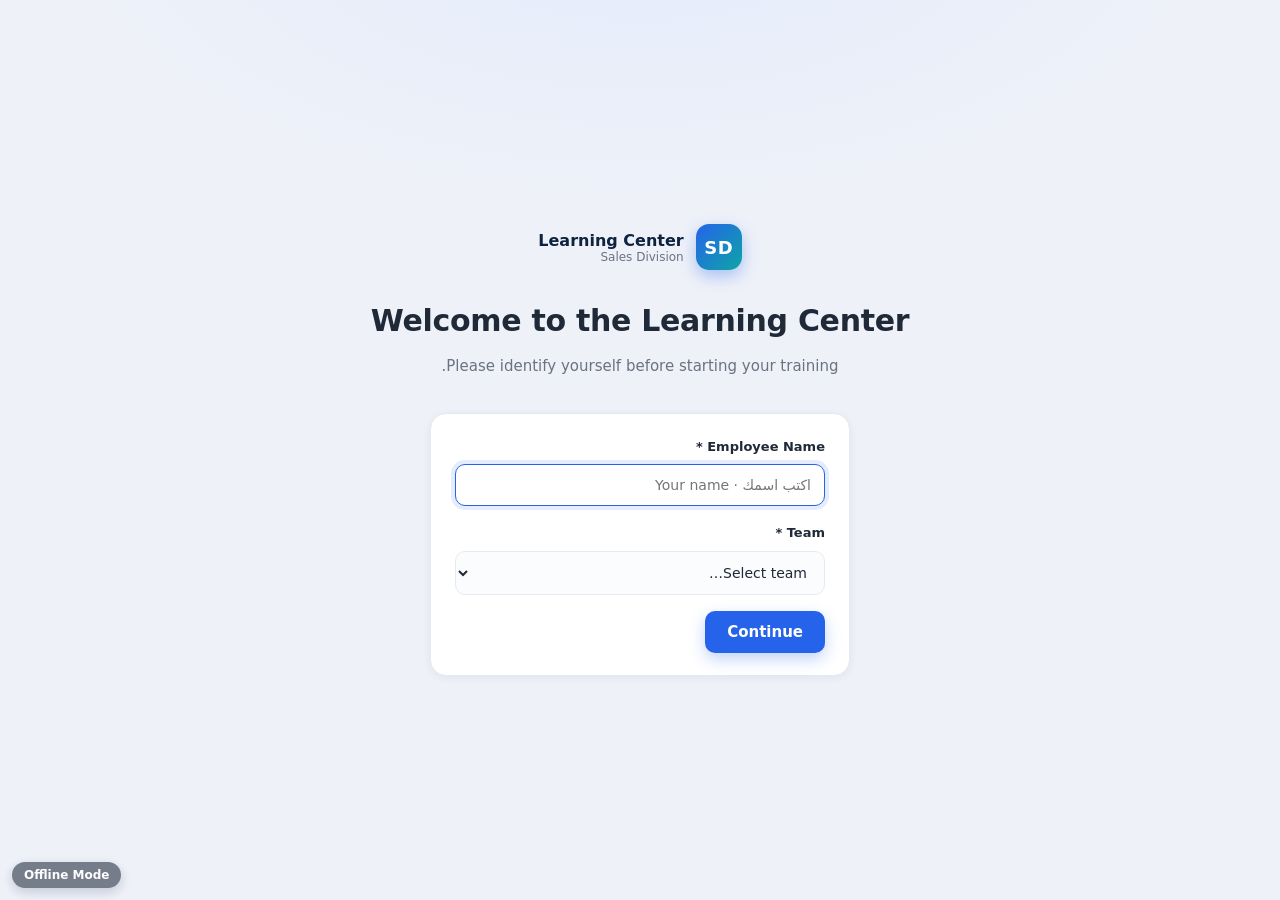
<file: index.html>
<!DOCTYPE html>
<html lang="ar" dir="rtl">
<head>
  <meta charset="UTF-8" />
  <meta name="viewport" content="width=device-width, initial-scale=1.0" />
  <title>Learning Center — Sales Division</title>
  <link rel="icon" href="favicon.svg" type="image/svg+xml" />
  <link rel="stylesheet" href="styles.css" />
  <script src="identity.js?v=persist-1"></script>
</head>
<body>

  <!-- ============ TEAM SELECTION (Learning Center) ============ -->
  <!-- Future: connect team selection to permissions / role-based access -->
  <div class="entry">
    <div class="entry-wrap">
      <div class="entry-brand">
        <div class="brand-logo">SD</div>
        <div class="entry-brand-text">
          <strong>Learning Center</strong>
          <span>Sales Division</span>
        </div>
      </div>

      <!-- ===== Identification (first visit) ===== -->
      <div id="identifyView" hidden>
        <h1 class="entry-title">Welcome to the Learning Center</h1>
        <p class="entry-sub">Please identify yourself before starting your training.</p>

        <form id="identifyForm" class="identify-form" autocomplete="off">
          <div class="field">
            <label for="idName">Employee Name *</label>
            <input type="text" id="idName" list="empList" placeholder="اكتب اسمك · Your name" autocomplete="off" />
            <datalist id="empList"></datalist>
          </div>
          <div class="field">
            <label for="idTeam">Team *</label>
            <select id="idTeam">
              <option value="">Select team…</option>
              <option value="Sales">Sales</option>
              <option value="Sales Data">Sales Data</option>
              <option value="Sales Accounting">Sales Accounting</option>
            </select>
          </div>
          <div class="identify-actions">
            <button type="submit" class="btn btn-primary">Continue</button>
            <span class="form-msg" id="idMsg" role="status" aria-live="polite"></span>
          </div>
        </form>
      </div>

      <!-- ===== Team selection (after identification) ===== -->
      <div id="teamsView" hidden>
        <div class="entry-user" id="entryUser"></div>
        <h1 class="entry-title">Learning Center</h1>
        <p class="entry-sub">Select your team to open the correct training path.</p>

        <!-- Team cards are rendered data-driven from academies.js (one system, many academies) -->
        <div class="team-grid" id="teamGrid"></div>
      </div>
    </div>
  </div>

  <script src="supabase.js"></script>
  <script src="tracking.js?v=track-1"></script>
  <script src="academies.js"></script>
  <script src="script.js"></script>
</body>
</html>
</file>
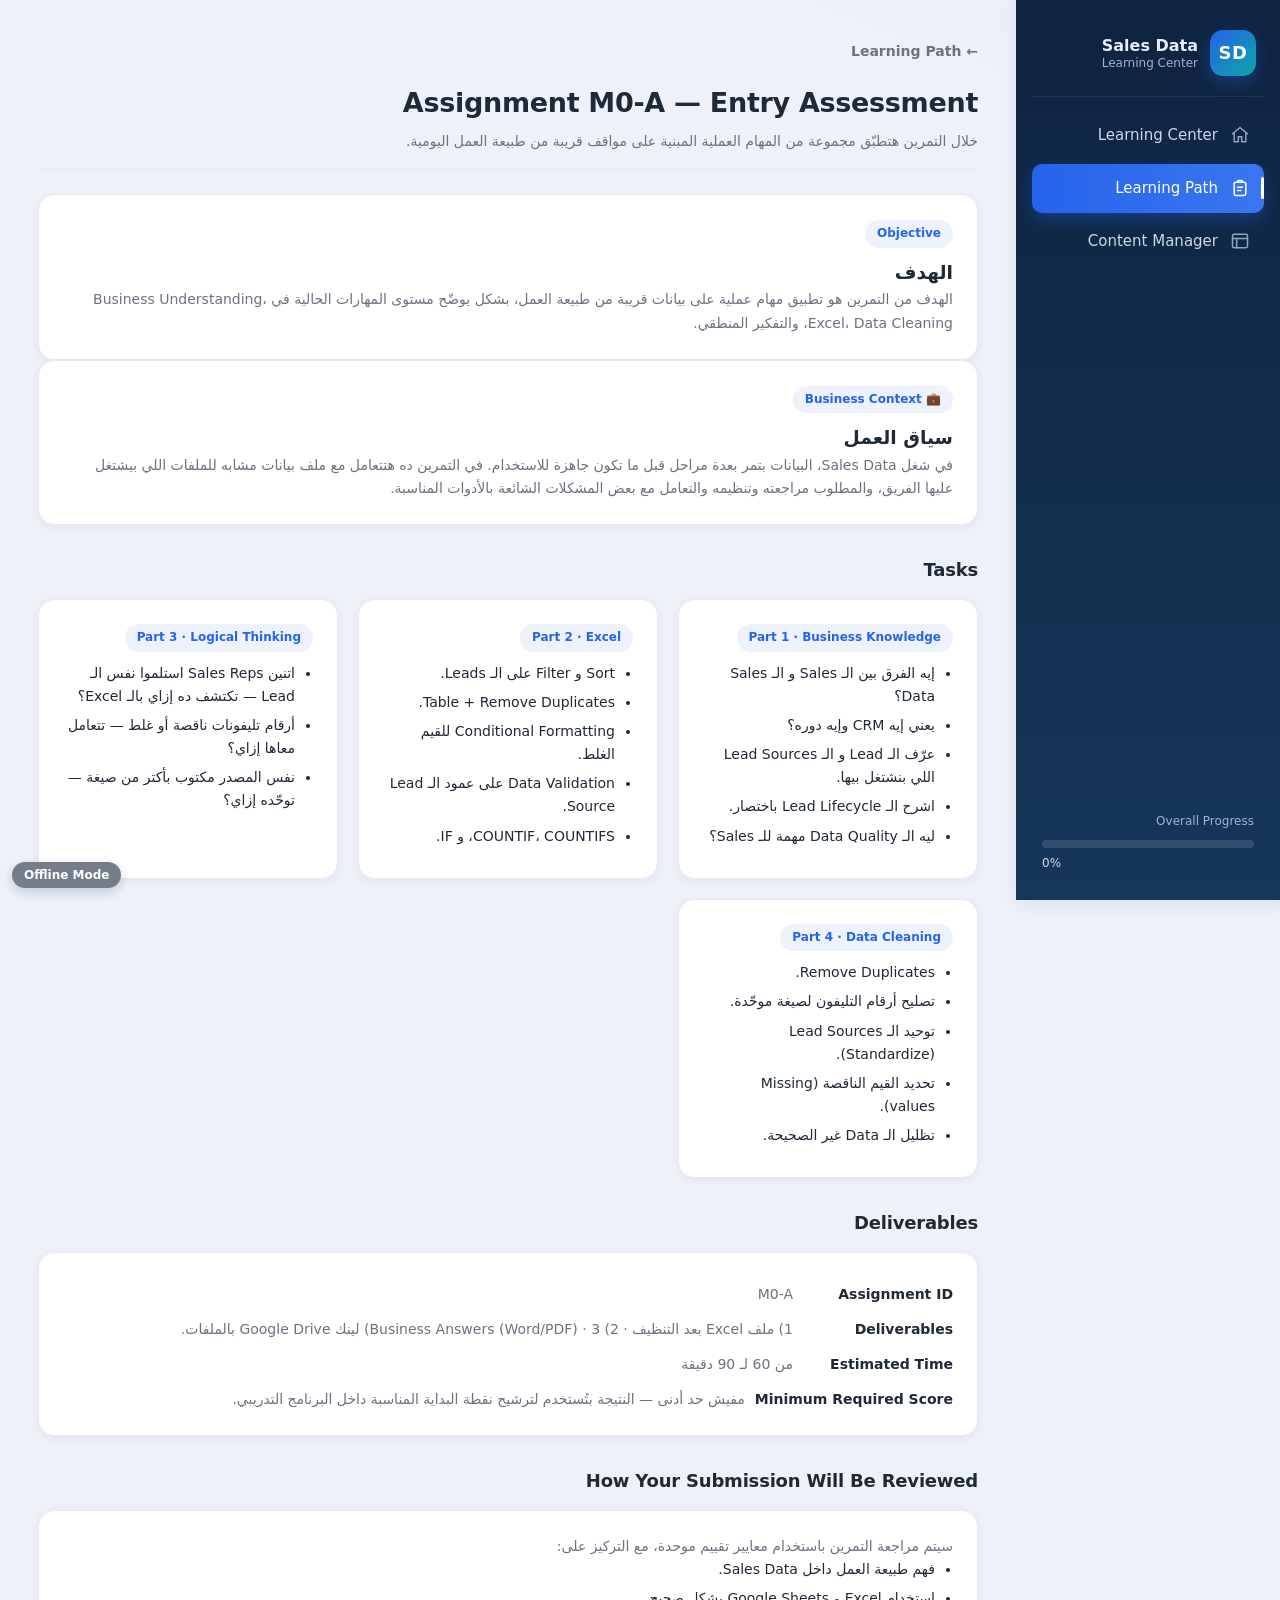
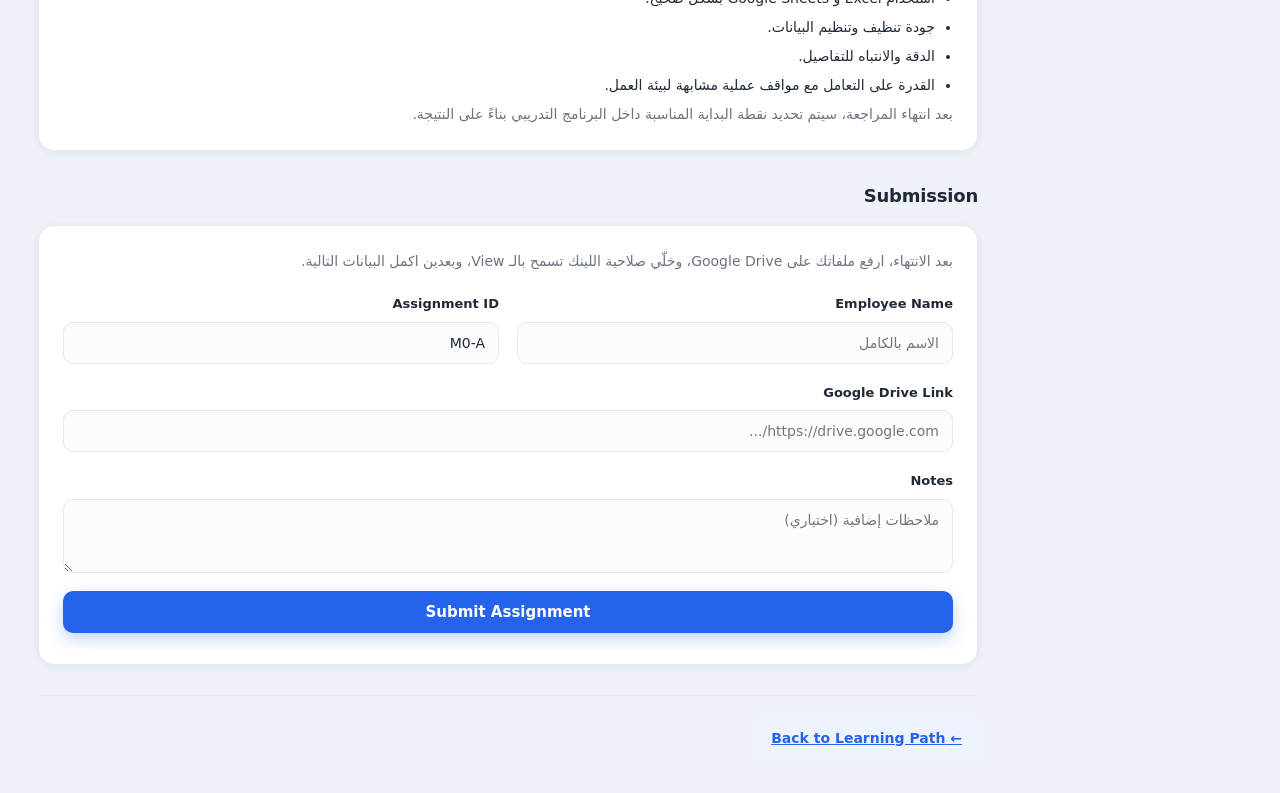
<file: assignment_M0.html>
<!DOCTYPE html>
<html lang="ar" dir="rtl">
<head>
  <meta charset="UTF-8" />
  <meta name="viewport" content="width=device-width, initial-scale=1.0" />
  <title>Assignment M0-A — Submission · Sales Data</title>
  <link rel="icon" href="favicon.svg" type="image/svg+xml" />
  <link rel="stylesheet" href="styles.css" />
  <script src="identity.js"></script>
</head>
<body>

  <!-- ============ MOBILE TOP BAR ============ -->
  <header class="topbar">
    <button class="menu-btn" id="menuBtn" aria-label="Open menu" aria-expanded="false" aria-controls="sidebar">☰</button>
    <span class="topbar-logo">SD</span>
    <span class="topbar-title">Sales Data — Learning Center</span>
  </header>

  <div class="layout">

    <!-- ============ SIDEBAR ============ -->
    <aside class="sidebar" id="sidebar">
      <div class="brand">
        <div class="brand-logo">SD</div>
        <div class="brand-text">
          <strong>Sales Data</strong>
          <span>Learning Center</span>
        </div>
      </div>

      <nav class="nav" aria-label="Main">
        <a class="nav-item" href="index.html">
          <span class="nav-ico" aria-hidden="true">
            <svg viewBox="0 0 24 24" fill="none" stroke="currentColor" stroke-width="1.8" stroke-linecap="round" stroke-linejoin="round"><path d="M3 10.5 12 3l9 7.5"/><path d="M5 9.5V20h5v-6h4v6h5V9.5"/></svg>
          </span>
          <span class="nav-label">Learning Center</span>
        </a>
        <a class="nav-item active" href="learning_path.html?team=sales-data">
          <span class="nav-ico" aria-hidden="true">
            <svg viewBox="0 0 24 24" fill="none" stroke="currentColor" stroke-width="1.8" stroke-linecap="round" stroke-linejoin="round"><rect x="5" y="5" width="14" height="16" rx="2"/><path d="M9 5V4.2A1.2 1.2 0 0 1 10.2 3h3.6A1.2 1.2 0 0 1 15 4.2V5"/><path d="M9 11h6"/><path d="M9 15h4"/></svg>
          </span>
          <span class="nav-label">Learning Path</span>
        </a>
        <a class="nav-item" href="content_manager.html">
          <span class="nav-ico" aria-hidden="true">
            <svg viewBox="0 0 24 24" fill="none" stroke="currentColor" stroke-width="1.8" stroke-linecap="round" stroke-linejoin="round"><rect x="3" y="4" width="18" height="16" rx="2"/><path d="M3 9h18"/><path d="M8 20V9"/></svg>
          </span>
          <span class="nav-label">Content Manager</span>
        </a>
      </nav>

      <div class="sidebar-foot">
        <div class="foot-progress">
          <div class="foot-label">Overall Progress</div>
          <div class="progress-bar"><span style="width:0%"></span></div>
          <div class="foot-percent">0%</div>
        </div>
      </div>
    </aside>

    <div class="backdrop" id="backdrop"></div>

    <!-- ============ MAIN CONTENT ============ -->
    <main class="content">

      <a class="back-link" href="learning_path.html?team=sales-data" aria-label="Back to Learning Path">← Learning Path</a>

      <div class="page-head reveal">
        <h1>Assignment M0-A — Entry Assessment</h1>
        <p class="muted">خلال التمرين هتطبّق مجموعة من المهام العملية المبنية على مواقف قريبة من طبيعة العمل اليومية.</p>
      </div>

      <!-- Objective -->
      <div class="card reveal">
        <span class="part-tag">Objective</span>
        <h3>الهدف</h3>
        <p class="muted" style="font-size:14px">
          الهدف من التمرين هو تطبيق مهام عملية على بيانات قريبة من طبيعة العمل،
          بشكل يوضّح مستوى المهارات الحالية في Business Understanding، Excel،
          Data Cleaning، والتفكير المنطقي.
        </p>
      </div>

      <!-- Business Scenario -->
      <div class="card reveal">
        <span class="part-tag">💼 Business Context</span>
        <h3>سياق العمل</h3>
        <p class="muted" style="font-size:14px">
          في شغل Sales Data، البيانات بتمر بعدة مراحل قبل ما تكون جاهزة للاستخدام.
          في التمرين ده هتتعامل مع ملف بيانات مشابه للملفات اللي بيشتغل عليها الفريق،
          والمطلوب مراجعته وتنظيمه والتعامل مع بعض المشكلات الشائعة بالأدوات المناسبة.
        </p>
      </div>

      <!-- Tasks -->
      <h2 class="block-title">Tasks</h2>
      <div class="cards-grid">
        <div class="card assess-card reveal">
          <span class="part-tag">Part 1 · Business Knowledge</span>
          <ul class="assess-list">
            <li>إيه الفرق بين الـ Sales و الـ Sales Data؟</li>
            <li>يعني إيه CRM وإيه دوره؟</li>
            <li>عرّف الـ Lead و الـ Lead Sources اللي بنشتغل بيها.</li>
            <li>اشرح الـ Lead Lifecycle باختصار.</li>
            <li>ليه الـ Data Quality مهمة للـ Sales؟</li>
          </ul>
        </div>
        <div class="card assess-card reveal">
          <span class="part-tag">Part 2 · Excel</span>
          <ul class="assess-list">
            <li>Sort و Filter على الـ Leads.</li>
            <li>Table + Remove Duplicates.</li>
            <li>Conditional Formatting للقيم الغلط.</li>
            <li>Data Validation على عمود الـ Lead Source.</li>
            <li>COUNTIF، COUNTIFS، و IF.</li>
          </ul>
        </div>
        <div class="card assess-card reveal">
          <span class="part-tag">Part 3 · Logical Thinking</span>
          <ul class="assess-list">
            <li>اتنين Sales Reps استلموا نفس الـ Lead — تكتشف ده إزاي بالـ Excel؟</li>
            <li>أرقام تليفونات ناقصة أو غلط — تتعامل معاها إزاي؟</li>
            <li>نفس المصدر مكتوب بأكتر من صيغة — توحّده إزاي؟</li>
          </ul>
        </div>
        <div class="card assess-card reveal">
          <span class="part-tag">Part 4 · Data Cleaning</span>
          <ul class="assess-list">
            <li>Remove Duplicates.</li>
            <li>تصليح أرقام التليفون لصيغة موحّدة.</li>
            <li>توحيد الـ Lead Sources (Standardize).</li>
            <li>تحديد القيم الناقصة (Missing values).</li>
            <li>تظليل الـ Data غير الصحيحة.</li>
          </ul>
        </div>
      </div>

      <!-- Deliverables + meta -->
      <h2 class="block-title">Deliverables</h2>
      <div class="card reveal">
        <div class="detail-list">
          <div class="detail-row"><span class="detail-label">Assignment ID</span><span class="detail-value">M0-A</span></div>
          <div class="detail-row"><span class="detail-label">Deliverables</span><span class="detail-value">1) ملف Excel بعد التنظيف · 2) Business Answers (Word/PDF) · 3) لينك Google Drive بالملفات.</span></div>
          <div class="detail-row"><span class="detail-label">Estimated Time</span><span class="detail-value">من 60 لـ 90 دقيقة</span></div>
          <div class="detail-row"><span class="detail-label">Minimum Required Score</span><span class="detail-value">مفيش حد أدنى — النتيجة بتُستخدم لترشيح نقطة البداية المناسبة داخل البرنامج التدريبي.</span></div>
        </div>
      </div>

      <!-- ============================================================
           Employees see the review CRITERIA only — not the point split.
           INTERNAL rubric (managers only — for the future Manager Review page):
             Business Knowledge 20 · Excel Skills 35 · Data Cleaning 25 · Logical Thinking 20 · Total 100
           Do NOT display the point distribution to employees.
           ============================================================ -->
      <h2 class="block-title">How Your Submission Will Be Reviewed</h2>
      <div class="card reveal">
        <p class="muted" style="font-size:14px">سيتم مراجعة التمرين باستخدام معايير تقييم موحدة، مع التركيز على:</p>
        <ul class="assess-list">
          <li>فهم طبيعة العمل داخل Sales Data.</li>
          <li>استخدام Excel و Google Sheets بشكل صحيح.</li>
          <li>جودة تنظيف وتنظيم البيانات.</li>
          <li>الدقة والانتباه للتفاصيل.</li>
          <li>القدرة على التعامل مع مواقف عملية مشابهة لبيئة العمل.</li>
        </ul>
        <p class="muted" style="font-size:14px">بعد انتهاء المراجعة، سيتم تحديد نقطة البداية المناسبة داخل البرنامج التدريبي بناءً على النتيجة.</p>
      </div>

      <!-- Submission -->
      <h2 class="block-title">Submission</h2>
      <div class="card form-card reveal" id="submitForm">
        <p class="muted" style="margin-bottom:4px">
          بعد الانتهاء، ارفع ملفاتك على Google Drive، وخلّي صلاحية اللينك تسمح بالـ View،
          وبعدين اكمل البيانات التالية.
        </p>

        <!--
          ============================================================
          This form saves the submission to Supabase (submissions table)
          via the API layer in supabase.js (SB.insertSubmission).
          Config lives in supabase.js. On success it redirects to
          submission_success.html.
          ============================================================
        -->
        <form id="assignmentForm" class="form-grid">
          <div class="field">
            <label for="empName">Employee Name</label>
            <input type="text" id="empName" placeholder="الاسم بالكامل" />
          </div>
          <div class="field">
            <label for="assignId">Assignment ID</label>
            <!-- Fixed to M0-A on this page. -->
            <input type="text" id="assignId" value="M0-A" readonly />
          </div>
          <div class="field field-full">
            <label for="subLink">Google Drive Link</label>
            <input type="url" id="subLink" placeholder="https://drive.google.com/..." />
          </div>
          <div class="field field-full">
            <label for="notes">Notes</label>
            <textarea id="notes" rows="3" placeholder="ملاحظات إضافية (اختياري)"></textarea>
          </div>
          <div class="field field-full">
            <button type="submit" class="btn btn-primary">Submit Assignment</button>
            <span class="form-msg" id="formMsg" role="status" aria-live="polite"></span>
          </div>
        </form>
      </div>

      <div class="page-actions reveal">
        <a class="btn btn-ghost" href="learning_path.html">← Back to Learning Path</a>
      </div>

    </main>
  </div>

  <script src="supabase.js"></script>
  <script src="script.js"></script>
</body>
</html>
</file>
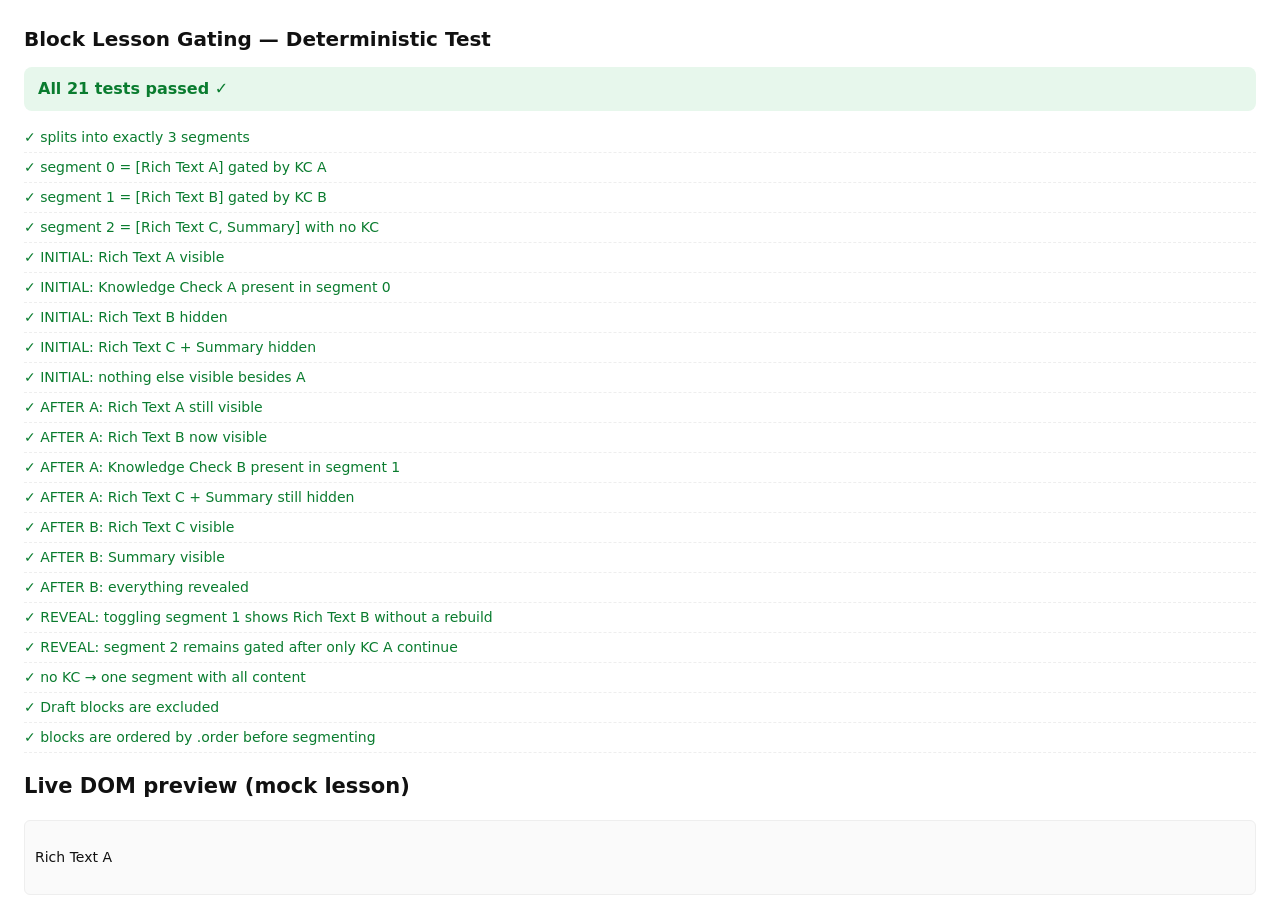
<file: blocks_gating_test.html>
<!DOCTYPE html>
<html lang="en">
<head>
  <meta charset="UTF-8" />
  <meta name="viewport" content="width=device-width, initial-scale=1.0" />
  <title>Block Lesson Gating — Deterministic Test</title>
  <!-- TEMPORARY test harness for the render-time Knowledge Check gating.
       Loads the REAL lessonSegments / buildSegmentedLesson from academies.js and
       asserts the exact required behaviour against a mock blocks array. Open this
       file in a browser; all rows must be green. Safe to delete once verified. -->
  <script src="academies.js"></script>
  <style>
    body { font: 14px/1.5 system-ui, sans-serif; margin: 24px; color: #111; }
    h1 { font-size: 20px; }
    .case { margin: 18px 0; padding: 12px 14px; border: 1px solid #ddd; border-radius: 8px; }
    .row { padding: 4px 0; border-bottom: 1px dashed #eee; }
    .pass { color: #0a7c2f; } .fail { color: #c0271e; font-weight: 700; }
    #summary { font-size: 16px; font-weight: 700; margin: 12px 0; padding: 10px 14px; border-radius: 8px; }
    #summary.ok { background: #e7f7ec; color: #0a7c2f; }
    #summary.bad { background: #fdeceb; color: #c0271e; }
    .preview { margin-top: 10px; padding: 10px; background: #fafafa; border: 1px solid #eee; border-radius: 6px; }
    .kc-segment[hidden] { display: none !important; }
    .lesson-block { padding: 2px 0; }
    code { background: #f2f2f2; padding: 1px 4px; border-radius: 3px; }
  </style>
</head>
<body>
  <h1>Block Lesson Gating — Deterministic Test</h1>
  <div id="summary">Running…</div>
  <div id="out"></div>

  <h2>Live DOM preview (mock lesson)</h2>
  <div class="preview" id="preview"></div>

  <script>
    /* ---- The exact required test case ---- */
    const KC_A = { id: "kcA", type: "mcq", question: "Question A?", choices: ["x", "y"], correct: 0 };
    const KC_B = { id: "kcB", type: "truefalse", question: "Question B?", correct: "true" };
    const BLOCKS = [
      { id: "b1", type: "richtext", order: 1, status: "Published", data: { html: "<p>Rich Text A</p>" } },
      { id: "b2", type: "knowledge", order: 2, status: "Published", data: KC_A },
      { id: "b3", type: "richtext", order: 3, status: "Published", data: { html: "<p>Rich Text B</p>" } },
      { id: "b4", type: "knowledge", order: 4, status: "Published", data: KC_B },
      { id: "b5", type: "richtext", order: 5, status: "Published", data: { html: "<p>Rich Text C</p>" } },
      { id: "b6", type: "summary", order: 6, status: "Published", data: { html: "<p>Summary</p>" } }
    ];

    const out = document.getElementById("out");
    let passed = 0, failed = 0;
    function assert(desc, cond) {
      const row = document.createElement("div");
      row.className = "row " + (cond ? "pass" : "fail");
      row.textContent = (cond ? "✓ " : "✗ FAIL — ") + desc;
      out.appendChild(row);
      cond ? passed++ : failed++;
    }
    // Does a segment wrapper (and thus its blocks) render visibly?
    function visible(host, segIndex) {
      const w = host.querySelector(`.kc-segment[data-seg-index="${segIndex}"]`);
      return !!w && !w.hidden && w.style.display !== "none";
    }
    function textOf(host, segIndex) {
      const w = host.querySelector(`.kc-segment[data-seg-index="${segIndex}"]`);
      return w ? w.textContent.replace(/\s+/g, " ").trim() : "";
    }
    // Visible text across only the currently-shown segments (what an employee sees).
    function visibleText(host) {
      return Array.from(host.querySelectorAll(".kc-segment"))
        .filter(w => !w.hidden && w.style.display !== "none")
        .map(w => w.textContent).join(" ").replace(/\s+/g, " ").trim();
    }

    /* ===== 1. Pure segmentation ===== */
    const segs = lessonSegments(BLOCKS);
    assert("splits into exactly 3 segments", segs.length === 3);
    assert("segment 0 = [Rich Text A] gated by KC A", segs[0].content.length === 1 && segs[0].kc && kcBlockId(segs[0].kc) === "kcA");
    assert("segment 1 = [Rich Text B] gated by KC B", segs[1].content.length === 1 && segs[1].kc && kcBlockId(segs[1].kc) === "kcB");
    assert("segment 2 = [Rich Text C, Summary] with no KC", segs[2].content.length === 2 && !segs[2].kc);

    /* ===== 2. Initial render (nothing passed) ===== */
    const host = document.getElementById("preview");
    buildSegmentedLesson(host, BLOCKS, new Set());
    assert("INITIAL: Rich Text A visible", visible(host, 0) && textOf(host, 0).includes("Rich Text A"));
    assert("INITIAL: Knowledge Check A present in segment 0", host.querySelectorAll('.kc-segment[data-seg-index="0"] .kc-block').length === 1);
    assert("INITIAL: Rich Text B hidden", !visible(host, 1));
    assert("INITIAL: Rich Text C + Summary hidden", !visible(host, 2));
    assert("INITIAL: nothing else visible besides A", !/Rich Text B|Rich Text C|Summary/.test(visibleText(host)));

    /* ===== 3. After passing KC A (revealed set has kcA) ===== */
    buildSegmentedLesson(host, BLOCKS, new Set(["kcA"]));
    assert("AFTER A: Rich Text A still visible", visible(host, 0));
    assert("AFTER A: Rich Text B now visible", visible(host, 1) && textOf(host, 1).includes("Rich Text B"));
    assert("AFTER A: Knowledge Check B present in segment 1", host.querySelectorAll('.kc-segment[data-seg-index="1"] .kc-block').length === 1);
    assert("AFTER A: Rich Text C + Summary still hidden", !visible(host, 2));

    /* ===== 4. After passing KC B too ===== */
    buildSegmentedLesson(host, BLOCKS, new Set(["kcA", "kcB"]));
    assert("AFTER B: Rich Text C visible", visible(host, 2) && textOf(host, 2).includes("Rich Text C"));
    assert("AFTER B: Summary visible", textOf(host, 2).includes("Summary"));
    assert("AFTER B: everything revealed", /Rich Text A/.test(visibleText(host)) && /Rich Text B/.test(visibleText(host)) && /Rich Text C/.test(visibleText(host)) && /Summary/.test(visibleText(host)));

    /* ===== 5. Live reveal mechanic (single hidden→shown toggle, no node moving) ===== */
    buildSegmentedLesson(host, BLOCKS, new Set());
    const seg1 = host.querySelector('.kc-segment[data-seg-index="1"]');
    seg1.hidden = false; seg1.style.display = "";               // what revealNextGate() does
    assert("REVEAL: toggling segment 1 shows Rich Text B without a rebuild", visible(host, 1));
    assert("REVEAL: segment 2 remains gated after only KC A continue", !visible(host, 2));

    /* ===== 6. Edge cases ===== */
    assert("no KC → one segment with all content", lessonSegments([
      { id: "x1", type: "richtext", order: 1, status: "Published", data: { html: "only" } }
    ]).length === 1);
    assert("Draft blocks are excluded", lessonSegments([
      { id: "d1", type: "richtext", order: 1, status: "Draft", data: { html: "draft" } },
      { id: "d2", type: "richtext", order: 2, status: "Published", data: { html: "live" } }
    ])[0].content.length === 1);
    assert("blocks are ordered by .order before segmenting", (() => {
      const s = lessonSegments([
        { id: "o2", type: "richtext", order: 2, status: "Published", data: { html: "second" } },
        { id: "o1", type: "richtext", order: 1, status: "Published", data: { html: "first" } }
      ]);
      return s[0].content[0].data.html === "first";
    })());

    // Restore the "initial" view for visual inspection.
    buildSegmentedLesson(host, BLOCKS, new Set());

    const sum = document.getElementById("summary");
    sum.className = failed ? "bad" : "ok";
    sum.textContent = failed
      ? `${failed} test(s) FAILED, ${passed} passed`
      : `All ${passed} tests passed ✓`;
  </script>
</body>
</html>
</file>
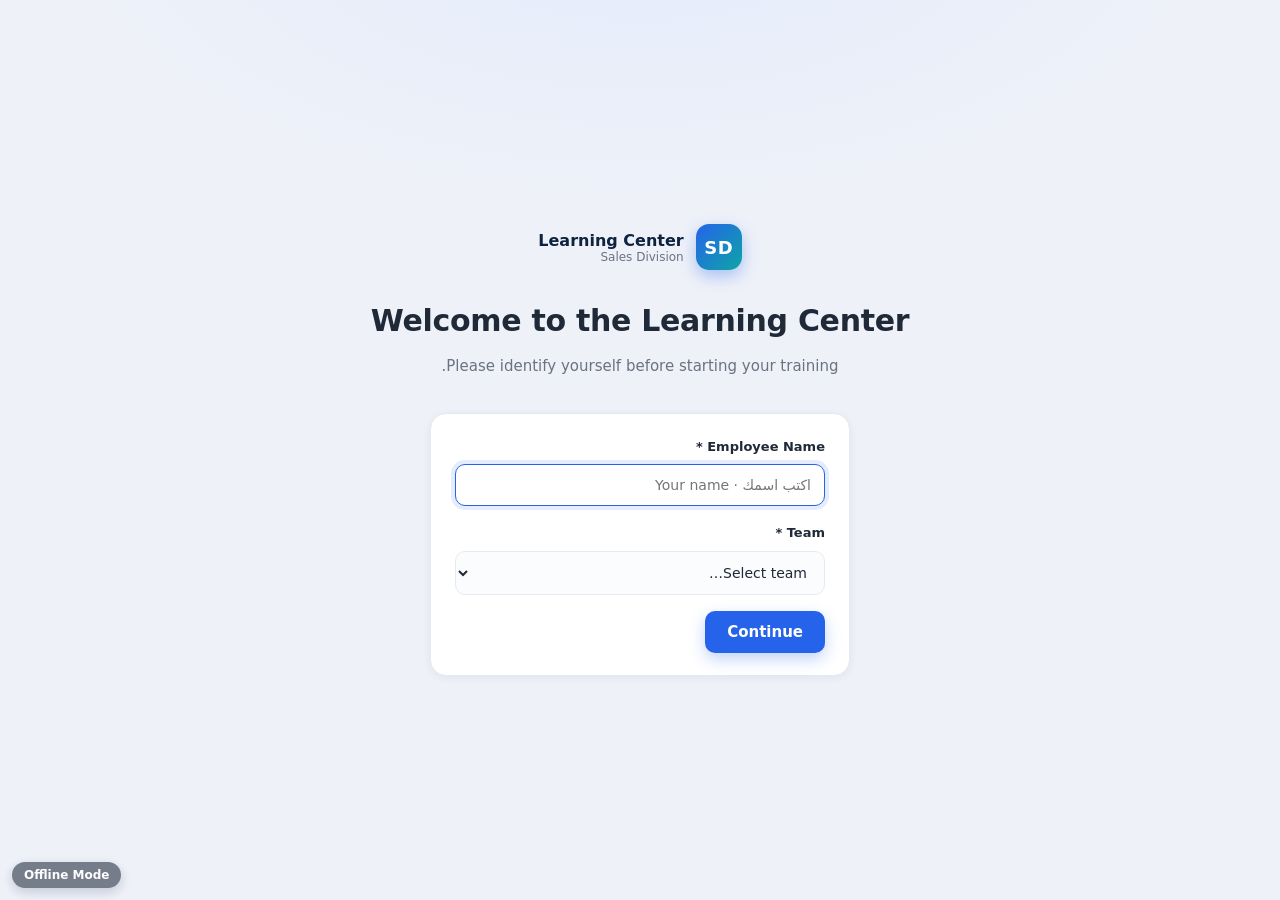
<file: content_health.html>
<!DOCTYPE html>
<html lang="ar" dir="rtl">
<!--
  Content Health — content-creator QA for the selected academy (relocated here
  from the old "Dashboard" page). Read-only, built from existing localStorage
  data (academies.js) via dashboard.js — validation logic unchanged.
  This is a Content Manager section (for content creators), NOT the main dashboard.
-->
<head>
  <meta charset="UTF-8" />
  <meta name="viewport" content="width=device-width, initial-scale=1.0" />
  <title>Content Health · Content Manager</title>
  <link rel="icon" href="favicon.svg" type="image/svg+xml" />
  <link rel="stylesheet" href="styles.css?v=ia-1" />
  <script src="identity.js"></script>
  <!-- Content Health is a content-creator (admin) page — redirect non-admins early. -->
  <script>(function(){ try{ if (window.Identity && window.Identity.isAdmin && !window.Identity.isAdmin()) location.replace("learning_path.html"); }catch(e){} })();</script>
</head>
<body>

  <header class="topbar">
    <button class="menu-btn" id="menuBtn" aria-label="Open menu" aria-expanded="false" aria-controls="sidebar">☰</button>
    <span class="topbar-logo">SD</span>
    <span class="topbar-title">Sales Data — Learning Center</span>
  </header>

  <div class="layout">
    <aside class="sidebar" id="sidebar">
      <div class="brand">
        <div class="brand-logo">SD</div>
        <div class="brand-text"><strong>Sales Data</strong><span>Learning Center</span></div>
      </div>
      <nav class="nav" aria-label="Main">
        <a class="nav-item" href="index.html"><span class="nav-ico" aria-hidden="true"><svg viewBox="0 0 24 24" fill="none" stroke="currentColor" stroke-width="1.8" stroke-linecap="round" stroke-linejoin="round"><path d="M3 10.5 12 3l9 7.5"/><path d="M5 9.5V20h5v-6h4v6h5V9.5"/></svg></span><span class="nav-label">Learning Center</span></a>
        <a class="nav-item" href="learning_path.html"><span class="nav-ico" aria-hidden="true"><svg viewBox="0 0 24 24" fill="none" stroke="currentColor" stroke-width="1.8" stroke-linecap="round" stroke-linejoin="round"><rect x="5" y="5" width="14" height="16" rx="2"/><path d="M9 5V4.2A1.2 1.2 0 0 1 10.2 3h3.6A1.2 1.2 0 0 1 15 4.2V5"/><path d="M9 11h6"/><path d="M9 15h4"/></svg></span><span class="nav-label">Learning Path</span></a>
        <a class="nav-item active" href="content_manager.html"><span class="nav-ico" aria-hidden="true"><svg viewBox="0 0 24 24" fill="none" stroke="currentColor" stroke-width="1.8" stroke-linecap="round" stroke-linejoin="round"><rect x="3" y="4" width="18" height="16" rx="2"/><path d="M3 9h18"/><path d="M8 20V9"/></svg></span><span class="nav-label">Content Manager</span></a>
        <a class="nav-item" href="employee_progress.html"><span class="nav-ico" aria-hidden="true"><svg viewBox="0 0 24 24" fill="none" stroke="currentColor" stroke-width="1.8" stroke-linecap="round" stroke-linejoin="round"><path d="M16 21v-2a4 4 0 0 0-4-4H6a4 4 0 0 0-4 4v2"/><circle cx="9" cy="7" r="4"/><path d="M22 21v-2a4 4 0 0 0-3-3.87"/><path d="M16 3.13a4 4 0 0 1 0 7.75"/></svg></span><span class="nav-label">Employee Progress</span></a>
        <a class="nav-item" href="submission_review.html"><span class="nav-ico" aria-hidden="true"><svg viewBox="0 0 24 24" fill="none" stroke="currentColor" stroke-width="1.8" stroke-linecap="round" stroke-linejoin="round"><path d="M9 11l3 3L22 4"/><path d="M21 12v7a2 2 0 0 1-2 2H5a2 2 0 0 1-2-2V5a2 2 0 0 1 2-2h11"/></svg></span><span class="nav-label">Submission Review</span></a>
        <a class="nav-item" href="dashboard.html"><span class="nav-ico" aria-hidden="true"><svg viewBox="0 0 24 24" fill="none" stroke="currentColor" stroke-width="1.8" stroke-linecap="round" stroke-linejoin="round"><path d="M4 20V10"/><path d="M10 20V4"/><path d="M16 20v-7"/><path d="M2 20h20"/></svg></span><span class="nav-label">Learning Dashboard</span></a>
      </nav>
      <div class="sidebar-foot">
        <div class="foot-progress"><div class="foot-label">Overall Progress</div><div class="progress-bar"><span style="width:0%"></span></div><div class="foot-percent">0%</div></div>
      </div>
    </aside>

    <div class="backdrop" id="backdrop"></div>

    <main class="content">
      <a class="back-link" href="content_manager.html" aria-label="Back to Content Manager">← Content Manager</a>

      <div class="page-head reveal">
        <h1>Content Health</h1>
        <p class="muted" id="dashSubtitle">فحص جودة واكتمال المحتوى للأكاديمية المختارة — للمنشئين فقط.</p>
      </div>

      <!-- Content Manager section tabs -->
      <div class="cm-tabs reveal" role="tablist" aria-label="Content Manager sections">
        <a class="cm-tab" href="content_manager.html" role="tab">Modules</a>
        <a class="cm-tab" href="content_manager.html#lessons" role="tab">Lessons</a>
        <span class="cm-tab active" role="tab" aria-current="page" aria-selected="true">Content Health</span>
      </div>

      <!-- Academy selector -->
      <div class="dash-toolbar reveal">
        <label for="dashAcademy" class="dash-toolbar-label">Academy</label>
        <select id="dashAcademy"></select>
        <span class="dash-academy-name" id="dashAcademyName"></span>
      </div>

      <!-- Overview -->
      <section class="reveal">
        <h3 class="cm-list-heading">Overview</h3>
        <div class="dash-stats" id="dashStats"></div>
      </section>

      <!-- Content completeness -->
      <section class="reveal">
        <h3 class="cm-list-heading">Content Completeness</h3>
        <div class="dash-panel" id="dashCompleteness"></div>
      </section>

      <!-- Content health warnings (missing KCs / assignments / empty lessons / draft / unpublished) -->
      <section class="reveal">
        <h3 class="cm-list-heading">Warnings</h3>
        <div class="dash-panel" id="dashHealth"></div>
      </section>

      <!-- Quick actions -->
      <section class="reveal">
        <h3 class="cm-list-heading">Quick Actions</h3>
        <div class="dash-actions" id="dashActions"></div>
      </section>
    </main>
  </div>

  <script src="supabase.js"></script>
  <script src="academies.js"></script>
  <script src="script.js"></script>
  <script src="dashboard.js"></script>
</body>
</html>
</file>
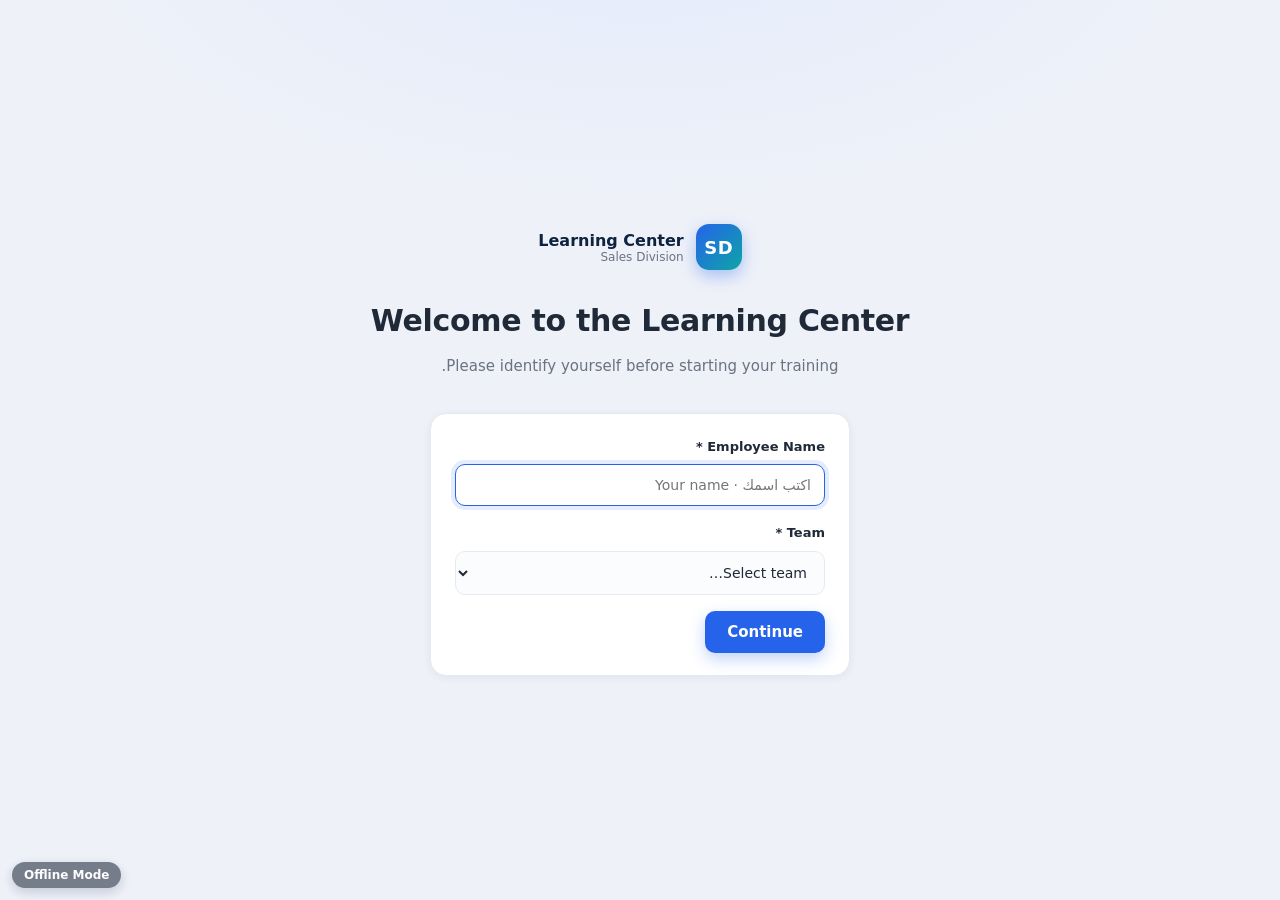
<file: content_manager.html>
<!DOCTYPE html>
<html lang="ar" dir="rtl">
<!--
  Content Manager — front-end only (no backend / no auth yet).
  Tabbed structure. For now only the "Modules" tab is implemented;
  the rest are Coming Soon. Data is stored in localStorage (academies.js).
-->
<head>
  <meta charset="UTF-8" />
  <meta name="viewport" content="width=device-width, initial-scale=1.0" />
  <title>Content Manager · Sales Data</title>
  <link rel="icon" href="favicon.svg" type="image/svg+xml" />
  <link rel="stylesheet" href="styles.css?v=asg-2" />
  <script src="identity.js"></script>
</head>
<body>

  <!-- ============ MOBILE TOP BAR ============ -->
  <header class="topbar">
    <button class="menu-btn" id="menuBtn" aria-label="Open menu" aria-expanded="false" aria-controls="sidebar">☰</button>
    <span class="topbar-logo">SD</span>
    <span class="topbar-title">Sales Data — Learning Center</span>
  </header>

  <div class="layout">

    <!-- ============ SIDEBAR ============ -->
    <aside class="sidebar" id="sidebar">
      <div class="brand">
        <div class="brand-logo">SD</div>
        <div class="brand-text">
          <strong>Sales Data</strong>
          <span>Learning Center</span>
        </div>
      </div>

      <nav class="nav" aria-label="Main">
        <a class="nav-item" href="index.html"><span class="nav-ico" aria-hidden="true"><svg viewBox="0 0 24 24" fill="none" stroke="currentColor" stroke-width="1.8" stroke-linecap="round" stroke-linejoin="round"><path d="M3 10.5 12 3l9 7.5"/><path d="M5 9.5V20h5v-6h4v6h5V9.5"/></svg></span><span class="nav-label">Learning Center</span></a>
        <a class="nav-item" href="learning_path.html"><span class="nav-ico" aria-hidden="true"><svg viewBox="0 0 24 24" fill="none" stroke="currentColor" stroke-width="1.8" stroke-linecap="round" stroke-linejoin="round"><rect x="5" y="5" width="14" height="16" rx="2"/><path d="M9 5V4.2A1.2 1.2 0 0 1 10.2 3h3.6A1.2 1.2 0 0 1 15 4.2V5"/><path d="M9 11h6"/><path d="M9 15h4"/></svg></span><span class="nav-label">Learning Path</span></a>
        <a class="nav-item active" href="content_manager.html"><span class="nav-ico" aria-hidden="true"><svg viewBox="0 0 24 24" fill="none" stroke="currentColor" stroke-width="1.8" stroke-linecap="round" stroke-linejoin="round"><rect x="3" y="4" width="18" height="16" rx="2"/><path d="M3 9h18"/><path d="M8 20V9"/></svg></span><span class="nav-label">Content Manager</span></a>
        <a class="nav-item" href="employee_progress.html"><span class="nav-ico" aria-hidden="true"><svg viewBox="0 0 24 24" fill="none" stroke="currentColor" stroke-width="1.8" stroke-linecap="round" stroke-linejoin="round"><path d="M16 21v-2a4 4 0 0 0-4-4H6a4 4 0 0 0-4 4v2"/><circle cx="9" cy="7" r="4"/><path d="M22 21v-2a4 4 0 0 0-3-3.87"/><path d="M16 3.13a4 4 0 0 1 0 7.75"/></svg></span><span class="nav-label">Employee Progress</span></a>
        <a class="nav-item" href="submission_review.html"><span class="nav-ico" aria-hidden="true"><svg viewBox="0 0 24 24" fill="none" stroke="currentColor" stroke-width="1.8" stroke-linecap="round" stroke-linejoin="round"><path d="M9 11l3 3L22 4"/><path d="M21 12v7a2 2 0 0 1-2 2H5a2 2 0 0 1-2-2V5a2 2 0 0 1 2-2h11"/></svg></span><span class="nav-label">Submission Review</span></a>
        <a class="nav-item" href="dashboard.html"><span class="nav-ico" aria-hidden="true"><svg viewBox="0 0 24 24" fill="none" stroke="currentColor" stroke-width="1.8" stroke-linecap="round" stroke-linejoin="round"><path d="M4 20V10"/><path d="M10 20V4"/><path d="M16 20v-7"/><path d="M2 20h20"/></svg></span><span class="nav-label">Learning Dashboard</span></a>
      </nav>


      <div class="sidebar-foot">
        <div class="foot-progress">
          <div class="foot-label">Overall Progress</div>
          <div class="progress-bar"><span style="width:0%"></span></div>
          <div class="foot-percent">0%</div>
        </div>
      </div>
    </aside>

    <div class="backdrop" id="backdrop"></div>

    <!-- ============ MAIN CONTENT ============ -->
    <main class="content">

      <a class="back-link" href="learning_path.html" aria-label="Back to Learning Path">← Learning Path</a>

      <div class="page-head reveal">
        <h1>Content Manager</h1>
        <p class="muted">أنشئ وعدّل محتوى الأكاديميات من هنا.</p>
      </div>

      <!-- Content search (admin only) — searches the selected Academy's content -->
      <div class="cm-search reveal" id="cmSearch" hidden>
        <div class="cm-search-box">
          <span class="cm-search-ico" aria-hidden="true">🔎</span>
          <input type="search" id="cmSearchInput" class="cm-search-input"
                 placeholder="Search modules, lessons, content, assignments..."
                 autocomplete="off" aria-label="Search content" role="searchbox" />
          <button type="button" class="cm-search-clear" id="cmSearchClear" aria-label="Clear search" hidden>✕</button>
        </div>
        <div class="cm-search-results" id="cmSearchResults" role="listbox" aria-label="Search results" hidden></div>
      </div>

      <!-- Export / Import content backup (localStorage ↔ JSON file) -->
      <div class="cm-io reveal">
        <button class="btn btn-ghost" id="cmExportBtn">⬇ Export Content</button>
        <button class="btn btn-ghost" id="cmImportBtn">⬆ Import Content</button>
        <input type="file" id="cmImportFile" accept="application/json,.json" hidden />
        <span class="form-msg" id="cmIoMsg" role="status" aria-live="polite"></span>
      </div>

      <!-- Content Manager sections: Modules, Lessons, Content Health. -->
      <div class="cm-tabs reveal" role="tablist" aria-label="Content Manager sections">
        <button class="cm-tab active" data-tab="modules" role="tab" aria-selected="true">Modules</button>
        <button class="cm-tab" data-tab="lessons" role="tab" aria-selected="false">Lessons</button>
        <a class="cm-tab" href="content_health.html" role="tab">Content Health</a>
      </div>

      <!-- ===== MODULES TAB ===== -->
      <section id="tab-modules" class="cm-tabpanel reveal">

        <form id="moduleForm" class="card">
          <h3 class="cm-group-title">Create / Edit Module</h3>
          <input type="hidden" id="mId" />
          <div class="form-grid">
            <div class="field">
              <label for="mAcademy">Academy / Team</label>
              <select id="mAcademy"></select>
            </div>
            <div class="field">
              <label for="mNumber">Module Number</label>
              <input type="text" id="mNumber" placeholder="0, 1, 2, 3" />
            </div>
            <div class="field">
              <label for="mTitle">Module Title</label>
              <input type="text" id="mTitle" placeholder="Entry Assessment" />
            </div>
            <div class="field field-full">
              <label for="mDesc">Short Description</label>
              <input type="text" id="mDesc" placeholder="جملة قصيرة توضح الموديول" />
            </div>
            <div class="field field-full">
              <label>Learning Objectives</label>
              <div id="mObjectives" class="cm-obj-list"></div>
              <button type="button" class="btn btn-ghost" id="mAddObj">+ Add Objective</button>
              <p class="cm-hint">أضف الأهداف كنقاط. زرار ✕ بيشيل النقطة.</p>
            </div>
            <div class="field">
              <label for="mTime">Estimated Duration</label>
              <input type="text" id="mTime" placeholder="30 min, 1 hour" />
            </div>
            <div class="field">
              <label for="mDiff">Difficulty Level</label>
              <select id="mDiff">
                <option value="Foundation">Foundation</option>
                <option value="Beginner">Beginner</option>
                <option value="Intermediate">Intermediate</option>
                <option value="Advanced">Advanced</option>
              </select>
            </div>
            <div class="field field-full">
              <label for="mPrereq">Prerequisites</label>
              <input type="text" id="mPrereq" placeholder="مثال: إتمام Module 1، معرفة أساسية بـ Excel (اختياري)" />
            </div>
            <div class="field">
              <label for="mStatus">Status</label>
              <select id="mStatus">
                <option value="Draft">Draft</option>
                <option value="Published">Published</option>
                <option value="Locked">Locked</option>
              </select>
            </div>
          </div>
          <div class="cm-form-actions">
            <button type="submit" class="btn btn-primary" id="mSaveBtn">Save Module</button>
            <button type="button" class="btn btn-ghost" id="mResetBtn" hidden>Cancel Edit</button>
            <span class="form-msg" id="mMsg" role="status" aria-live="polite"></span>
          </div>
        </form>

        <h3 class="cm-list-heading" id="mListHeading">Modules</h3>
        <div class="cm-list" id="moduleList"></div>

      </section>

      <!-- ===== LESSONS / CONTENT TAB ===== -->
      <section id="tab-lessons" class="cm-tabpanel" hidden>

       <div class="cm-workspace">

        <!-- Content Structure panel: Academy → Modules → Lessons -->
        <aside class="cm-structure" id="cmStructure" aria-label="Content structure"></aside>

        <div class="cm-editor-col">

        <!-- Breadcrumb: reflects the module/lesson currently open in the editor -->
        <nav class="cm-breadcrumb" id="cmBreadcrumb" aria-label="Editing location">
          <span class="cm-bc-item cm-bc-muted">Select a lesson from the structure panel</span>
        </nav>

        <form id="lessonForm" class="card">
          <h3 class="cm-group-title">Add / Edit Lesson Content</h3>
          <input type="hidden" id="lId" />
          <div class="form-grid">
            <div class="field">
              <label for="lAcademy">Academy / Team</label>
              <select id="lAcademy"></select>
            </div>
            <div class="field">
              <label for="lModule">Module</label>
              <select id="lModule"></select>
            </div>
            <div class="field">
              <label for="lNumber">Lesson Number</label>
              <input type="text" id="lNumber" placeholder="1, 2, 3" />
            </div>
            <div class="field">
              <label for="lTitle">Lesson Title</label>
              <input type="text" id="lTitle" placeholder="Understanding Sales Role" />
            </div>
            <div class="field field-full">
              <label>Lesson Parts</label>
              <div id="lParts"></div>
              <div id="lBlocks" hidden></div>
              <textarea id="lBody" hidden></textarea>
              <p class="cm-hint">قسّم الدرس إلى <strong>Parts</strong> مرتّبة. كل Part له عنوان، محتوى (نص غني، صورة، فيديو، ملف، رابط، تنبيه، ملخّص)، و<strong>Knowledge Check</strong> اختياري في نهايته. اضغط <strong>+ Add Part</strong>، ورتّب بالأسهم ↑ ↓، كرّر ⧉، أو احذف ✕.</p>
            </div>

            <!-- Lesson Assignment (belongs to this lesson) -->
            <div class="field field-full cm-asg">
              <h3 class="cm-group-title">Lesson Assignment</h3>
              <p class="cm-hint">الـ Assignment مرتبط بالدرس الحالي. افتح درس بـ <strong>Edit</strong>، املأ الحقول، واضغط <strong>Save Assignment</strong>.</p>
              <div class="form-grid">
                <div class="field field-full">
                  <label for="aTitle">Assignment Title</label>
                  <input type="text" id="aTitle" placeholder="Assignment M1-A" />
                </div>
                <div class="field field-full">
                  <label for="aInstructions">Assignment Instructions</label>
                  <textarea id="aInstructions" class="cm-editor" rows="5"
                    placeholder="اكتب تعليمات الـ Assignment…&#10;# عنوان&#10;- نقطة&#10;1. خطوة"></textarea>
                </div>
                <div class="field field-full">
                  <label for="aDeliverables">Submission Requirements</label>
                  <textarea id="aDeliverables" rows="3" placeholder="اللي المتدرب هيسلمه (ملف، لينك، إجابات…)"></textarea>
                </div>
                <div class="field">
                  <label for="aTime">Estimated Time</label>
                  <input type="text" id="aTime" placeholder="30 min, 1 hour" />
                </div>
                <div class="field">
                  <label for="aMinScore">Minimum Required Score</label>
                  <input type="text" id="aMinScore" placeholder="60%" />
                </div>
                <div class="field">
                  <label for="aSubmission">Submission Type</label>
                  <select id="aSubmission">
                    <option value="Text Answer">Text Answer</option>
                    <option value="Document Link">Document Link</option>
                    <option value="File Upload">File Upload</option>
                    <option value="Text Answer OR Document Link">Text Answer OR Document Link</option>
                    <option value="Document Link OR File Upload">Document Link OR File Upload</option>
                    <option value="Any Submission Method">Any Submission Method</option>
                  </select>
                </div>
                <div class="field">
                  <label for="aResubmit">Allow Resubmission</label>
                  <select id="aResubmit">
                    <option value="No">No</option>
                    <option value="Yes">Yes</option>
                  </select>
                </div>
                <div class="field">
                  <label for="aStatus">Status</label>
                  <select id="aStatus">
                    <option value="Draft">Draft</option>
                    <option value="Published">Published</option>
                  </select>
                </div>
              </div>
              <div class="cm-form-actions">
                <button type="button" class="btn btn-primary" id="aSaveBtn">Save Assignment</button>
                <button type="button" class="btn btn-ghost cm-danger" id="aRemoveBtn">Remove Assignment</button>
                <span class="form-msg" id="aMsg" role="status" aria-live="polite"></span>
              </div>
            </div>

            <!-- Lesson Activities (quizzes) — belong to this lesson -->
            <div class="field field-full cm-activities">
              <h3 class="cm-group-title">Lesson Activities</h3>
              <p class="cm-hint">أنشئ أنشطة (أسئلة) للدرس الحالي. افتح درس بـ <strong>Edit</strong>، ضيف الأنشطة، وكل نشاط بيتحفظ لوحده.</p>

              <!-- Existing activities for this lesson -->
              <div class="cm-act-list" id="actList"></div>

              <!-- Add / edit a single activity -->
              <div class="cm-act-form" id="actForm">
                <input type="hidden" id="actId" />
                <div class="form-grid">
                  <div class="field field-full">
                    <label for="actQuestion">Question</label>
                    <textarea id="actQuestion" rows="2" placeholder="اكتب السؤال…"></textarea>
                  </div>
                  <div class="field">
                    <label for="actType">Type</label>
                    <select id="actType"></select>
                  </div>
                  <div class="field">
                    <label for="actPoints">Points</label>
                    <input type="text" id="actPoints" placeholder="1" />
                  </div>
                  <div class="field">
                    <label for="actStatus">Status</label>
                    <select id="actStatus">
                      <option value="Draft">Draft</option>
                      <option value="Published">Published</option>
                    </select>
                  </div>

                  <!-- Choices + correct answer (MCQ / Multiple Select) -->
                  <div class="field field-full" id="actChoicesWrap">
                    <label>Choices &amp; Correct Answer</label>
                    <div id="actChoices"></div>
                    <button type="button" class="btn btn-ghost" id="actAddChoice">+ Add Choice</button>
                  </div>

                  <!-- Correct answer (True / False) -->
                  <div class="field" id="actTfWrap" hidden>
                    <label for="actTfCorrect">Correct Answer</label>
                    <select id="actTfCorrect">
                      <option value="true">True</option>
                      <option value="false">False</option>
                    </select>
                  </div>

                  <!-- Correct answer (Short Answer) -->
                  <div class="field field-full" id="actShortWrap" hidden>
                    <label for="actShortCorrect">Model Answer (optional)</label>
                    <input type="text" id="actShortCorrect" placeholder="الإجابة النموذجية (اختياري)" />
                  </div>
                </div>
                <div class="cm-form-actions">
                  <button type="button" class="btn btn-primary" id="actSaveBtn">Add Activity</button>
                  <button type="button" class="btn btn-ghost" id="actCancelBtn" hidden>Cancel</button>
                  <span class="form-msg" id="actMsg" role="status" aria-live="polite"></span>
                </div>
              </div>
            </div>

            <div class="field">
              <label for="lStatus">Status</label>
              <select id="lStatus">
                <option value="Draft">Draft</option>
                <option value="Published">Published</option>
              </select>
            </div>
          </div>
          <div class="cm-form-actions">
            <button type="submit" class="btn btn-primary" id="lSaveBtn">Save Content</button>
            <button type="button" class="btn btn-ghost" id="lClearBtn">Clear Form</button>
            <span class="form-msg" id="lMsg" role="status" aria-live="polite"></span>
          </div>
        </form>

        <h3 class="cm-list-heading" id="lListHeading">Content</h3>
        <div class="cm-list" id="lessonList"></div>

        </div><!-- /.cm-editor-col -->
       </div><!-- /.cm-workspace -->

      </section>

    </main>
  </div>

  <script src="supabase.js"></script>
  <script src="academies.js?v=asg-2"></script>
  <script src="script.js"></script>
  <script src="editor.js"></script>
  <script src="block_builder.js?v=menu-fix"></script>
  <script src="parts_builder.js"></script>
  <script src="content_manager.js?v=asg-2"></script>
  <script src="content_search.js"></script>
</body>
</html>
</file>
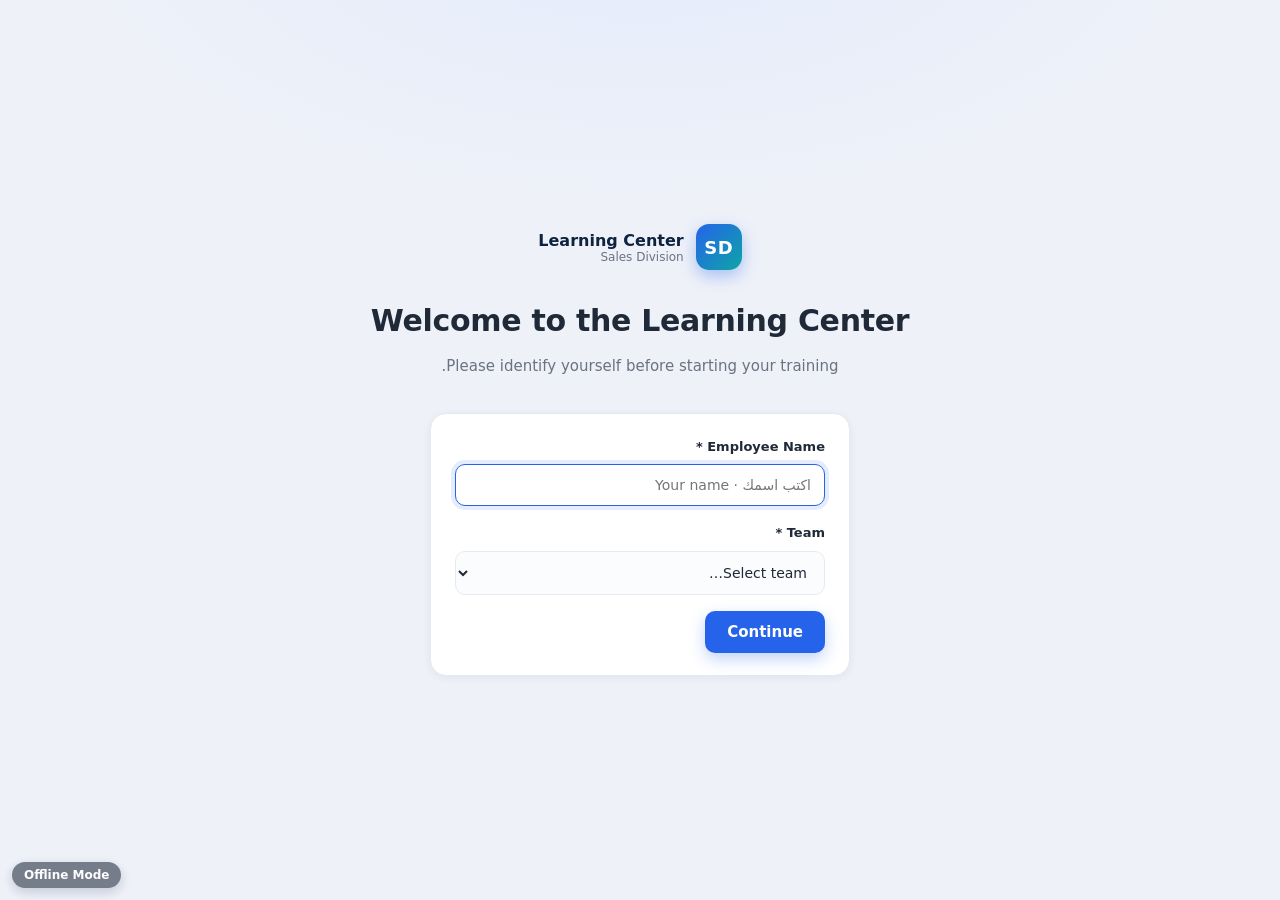
<file: dashboard.html>
<!DOCTYPE html>
<html lang="ar" dir="rtl">
<!--
  Learning Dashboard — the real management overview (admin only).
  Org-wide, LIVE from Supabase, read-only. Content QA moved to
  Content Manager → Content Health (content_health.html). No business logic here.
-->
<head>
  <meta charset="UTF-8" />
  <meta name="viewport" content="width=device-width, initial-scale=1.0" />
  <title>Learning Dashboard · Admin</title>
  <link rel="icon" href="favicon.svg" type="image/svg+xml" />
  <link rel="stylesheet" href="styles.css?v=ia-1" />
  <script src="identity.js"></script>

  <!-- Self-contained management-dashboard styles (scoped .ld-*). -->
  <style>
    .ld-wrap { --ld-line:#e6e8ee; --ld-soft:#f5f6fa; --ld-ink:#1f2430; --ld-dim:#6b7280;
      --ld-brand:#2563eb; --ld-brand-soft:#eaf1ff; --ld-ok:#0e9f6e; --ld-prog:#b45309; --ld-warn:#b91c1c;
      --ld-card:#fff; --ld-shadow:0 1px 2px rgba(20,25,40,.06),0 4px 14px rgba(20,25,40,.05); }
    @media (prefers-color-scheme: dark) { .ld-wrap { --ld-line:#2a2f3a; --ld-soft:#1b1f28; --ld-ink:#e9ecf2; --ld-dim:#9aa2b1;
      --ld-brand:#5b8cff; --ld-brand-soft:#1a2540; --ld-ok:#34d399; --ld-prog:#f5b458; --ld-warn:#f87171; --ld-card:#141821; --ld-shadow:0 1px 2px rgba(0,0,0,.3); } }
    .ld-wrap { color:var(--ld-ink); } .ld-wrap * { box-sizing:border-box; }
    .ld-sec { margin-bottom:22px; }
    .ld-sec-h { display:flex; align-items:baseline; gap:10px; margin:0 0 12px; }
    .ld-sec-h h2 { font-size:16px; font-weight:800; margin:0; letter-spacing:-.01em; }
    .ld-sec-h .ld-sub { font-size:12.5px; color:var(--ld-dim); }
    .ld-cards { display:grid; grid-template-columns:repeat(auto-fit,minmax(180px,1fr)); gap:12px; }
    .ld-card { background:var(--ld-card); border:1px solid var(--ld-line); border-radius:14px; padding:15px 16px; box-shadow:var(--ld-shadow); display:flex; flex-direction:column; gap:3px; }
    .ld-card-ico { font-size:18px; } .ld-card-v { font-size:26px; font-weight:800; line-height:1.05; letter-spacing:-.02em; } .ld-card-l { font-size:12px; color:var(--ld-dim); font-weight:600; }
    .ld-card.is-warn .ld-card-v { color:var(--ld-warn); }
    .ld-panel { background:var(--ld-card); border:1px solid var(--ld-line); border-radius:16px; box-shadow:var(--ld-shadow); padding:16px 18px; }
    .ld-bar { position:relative; height:8px; border-radius:999px; background:var(--ld-soft); overflow:hidden; flex:1; }
    .ld-bar > span { position:absolute; inset:0 auto 0 0; background:linear-gradient(90deg,var(--ld-brand),#7aa2ff); border-radius:999px; }
    .ld-bar.is-done > span { background:linear-gradient(90deg,var(--ld-ok),#5ad1a4); }
    .ld-team { padding:11px 0; border-bottom:1px solid var(--ld-line); } .ld-team:last-child { border-bottom:0; }
    .ld-team-top { display:flex; align-items:baseline; justify-content:space-between; gap:10px; margin-bottom:7px; }
    .ld-team-name { font-weight:700; font-size:14px; } .ld-team-meta { font-size:12px; color:var(--ld-dim); }
    .ld-team-bar { display:flex; align-items:center; gap:10px; } .ld-team-pct { font-size:12.5px; font-weight:800; min-width:38px; text-align:end; }
    .ld-att { display:flex; align-items:center; gap:12px; padding:10px 0; border-bottom:1px solid var(--ld-line); } .ld-att:last-child { border-bottom:0; }
    .ld-att-ico { font-size:17px; width:24px; text-align:center; flex:0 0 auto; }
    .ld-att-main { flex:1; min-width:0; display:flex; flex-direction:column; }
    .ld-att-who { font-weight:700; font-size:13.5px; } .ld-att-team { color:var(--ld-dim); font-weight:500; } .ld-att-what { font-size:12.5px; color:var(--ld-dim); }
    .ld-chip { font-size:11px; font-weight:700; border-radius:999px; padding:3px 10px; white-space:nowrap; }
    .ld-chip-warn { color:var(--ld-warn); background:rgba(185,28,28,.09); } .ld-chip-prog { color:var(--ld-prog); background:rgba(180,83,9,.1); }
    .ld-ok { color:var(--ld-ok); font-weight:700; font-size:13.5px; }
    .ld-feed { display:flex; flex-direction:column; }
    .ld-feed-item { display:flex; align-items:center; gap:11px; padding:9px 0; border-bottom:1px solid var(--ld-line); } .ld-feed-item:last-child { border-bottom:0; }
    .ld-avatar { width:30px; height:30px; border-radius:50%; background:var(--ld-brand-soft); color:var(--ld-brand); display:inline-flex; align-items:center; justify-content:center; font-weight:800; font-size:12px; flex:0 0 auto; }
    .ld-feed-main { flex:1; min-width:0; } .ld-feed-text { font-size:13.5px; } .ld-feed-ctx { color:var(--ld-dim); } .ld-feed-when { font-size:12px; color:var(--ld-dim); white-space:nowrap; }
    .ld-empty { text-align:center; color:var(--ld-dim); padding:26px 14px; font-size:13.5px; } .ld-empty-ico { display:block; font-size:24px; margin-bottom:6px; opacity:.7; }
    .ld-skel { height:56px; border-radius:12px; margin-bottom:10px; background:linear-gradient(90deg,#eef1f6 25%,#e2e7ef 37%,#eef1f6 63%); background-size:400% 100%; animation:ldShimmer 1.3s ease-in-out infinite; }
    @keyframes ldShimmer { 0% { background-position:100% 0; } 100% { background-position:0 0; } }
    @media (prefers-color-scheme: dark) { .ld-skel { background:linear-gradient(90deg,#1c222d 25%,#252c38 37%,#1c222d 63%); background-size:400% 100%; } }
    .ld-btn { display:inline-flex; align-items:center; gap:6px; border-radius:9px; border:1px solid var(--ld-line); background:var(--ld-card); color:var(--ld-ink); font-size:13px; font-weight:700; padding:8px 14px; cursor:pointer; }
    .ld-btn:hover { background:var(--ld-soft); }
    .ld-head-row { display:flex; align-items:center; justify-content:space-between; gap:12px; flex-wrap:wrap; }
  </style>
</head>
<body>

  <header class="topbar">
    <button class="menu-btn" id="menuBtn" aria-label="Open menu" aria-expanded="false" aria-controls="sidebar">☰</button>
    <span class="topbar-logo">SD</span>
    <span class="topbar-title">Sales Data — Learning Center</span>
  </header>

  <div class="layout">
    <aside class="sidebar" id="sidebar">
      <div class="brand">
        <div class="brand-logo">SD</div>
        <div class="brand-text"><strong>Sales Data</strong><span>Learning Center</span></div>
      </div>
      <nav class="nav" aria-label="Main">
        <a class="nav-item" href="index.html"><span class="nav-ico" aria-hidden="true"><svg viewBox="0 0 24 24" fill="none" stroke="currentColor" stroke-width="1.8" stroke-linecap="round" stroke-linejoin="round"><path d="M3 10.5 12 3l9 7.5"/><path d="M5 9.5V20h5v-6h4v6h5V9.5"/></svg></span><span class="nav-label">Learning Center</span></a>
        <a class="nav-item" href="learning_path.html"><span class="nav-ico" aria-hidden="true"><svg viewBox="0 0 24 24" fill="none" stroke="currentColor" stroke-width="1.8" stroke-linecap="round" stroke-linejoin="round"><rect x="5" y="5" width="14" height="16" rx="2"/><path d="M9 5V4.2A1.2 1.2 0 0 1 10.2 3h3.6A1.2 1.2 0 0 1 15 4.2V5"/><path d="M9 11h6"/><path d="M9 15h4"/></svg></span><span class="nav-label">Learning Path</span></a>
        <a class="nav-item" href="content_manager.html"><span class="nav-ico" aria-hidden="true"><svg viewBox="0 0 24 24" fill="none" stroke="currentColor" stroke-width="1.8" stroke-linecap="round" stroke-linejoin="round"><rect x="3" y="4" width="18" height="16" rx="2"/><path d="M3 9h18"/><path d="M8 20V9"/></svg></span><span class="nav-label">Content Manager</span></a>
        <a class="nav-item" href="employee_progress.html"><span class="nav-ico" aria-hidden="true"><svg viewBox="0 0 24 24" fill="none" stroke="currentColor" stroke-width="1.8" stroke-linecap="round" stroke-linejoin="round"><path d="M16 21v-2a4 4 0 0 0-4-4H6a4 4 0 0 0-4 4v2"/><circle cx="9" cy="7" r="4"/><path d="M22 21v-2a4 4 0 0 0-3-3.87"/><path d="M16 3.13a4 4 0 0 1 0 7.75"/></svg></span><span class="nav-label">Employee Progress</span></a>
        <a class="nav-item" href="submission_review.html"><span class="nav-ico" aria-hidden="true"><svg viewBox="0 0 24 24" fill="none" stroke="currentColor" stroke-width="1.8" stroke-linecap="round" stroke-linejoin="round"><path d="M9 11l3 3L22 4"/><path d="M21 12v7a2 2 0 0 1-2 2H5a2 2 0 0 1-2-2V5a2 2 0 0 1 2-2h11"/></svg></span><span class="nav-label">Submission Review</span></a>
        <a class="nav-item active" href="dashboard.html"><span class="nav-ico" aria-hidden="true"><svg viewBox="0 0 24 24" fill="none" stroke="currentColor" stroke-width="1.8" stroke-linecap="round" stroke-linejoin="round"><path d="M4 20V10"/><path d="M10 20V4"/><path d="M16 20v-7"/><path d="M2 20h20"/></svg></span><span class="nav-label">Learning Dashboard</span></a>
      </nav>
      <div class="sidebar-foot">
        <div class="foot-progress"><div class="foot-label">Admin View</div><div class="foot-percent" id="ldFoot">—</div></div>
      </div>
    </aside>

    <div class="backdrop" id="backdrop"></div>

    <main class="content">
      <div class="ld-wrap">
        <div class="page-head reveal ld-head-row">
          <div><h1>Learning Dashboard</h1><p class="muted">Live management overview across all teams — admin only.</p></div>
          <button type="button" class="ld-btn" id="ldRefresh">↻ Refresh</button>
        </div>

        <!-- 1. Academy Overview -->
        <section class="ld-sec reveal">
          <div class="ld-sec-h"><h2>Academy Overview</h2></div>
          <div class="ld-cards" id="ldOverview"></div>
        </section>

        <!-- 2. Team Progress -->
        <section class="ld-sec reveal">
          <div class="ld-sec-h"><h2>Team Progress</h2><span class="ld-sub">Average progress by team</span></div>
          <div class="ld-panel" id="ldTeams"></div>
        </section>

        <!-- 3. Attention Required -->
        <section class="ld-sec reveal">
          <div class="ld-sec-h"><h2>Attention Required</h2><span class="ld-sub">Inactive employees · pending reviews · failed Knowledge Checks</span></div>
          <div class="ld-panel" id="ldAttention"></div>
        </section>

        <!-- 4. Recent Activity -->
        <section class="ld-sec reveal">
          <div class="ld-sec-h"><h2>Recent Activity</h2><span class="ld-sub">Newest first</span></div>
          <div class="ld-panel" id="ldActivity"></div>
        </section>

        <!-- 5. Learning Analytics -->
        <section class="ld-sec reveal">
          <div class="ld-sec-h"><h2>Learning Analytics</h2></div>
          <div class="ld-cards" id="ldAnalytics"></div>
        </section>
      </div>
    </main>
  </div>

  <script src="supabase.js"></script>
  <script src="academies.js"></script>
  <script src="script.js"></script>
  <script src="learning_dashboard.js?v=ia-1"></script>
</body>
</html>
</file>
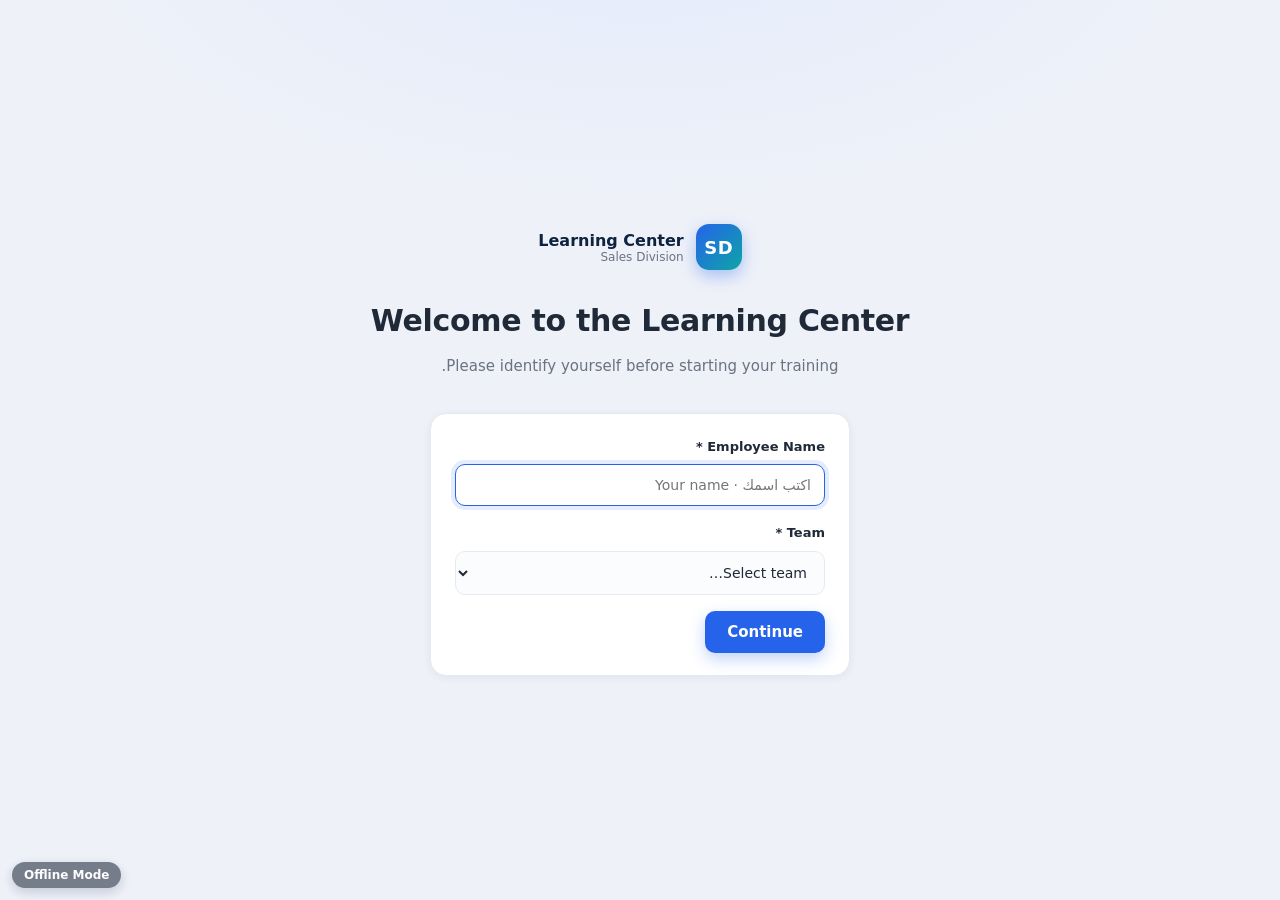
<file: employee_progress.html>
<!DOCTYPE html>
<html lang="ar" dir="rtl">
<!--
  Admin Learning Dashboard — management drill-down (admin only).
  Hierarchy: Team → Employee → Module → Lesson → Section → Knowledge Check / Assignment.
  Reads LIVE from Supabase only (employee_profiles, learning_progress,
  knowledge_check_responses, submissions, lesson_activity_log) once, then does all
  navigation / filtering / aggregation client-side (employee_progress.js).
  Admin guard: identity.js + an explicit isAdmin() redirect (this is an admin page).
  Does NOT touch the Learning Path, Content Manager, tracking logic, or identity.
-->
<head>
  <meta charset="UTF-8" />
  <meta name="viewport" content="width=device-width, initial-scale=1.0" />
  <title>Learning Dashboard · Admin</title>
  <link rel="icon" href="favicon.svg" type="image/svg+xml" />
  <link rel="stylesheet" href="styles.css?v=ep-3" />
  <script src="identity.js"></script>

  <!-- Self-contained dashboard styles (scoped .epd-*, so no other page is affected). -->
  <style>
    .epd-wrap { --epd-line:#e6e8ee; --epd-soft:#f5f6fa; --epd-ink:#1f2430; --epd-dim:#6b7280;
      --epd-brand:#2563eb; --epd-brand-soft:#eaf1ff; --epd-ok:#0e9f6e; --epd-ok-soft:#e3f7ef;
      --epd-prog:#b45309; --epd-prog-soft:#fef3e2; --epd-lock:#8a91a0; --epd-lock-soft:#eef0f4;
      --epd-warn:#b91c1c; --epd-warn-soft:#fdeaea; --epd-card:#fff; --epd-shadow:0 1px 2px rgba(20,25,40,.06),0 4px 14px rgba(20,25,40,.05); }
    @media (prefers-color-scheme: dark) {
      .epd-wrap { --epd-line:#2a2f3a; --epd-soft:#1b1f28; --epd-ink:#e9ecf2; --epd-dim:#9aa2b1;
        --epd-brand:#5b8cff; --epd-brand-soft:#1a2540; --epd-ok:#34d399; --epd-ok-soft:#12362a;
        --epd-prog:#f5b458; --epd-prog-soft:#3a2b10; --epd-lock:#8a91a0; --epd-lock-soft:#232833;
        --epd-warn:#f87171; --epd-warn-soft:#3a1a1a; --epd-card:#141821; --epd-shadow:0 1px 2px rgba(0,0,0,.3); }
    }
    .epd-wrap { color:var(--epd-ink); }
    .epd-wrap * { box-sizing:border-box; }

    /* Summary cards */
    .epd-cards { display:grid; grid-template-columns:repeat(auto-fit,minmax(150px,1fr)); gap:12px; margin:4px 0 18px; }
    .epd-card { background:var(--epd-card); border:1px solid var(--epd-line); border-radius:14px; padding:14px 16px;
      box-shadow:var(--epd-shadow); display:flex; flex-direction:column; gap:2px; }
    .epd-card-val { font-size:26px; font-weight:800; line-height:1.1; letter-spacing:-.02em; }
    .epd-card-lbl { font-size:12px; color:var(--epd-dim); font-weight:600; }
    .epd-card.is-warn .epd-card-val { color:var(--epd-warn); }

    /* Filters */
    .epd-filters { display:flex; flex-wrap:wrap; gap:10px; align-items:flex-end; margin-bottom:16px; }
    .epd-f { display:flex; flex-direction:column; gap:4px; }
    .epd-f > label { font-size:11px; font-weight:700; color:var(--epd-dim); text-transform:uppercase; letter-spacing:.03em; }
    .epd-f input[type=text], .epd-f select { height:38px; padding:0 10px; border:1px solid var(--epd-line); border-radius:9px;
      background:var(--epd-card); color:var(--epd-ink); font-size:13px; min-width:140px; }
    .epd-f-grow { flex:1 1 200px; }
    .epd-f-grow input { width:100%; }
    .epd-check { display:flex; align-items:center; gap:6px; height:38px; font-size:13px; font-weight:600; color:var(--epd-ink); cursor:pointer; }
    .epd-spacer { flex:1 1 auto; }

    /* Breadcrumbs */
    .epd-crumbs { display:flex; align-items:center; flex-wrap:wrap; gap:6px; margin:2px 0 16px; font-size:13.5px; }
    .epd-crumb { color:var(--epd-brand); background:none; border:0; padding:2px 2px; cursor:pointer; font-weight:600; font-size:13.5px; }
    .epd-crumb:hover { text-decoration:underline; }
    .epd-crumb.is-current { color:var(--epd-ink); cursor:default; font-weight:700; }
    .epd-crumb.is-current:hover { text-decoration:none; }
    .epd-crumb-sep { color:var(--epd-dim); }
    .epd-back { display:inline-flex; align-items:center; gap:6px; margin-bottom:14px; background:var(--epd-card);
      border:1px solid var(--epd-line); border-radius:9px; padding:7px 12px; font-size:13px; font-weight:600; color:var(--epd-ink); cursor:pointer; }
    .epd-back:hover { background:var(--epd-soft); }

    /* Section wrappers */
    .epd-view-title { display:flex; align-items:baseline; gap:10px; margin:0 0 12px; }
    .epd-view-title h2 { font-size:19px; margin:0; font-weight:800; letter-spacing:-.01em; }
    .epd-view-title .epd-sub { font-size:13px; color:var(--epd-dim); }

    /* Team grid */
    .epd-teams { display:grid; grid-template-columns:repeat(auto-fill,minmax(280px,1fr)); gap:16px; }
    .epd-team { background:var(--epd-card); border:1px solid var(--epd-line); border-radius:16px; padding:18px; box-shadow:var(--epd-shadow);
      display:flex; flex-direction:column; gap:14px; }
    .epd-team-head { display:flex; align-items:center; justify-content:space-between; gap:10px; }
    .epd-team-name { font-size:17px; font-weight:800; }
    .epd-team-badge { font-size:12px; font-weight:700; color:var(--epd-brand); background:var(--epd-brand-soft); border-radius:999px; padding:3px 10px; }
    .epd-team-stats { display:grid; grid-template-columns:1fr 1fr; gap:8px 14px; }
    .epd-stat { display:flex; align-items:baseline; justify-content:space-between; gap:8px; font-size:13px; }
    .epd-stat b { font-size:15px; font-weight:800; }
    .epd-stat .epd-warnnum { color:var(--epd-warn); }
    .epd-team-prog { display:flex; flex-direction:column; gap:5px; }
    .epd-team-prog-top { display:flex; justify-content:space-between; font-size:12px; color:var(--epd-dim); font-weight:700; }
    .epd-team-act { margin-top:2px; }

    /* Progress bar */
    .epd-bar { position:relative; height:8px; border-radius:999px; background:var(--epd-lock-soft); overflow:hidden; }
    .epd-bar > span { position:absolute; inset:0 auto 0 0; background:linear-gradient(90deg,var(--epd-brand),#7aa2ff); border-radius:999px; }
    .epd-bar.is-done > span { background:linear-gradient(90deg,var(--epd-ok),#5ad1a4); }

    /* Buttons */
    .epd-btn { display:inline-flex; align-items:center; justify-content:center; gap:6px; border-radius:9px; border:1px solid var(--epd-brand);
      background:var(--epd-brand); color:#fff; font-size:13px; font-weight:700; padding:8px 14px; cursor:pointer; }
    .epd-btn:hover { filter:brightness(1.06); }
    .epd-btn-ghost { background:var(--epd-card); color:var(--epd-ink); border-color:var(--epd-line); }
    .epd-btn-ghost:hover { background:var(--epd-soft); }
    .epd-btn-sm { padding:5px 10px; font-size:12px; }

    /* Tables */
    .epd-tablewrap { overflow-x:auto; border:1px solid var(--epd-line); border-radius:14px; background:var(--epd-card); box-shadow:var(--epd-shadow); }
    table.epd-table { width:100%; border-collapse:collapse; font-size:13px; min-width:760px; }
    .epd-table th { text-align:left; font-size:11px; text-transform:uppercase; letter-spacing:.03em; color:var(--epd-dim);
      font-weight:700; padding:11px 12px; border-bottom:1px solid var(--epd-line); background:var(--epd-soft); white-space:nowrap; }
    .epd-table td { padding:11px 12px; border-bottom:1px solid var(--epd-line); vertical-align:middle; }
    .epd-table tr:last-child td { border-bottom:0; }
    .epd-table tbody tr.epd-clickrow { cursor:pointer; }
    .epd-table tbody tr.epd-clickrow:hover { background:var(--epd-soft); }
    .epd-name { display:flex; align-items:center; gap:9px; font-weight:600; }
    .epd-avatar { width:28px; height:28px; border-radius:50%; background:var(--epd-brand-soft); color:var(--epd-brand);
      display:inline-flex; align-items:center; justify-content:center; font-weight:800; font-size:12px; flex:0 0 auto; }
    .epd-dim { color:var(--epd-dim); }
    .epd-progcell { min-width:140px; }
    .epd-progwrap { display:flex; align-items:center; gap:8px; }
    .epd-progwrap .epd-bar { flex:1; }
    .epd-progtxt { font-size:12px; font-weight:700; min-width:34px; text-align:right; }
    .epd-warnnum, .epd-badge-warn { color:var(--epd-warn); font-weight:800; }

    /* Chips / status */
    .epd-chip { display:inline-flex; align-items:center; gap:5px; border-radius:999px; padding:3px 10px; font-size:11.5px; font-weight:700; white-space:nowrap; }
    .epd-chip-done { color:var(--epd-ok); background:var(--epd-ok-soft); }
    .epd-chip-prog { color:var(--epd-prog); background:var(--epd-prog-soft); }
    .epd-chip-ns { color:var(--epd-lock); background:var(--epd-lock-soft); }
    .epd-chip-lock { color:var(--epd-lock); background:var(--epd-lock-soft); }
    .epd-chip-inactive { color:var(--epd-dim); background:var(--epd-lock-soft); }
    .epd-chip-warn { color:var(--epd-warn); background:var(--epd-warn-soft); }

    /* Employee detail header */
    .epd-emp-head { display:flex; gap:16px; align-items:flex-start; background:var(--epd-card); border:1px solid var(--epd-line);
      border-radius:16px; padding:18px; box-shadow:var(--epd-shadow); margin-bottom:16px; flex-wrap:wrap; }
    .epd-emp-id { display:flex; gap:12px; align-items:center; min-width:220px; }
    .epd-emp-name { font-size:19px; font-weight:800; margin:0; }
    .epd-emp-meta { font-size:13px; color:var(--epd-dim); margin-top:2px; }
    .epd-emp-grid { display:grid; grid-template-columns:repeat(auto-fit,minmax(130px,1fr)); gap:10px 18px; flex:1 1 340px; }
    .epd-kv { display:flex; flex-direction:column; gap:1px; }
    .epd-kv-l { font-size:11px; font-weight:700; text-transform:uppercase; letter-spacing:.03em; color:var(--epd-dim); }
    .epd-kv-v { font-size:13.5px; font-weight:600; }
    .epd-emp-overall { flex:1 1 100%; margin-top:4px; }
    .epd-emp-overall-top { display:flex; justify-content:space-between; font-size:13px; font-weight:700; margin-bottom:5px; }

    /* Drill-down tree (modules → lessons → sections) */
    .epd-tree { display:flex; flex-direction:column; gap:10px; }
    .epd-node { border:1px solid var(--epd-line); border-radius:13px; background:var(--epd-card); box-shadow:var(--epd-shadow); overflow:hidden; }
    .epd-node-head { display:flex; align-items:center; gap:12px; padding:13px 15px; cursor:pointer; user-select:none; }
    .epd-node-head:hover { background:var(--epd-soft); }
    .epd-caret { width:16px; flex:0 0 auto; color:var(--epd-dim); transition:transform .15s; font-size:12px; }
    .epd-node.is-open > .epd-node-head .epd-caret { transform:rotate(90deg); }
    .epd-node-main { flex:1; min-width:0; }
    .epd-node-title { font-weight:700; font-size:14.5px; display:flex; align-items:center; gap:9px; flex-wrap:wrap; }
    .epd-node-sub { font-size:12px; color:var(--epd-dim); margin-top:3px; display:flex; align-items:center; gap:10px; flex-wrap:wrap; }
    .epd-node-prog { width:120px; flex:0 0 auto; }
    .epd-node-body { display:none; padding:4px 15px 14px 42px; }
    .epd-node.is-open > .epd-node-body { display:block; }

    /* Lesson (nested) */
    .epd-lnode { border:1px solid var(--epd-line); border-radius:11px; margin-top:10px; overflow:hidden; background:var(--epd-card); }
    .epd-lnode-head { display:flex; align-items:center; gap:11px; padding:11px 13px; cursor:pointer; }
    .epd-lnode-head:hover { background:var(--epd-soft); }
    .epd-lnode-body { display:none; padding:2px 13px 12px 36px; }
    .epd-lnode.is-open > .epd-lnode-body { display:block; }
    .epd-lnode.is-open > .epd-lnode-head .epd-caret { transform:rotate(90deg); }

    /* Sections list */
    .epd-secs { display:flex; flex-direction:column; gap:0; margin-top:8px; border:1px solid var(--epd-line); border-radius:10px; overflow:hidden; }
    .epd-sec { border-bottom:1px solid var(--epd-line); }
    .epd-sec:last-child { border-bottom:0; }
    .epd-sec-head { display:flex; align-items:center; gap:11px; padding:10px 13px; }
    .epd-sec-ico { width:20px; text-align:center; flex:0 0 auto; font-size:14px; }
    .epd-sec-main { flex:1; min-width:0; }
    .epd-sec-title { font-weight:600; font-size:13.5px; }
    .epd-sec-meta { font-size:12px; color:var(--epd-dim); margin-top:2px; display:flex; gap:12px; flex-wrap:wrap; }
    .epd-sec-kc { margin:0 13px 12px 44px; background:var(--epd-soft); border:1px solid var(--epd-line); border-radius:9px; padding:11px 13px; font-size:12.5px; }
    .epd-kc-grid { display:grid; grid-template-columns:repeat(auto-fit,minmax(160px,1fr)); gap:8px 16px; }
    .epd-kc-q { font-weight:600; margin-bottom:8px; }
    .epd-kc-ans { white-space:pre-wrap; word-break:break-word; }

    /* Assignment box */
    .epd-asg { margin-top:12px; border:1px solid var(--epd-line); border-radius:11px; background:var(--epd-soft); padding:13px 15px; }
    .epd-asg-top { display:flex; align-items:center; justify-content:space-between; gap:10px; flex-wrap:wrap; margin-bottom:8px; }
    .epd-asg-title { font-weight:700; font-size:13.5px; display:flex; align-items:center; gap:9px; }
    .epd-asg-grid { display:grid; grid-template-columns:repeat(auto-fit,minmax(150px,1fr)); gap:8px 16px; margin-bottom:10px; }
    .epd-asg-actions { display:flex; flex-wrap:wrap; gap:8px; align-items:center; }
    .epd-asg-actions input { height:34px; padding:0 9px; border:1px solid var(--epd-line); border-radius:8px; background:var(--epd-card); color:var(--epd-ink); font-size:12.5px; }
    .epd-asg-msg { font-size:12px; font-weight:700; }

    /* Empty / loading */
    .epd-empty { text-align:center; color:var(--epd-dim); padding:34px 16px; font-size:13.5px; }
    .epd-empty-ico { font-size:26px; display:block; margin-bottom:8px; opacity:.7; }
    .epd-loading { text-align:center; color:var(--epd-dim); padding:34px; font-size:13.5px; }
    .epd-none { color:var(--epd-dim); font-size:12.5px; padding:8px 2px; }

    .epd-legend { display:flex; gap:14px; flex-wrap:wrap; font-size:12px; color:var(--epd-dim); margin:10px 2px 0; }
    .epd-legend span { display:inline-flex; align-items:center; gap:5px; }

    /* View-mode segmented control (All Employees / By Team) */
    .epd-view-title { flex-wrap:wrap; }
    .epd-seg { display:inline-flex; margin-inline-start:auto; border:1px solid var(--epd-line); border-radius:9px; overflow:hidden; background:var(--epd-card); }
    .epd-seg-btn { border:0; background:transparent; color:var(--epd-dim); font-size:12.5px; font-weight:700; padding:7px 14px; cursor:pointer; }
    .epd-seg-btn.is-on { background:var(--epd-brand); color:#fff; }

    /* Employee list: two-line name + id */
    .epd-name > span { display:flex; flex-direction:column; line-height:1.25; }
    .epd-name-t { font-weight:700; }
    .epd-name-id { font-size:11px; font-weight:600; color:var(--epd-dim); }

    /* Learning Profile section cards */
    .epd-pcard { background:var(--epd-card); border:1px solid var(--epd-line); border-radius:16px; box-shadow:var(--epd-shadow); padding:16px 18px; margin-top:16px; }
    .epd-pcard-h { font-size:13.5px; font-weight:800; margin:0 0 13px; letter-spacing:-.01em; }
    .epd-pcard .epd-tree { margin:0; }
    .epd-pcard .epd-tablewrap { box-shadow:none; }

    /* Timeline */
    .epd-timeline { display:flex; flex-direction:column; gap:0; }
    .epd-tl-item { display:flex; align-items:flex-start; gap:12px; padding:10px 4px; border-bottom:1px solid var(--epd-line); }
    .epd-tl-item:last-child { border-bottom:0; }
    .epd-tl-ico { width:26px; height:26px; border-radius:50%; background:var(--epd-soft); display:inline-flex; align-items:center; justify-content:center; font-size:14px; flex:0 0 auto; }
    .epd-tl-body { flex:1; min-width:0; display:flex; flex-direction:column; gap:2px; }
    .epd-tl-title { font-size:13.5px; font-weight:600; }
    .epd-tl-extra { font-size:12px; color:var(--epd-prog); font-weight:700; }
    .epd-tl-ctx { font-size:12px; color:var(--epd-dim); }
    .epd-tl-when { font-size:12px; color:var(--epd-dim); white-space:nowrap; flex:0 0 auto; }
  </style>
</head>
<body>

  <!-- ============ MOBILE TOP BAR ============ -->
  <header class="topbar">
    <button class="menu-btn" id="menuBtn" aria-label="Open menu" aria-expanded="false" aria-controls="sidebar">☰</button>
    <span class="topbar-logo">SD</span>
    <span class="topbar-title">Sales Data — Learning Center</span>
  </header>

  <div class="layout">

    <!-- ============ SIDEBAR ============ -->
    <aside class="sidebar" id="sidebar">
      <div class="brand">
        <div class="brand-logo">SD</div>
        <div class="brand-text">
          <strong>Sales Data</strong>
          <span>Learning Center</span>
        </div>
      </div>

      <nav class="nav" aria-label="Main">
        <a class="nav-item" href="index.html"><span class="nav-ico" aria-hidden="true"><svg viewBox="0 0 24 24" fill="none" stroke="currentColor" stroke-width="1.8" stroke-linecap="round" stroke-linejoin="round"><path d="M3 10.5 12 3l9 7.5"/><path d="M5 9.5V20h5v-6h4v6h5V9.5"/></svg></span><span class="nav-label">Learning Center</span></a>
        <a class="nav-item" href="learning_path.html"><span class="nav-ico" aria-hidden="true"><svg viewBox="0 0 24 24" fill="none" stroke="currentColor" stroke-width="1.8" stroke-linecap="round" stroke-linejoin="round"><rect x="5" y="5" width="14" height="16" rx="2"/><path d="M9 5V4.2A1.2 1.2 0 0 1 10.2 3h3.6A1.2 1.2 0 0 1 15 4.2V5"/><path d="M9 11h6"/><path d="M9 15h4"/></svg></span><span class="nav-label">Learning Path</span></a>
        <a class="nav-item" href="content_manager.html"><span class="nav-ico" aria-hidden="true"><svg viewBox="0 0 24 24" fill="none" stroke="currentColor" stroke-width="1.8" stroke-linecap="round" stroke-linejoin="round"><rect x="3" y="4" width="18" height="16" rx="2"/><path d="M3 9h18"/><path d="M8 20V9"/></svg></span><span class="nav-label">Content Manager</span></a>
        <a class="nav-item active" href="employee_progress.html"><span class="nav-ico" aria-hidden="true"><svg viewBox="0 0 24 24" fill="none" stroke="currentColor" stroke-width="1.8" stroke-linecap="round" stroke-linejoin="round"><path d="M16 21v-2a4 4 0 0 0-4-4H6a4 4 0 0 0-4 4v2"/><circle cx="9" cy="7" r="4"/><path d="M22 21v-2a4 4 0 0 0-3-3.87"/><path d="M16 3.13a4 4 0 0 1 0 7.75"/></svg></span><span class="nav-label">Employee Progress</span></a>
        <a class="nav-item" href="submission_review.html"><span class="nav-ico" aria-hidden="true"><svg viewBox="0 0 24 24" fill="none" stroke="currentColor" stroke-width="1.8" stroke-linecap="round" stroke-linejoin="round"><path d="M9 11l3 3L22 4"/><path d="M21 12v7a2 2 0 0 1-2 2H5a2 2 0 0 1-2-2V5a2 2 0 0 1 2-2h11"/></svg></span><span class="nav-label">Submission Review</span></a>
        <a class="nav-item" href="dashboard.html"><span class="nav-ico" aria-hidden="true"><svg viewBox="0 0 24 24" fill="none" stroke="currentColor" stroke-width="1.8" stroke-linecap="round" stroke-linejoin="round"><path d="M4 20V10"/><path d="M10 20V4"/><path d="M16 20v-7"/><path d="M2 20h20"/></svg></span><span class="nav-label">Learning Dashboard</span></a>
      </nav>


      <div class="sidebar-foot">
        <div class="foot-progress">
          <div class="foot-label">Admin View</div>
          <div class="foot-percent" id="epFootCount">—</div>
        </div>
      </div>
    </aside>

    <div class="backdrop" id="backdrop"></div>

    <!-- ============ MAIN CONTENT ============ -->
    <main class="content">
      <div class="epd-wrap">

        <div class="page-head reveal">
          <h1>Learning Dashboard</h1>
          <p class="muted">Monitor every employee's learning progress in real time. Click an employee to open their full Learning Profile. Live Supabase data — admin only.</p>
        </div>

        <!-- Global summary cards -->
        <div class="epd-cards" id="epCards"></div>

        <!-- Global filters -->
        <div class="epd-filters" id="epFilters">
          <div class="epd-f epd-f-grow">
            <label for="epSearch">Employee</label>
            <input type="text" id="epSearch" placeholder="Search employee name…" autocomplete="off" />
          </div>
          <div class="epd-f"><label for="epTeam">Team</label>
            <select id="epTeam"><option value="">All Teams</option></select></div>
          <div class="epd-f"><label for="epAcademy">Academy</label>
            <select id="epAcademy"><option value="">All Academies</option></select></div>
          <div class="epd-f"><label for="epModule">Module</label>
            <select id="epModule"><option value="">All Modules</option></select></div>
          <div class="epd-f"><label for="epStatus">Status</label>
            <select id="epStatus">
              <option value="">All Statuses</option>
              <option value="Not Started">Not Started</option>
              <option value="In Progress">In Progress</option>
              <option value="Completed">Completed</option>
              <option value="Inactive">Inactive</option>
            </select></div>
          <div class="epd-f"><label for="epProgress">Progress</label>
            <select id="epProgress">
              <option value="">Any</option>
              <option value="0">0%</option>
              <option value="1">1–24%</option>
              <option value="25">25–49%</option>
              <option value="50">50–74%</option>
              <option value="75">75–99%</option>
              <option value="100">100%</option>
            </select></div>
          <label class="epd-check"><input type="checkbox" id="epActiveToday" /> Active today</label>
          <label class="epd-check"><input type="checkbox" id="epPending" /> Pending review</label>
          <div class="epd-spacer"></div>
          <button type="button" class="epd-btn epd-btn-ghost" id="epRefresh">↻ Refresh</button>
        </div>

        <!-- Breadcrumbs -->
        <nav class="epd-crumbs" id="epCrumbs" aria-label="Breadcrumb"></nav>

        <!-- Drill-down view (swapped in place, no reload) -->
        <div id="epView">
          <div class="epd-loading">Loading live data from Supabase…</div>
        </div>

      </div>
    </main>
  </div>

  <script src="supabase.js"></script>
  <script src="academies.js"></script>
  <script src="script.js"></script>
  <script src="employee_progress.js?v=ep-4"></script>
</body>
</html>
</file>
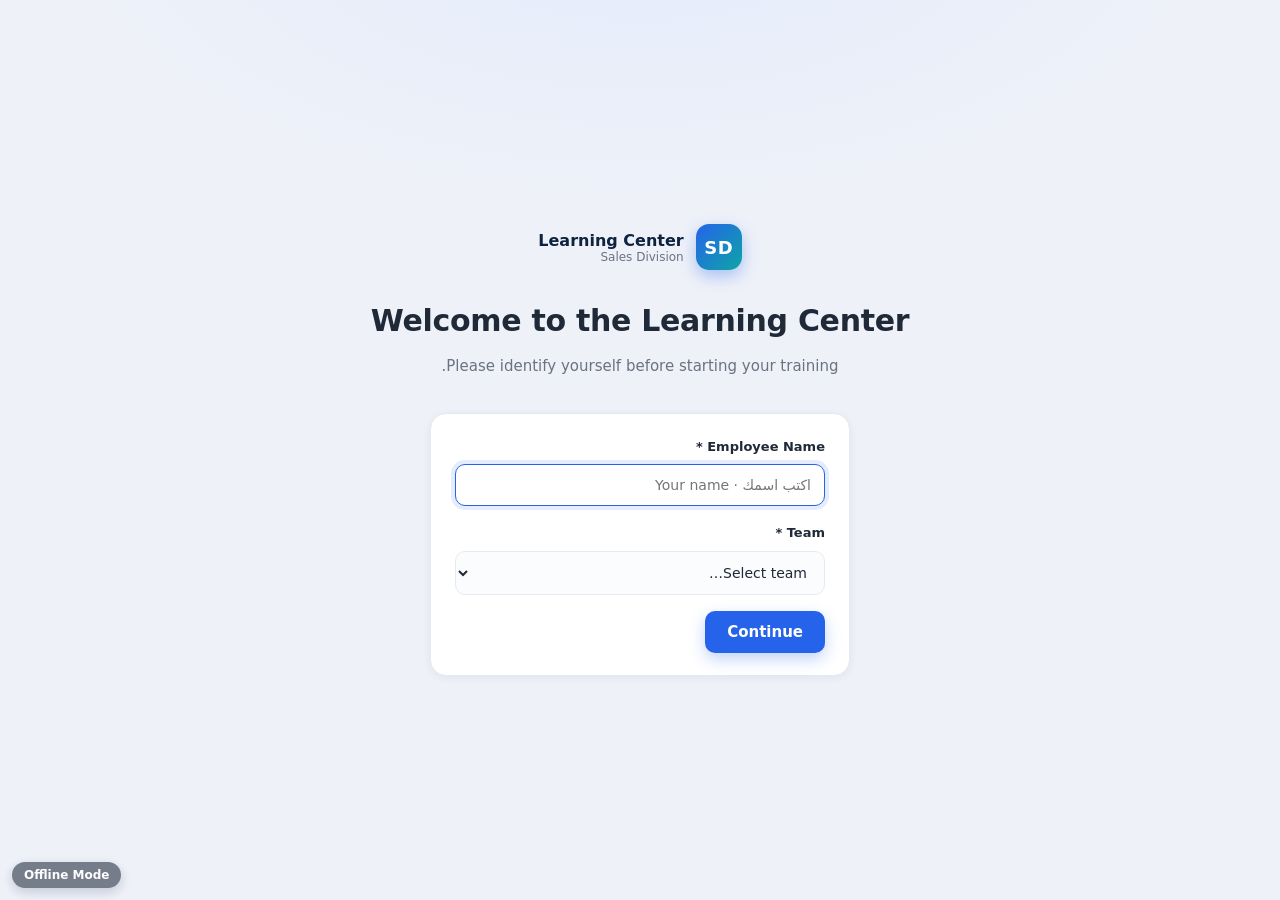
<file: learning_path.html>
<!DOCTYPE html>
<html lang="ar" dir="rtl">
<head>
  <meta charset="UTF-8" />
  <meta name="viewport" content="width=device-width, initial-scale=1.0" />
  <title>Learning Path · Sales Data</title>
  <link rel="icon" href="favicon.svg" type="image/svg+xml" />
  <link rel="stylesheet" href="styles.css?v=polish-1" />
  <script src="identity.js?v=persist-1"></script>
</head>
<body>

  <!-- ============ MOBILE TOP BAR ============ -->
  <header class="topbar">
    <button class="menu-btn" id="menuBtn" aria-label="Open menu" aria-expanded="false" aria-controls="sidebar">☰</button>
    <span class="topbar-logo">SD</span>
    <span class="topbar-title">Sales Data — Learning Center</span>
  </header>

  <div class="layout">

    <!-- ============ SIDEBAR ============ -->
    <aside class="sidebar" id="sidebar">
      <div class="brand">
        <div class="brand-logo">SD</div>
        <div class="brand-text">
          <strong>Sales Data</strong>
          <span>Learning Center</span>
        </div>
      </div>

      <nav class="nav" aria-label="Main">
        <a class="nav-item" href="index.html"><span class="nav-ico" aria-hidden="true"><svg viewBox="0 0 24 24" fill="none" stroke="currentColor" stroke-width="1.8" stroke-linecap="round" stroke-linejoin="round"><path d="M3 10.5 12 3l9 7.5"/><path d="M5 9.5V20h5v-6h4v6h5V9.5"/></svg></span><span class="nav-label">Learning Center</span></a>
        <a class="nav-item active" href="learning_path.html"><span class="nav-ico" aria-hidden="true"><svg viewBox="0 0 24 24" fill="none" stroke="currentColor" stroke-width="1.8" stroke-linecap="round" stroke-linejoin="round"><rect x="5" y="5" width="14" height="16" rx="2"/><path d="M9 5V4.2A1.2 1.2 0 0 1 10.2 3h3.6A1.2 1.2 0 0 1 15 4.2V5"/><path d="M9 11h6"/><path d="M9 15h4"/></svg></span><span class="nav-label">Learning Path</span></a>
        <a class="nav-item" href="content_manager.html"><span class="nav-ico" aria-hidden="true"><svg viewBox="0 0 24 24" fill="none" stroke="currentColor" stroke-width="1.8" stroke-linecap="round" stroke-linejoin="round"><rect x="3" y="4" width="18" height="16" rx="2"/><path d="M3 9h18"/><path d="M8 20V9"/></svg></span><span class="nav-label">Content Manager</span></a>
        <a class="nav-item" href="employee_progress.html"><span class="nav-ico" aria-hidden="true"><svg viewBox="0 0 24 24" fill="none" stroke="currentColor" stroke-width="1.8" stroke-linecap="round" stroke-linejoin="round"><path d="M16 21v-2a4 4 0 0 0-4-4H6a4 4 0 0 0-4 4v2"/><circle cx="9" cy="7" r="4"/><path d="M22 21v-2a4 4 0 0 0-3-3.87"/><path d="M16 3.13a4 4 0 0 1 0 7.75"/></svg></span><span class="nav-label">Employee Progress</span></a>
        <a class="nav-item" href="submission_review.html"><span class="nav-ico" aria-hidden="true"><svg viewBox="0 0 24 24" fill="none" stroke="currentColor" stroke-width="1.8" stroke-linecap="round" stroke-linejoin="round"><path d="M9 11l3 3L22 4"/><path d="M21 12v7a2 2 0 0 1-2 2H5a2 2 0 0 1-2-2V5a2 2 0 0 1 2-2h11"/></svg></span><span class="nav-label">Submission Review</span></a>
        <a class="nav-item" href="dashboard.html"><span class="nav-ico" aria-hidden="true"><svg viewBox="0 0 24 24" fill="none" stroke="currentColor" stroke-width="1.8" stroke-linecap="round" stroke-linejoin="round"><path d="M4 20V10"/><path d="M10 20V4"/><path d="M16 20v-7"/><path d="M2 20h20"/></svg></span><span class="nav-label">Learning Dashboard</span></a>
      </nav>


      <div class="sidebar-foot">
        <div class="foot-progress">
          <div class="foot-label">Overall Progress</div>
          <div class="progress-bar"><span style="width:0%"></span></div>
          <div class="foot-percent">0%</div>
        </div>
      </div>
    </aside>

    <div class="backdrop" id="backdrop"></div>

    <!-- ============ MAIN CONTENT ============ -->
    <main class="content">

      <a class="back-link" href="index.html" aria-label="Back to Learning Center">← Learning Center</a>

      <div class="page-head reveal">
        <h1>Learning Path</h1>
        <p class="muted">ابدأ بـ Module 0. اضغط على أي Module علشان يفتح، وباقي الـ Modules هتفتح تباعًا.</p>
      </div>

      <!-- Learning Path search (this academy only) -->
      <div class="cm-search lp-search reveal" id="lpSearch">
        <div class="cm-search-box">
          <span class="cm-search-ico" aria-hidden="true">🔎</span>
          <input type="search" id="lpSearchInput" class="cm-search-input"
                 placeholder="ابحث في الدروس والموضوعات..."
                 autocomplete="off" aria-label="ابحث في الدروس والموضوعات" role="searchbox" />
          <button type="button" class="cm-search-clear" id="lpSearchClear" aria-label="Clear search" hidden>✕</button>
        </div>
        <div class="cm-search-results" id="lpSearchResults" role="listbox" aria-label="Search results" hidden></div>
      </div>
      <div class="lp-search-toast" id="lpSearchToast" role="status" aria-live="polite" hidden></div>

      <!-- Academy progress summary (employee) — filled by learning_path.js -->
      <div class="academy-progress reveal" id="academyProgress" hidden></div>

      <!-- ============ MODULES ACCORDION (one open at a time) ============ -->
      <div class="levels" id="learningPath">

        <!-- ===== Module 0 — Entry Assessment (available, expanded by default) ===== -->
        <div class="level-card open reveal">
          <div class="level-head" data-acc-toggle role="button" tabindex="0"
               aria-expanded="true" aria-controls="body-m0">
            <div class="level-badge">M0</div>
            <div class="level-head-text">
              <h3>Module 0 — Entry Assessment</h3>
            </div>
            <div class="level-toggle" aria-hidden="true">▾</div>
          </div>

          <div class="level-body" id="body-m0">

            <h4>Introduction</h4>
            <p>قبل البدء في البرنامج التدريبي، هنبدأ بتقييم عملي بسيط يساعدنا نفهم مستواك الحالي في بعض المهارات الأساسية.</p>
            <p>بناءً على النتيجة، هنحدد أنسب نقطة تبدأ منها داخل البرنامج التدريبي، بحيث تركز على المحتوى اللي يضيف لك قيمة فعلية.</p>
            <p>قد تختلف نقطة البداية من شخص لآخر حسب الخبرة والمهارات الحالية، وده شيء طبيعي.</p>

            <h4>Why This Assessment</h4>
            <p>بنبدأ بالتقييم ده علشان نضمن إنك تبدأ من النقطة اللي تضيفلك قيمة فعلية، من غير ما تعيد محتوى أنت بالفعل متمكن منه.</p>

            <h4>Business Scenario</h4>
            <p>في شغل Sales Data، البيانات بتمر بعدة مراحل قبل ما تكون جاهزة للاستخدام.</p>
            <p>خلال التقييم هتتعامل مع ملف بيانات مشابه للملفات اللي بيتم العمل عليها داخل الفريق. المطلوب هو مراجعة البيانات وتنظيمها والتعامل مع بعض المشكلات الشائعة باستخدام الأدوات المناسبة.</p>

            <h4>Learning Objectives</h4>
            <p>الهدف من التقييم هو تكوين صورة واضحة عن مستوى المهارات الحالية في:</p>
            <ul>
              <li>Business Understanding</li>
              <li>Excel &amp; Google Sheets</li>
              <li>Data Cleaning</li>
              <li>Logical Thinking</li>
            </ul>

            <h4>Training Content</h4>
            <p>التقييم تطبيقي بالكامل ومفيش محتوى دراسي. هتطبّق مهارات Excel و Google Sheets الأساسية على بيانات قريبة من الشغل الحقيقي.</p>

            <h4>Assignment M0-A</h4>
            <p>التقييم مقسّم لأربع أجزاء عملية قريبة من طبيعة العمل:</p>
            <ul>
              <li><strong>Part 1 · Business Knowledge:</strong> أسئلة عن الـ Sales، الـ Sales Data، CRM، Lead، Lead Sources، Lead Lifecycle، و Data Quality.</li>
              <li><strong>Part 2 · Excel:</strong> Sort، Filter، Tables، Remove Duplicates، Conditional Formatting، Data Validation، و COUNTIF/COUNTIFS/IF.</li>
              <li><strong>Part 3 · Logical Thinking:</strong> مسائل حقيقية من الشغل، زي: اتنين Sales Reps استلموا نفس الـ Lead — تكتشف ده إزاي؟</li>
              <li><strong>Part 4 · Data Cleaning:</strong> Remove Duplicates، تصليح أرقام التليفون، توحيد الـ Lead Sources، وتحديد وتظليل الـ Data الغلط.</li>
            </ul>

            <h4>What You'll Submit</h4>
            <ul>
              <li>ملف Excel بعد التنظيف.</li>
              <li>Business Answers (Word/PDF) لأسئلة Part 1 و Part 3.</li>
              <li>ارفع الملفات على Google Drive وابعت اللينك في صفحة الـ Assignment.</li>
            </ul>

            <h4>How It Will Be Reviewed</h4>
            <p>بعد تسليم التمرين، هيتم مراجعته باستخدام معايير تقييم موحدة.</p>
            <p>وبناءً على النتيجة، هيتم ترشيح نقطة البداية المناسبة داخل البرنامج التدريبي.</p>

            <div class="page-actions">
              <a class="btn btn-primary" href="assignment_M0.html">Submit Assignment →</a>
            </div>

            <!-- Manager Notes (internal — collapsed; not for employees) -->
            <details class="manager-notes">
              <summary>Manager Notes — Internal (not for employees)</summary>
              <div class="mn-body">
                <span class="mn-tag">For Managers Only</span>
                <h4>Scoring Rubric</h4>
                <ul>
                  <li>Business Knowledge 20 · Excel Skills 35 · Data Cleaning 25 · Logical Thinking 20 · Total 100</li>
                </ul>
                <h4>Recommended Starting Module (Placement)</h4>
                <ul>
                  <li>0–39 → Module 1 &nbsp;·&nbsp; 40–59 → Module 2 &nbsp;·&nbsp; 60–74 → Module 3</li>
                  <li>75–89 → Module 4 &nbsp;·&nbsp; 90–100 → skip to Module 6 (Advanced Projects)</li>
                </ul>
                <h4>How to Review</h4>
                <ul>
                  <li>راجع ملف الـ Excel: Remove Duplicates صح؟ الـ Formulas (COUNTIF/COUNTIFS/IF) شغّالة؟</li>
                  <li>راجع الـ Business Answers: وضوح الفهم للـ Sales Data، CRM، Lead Lifecycle، و Data Quality.</li>
                  <li>عدّل الترشيح يدويًا لو فيه قوة واضحة في جزء وضعف في جزء تاني.</li>
                </ul>
              </div>
            </details>

          </div>
        </div>

        <!-- ===== Modules 1–8 — Locked / Coming Soon (headers only) ===== -->
        <!-- Titles are placeholders; content will be built later. -->
        <div class="level-card locked-module reveal" aria-disabled="true">
          <div class="level-head">
            <div class="level-badge locked-badge">M1</div>
            <div class="level-head-text"><h3>Module 1 — Excel Fundamentals</h3></div>
            <span class="pill locked-pill">🔒 Coming Soon</span>
          </div>
        </div>
        <div class="level-card locked-module reveal" aria-disabled="true">
          <div class="level-head">
            <div class="level-badge locked-badge">M2</div>
            <div class="level-head-text"><h3>Module 2 — Data Cleaning</h3></div>
            <span class="pill locked-pill">🔒 Coming Soon</span>
          </div>
        </div>
        <div class="level-card locked-module reveal" aria-disabled="true">
          <div class="level-head">
            <div class="level-badge locked-badge">M3</div>
            <div class="level-head-text"><h3>Module 3 — CRM & Lead Lifecycle</h3></div>
            <span class="pill locked-pill">🔒 Coming Soon</span>
          </div>
        </div>
        <div class="level-card locked-module reveal" aria-disabled="true">
          <div class="level-head">
            <div class="level-badge locked-badge">M4</div>
            <div class="level-head-text"><h3>Module 4 — Reporting</h3></div>
            <span class="pill locked-pill">🔒 Coming Soon</span>
          </div>
        </div>
        <div class="level-card locked-module reveal" aria-disabled="true">
          <div class="level-head">
            <div class="level-badge locked-badge">M5</div>
            <div class="level-head-text"><h3>Module 5 — Dashboards</h3></div>
            <span class="pill locked-pill">🔒 Coming Soon</span>
          </div>
        </div>
        <div class="level-card locked-module reveal" aria-disabled="true">
          <div class="level-head">
            <div class="level-badge locked-badge">M6</div>
            <div class="level-head-text"><h3>Module 6 — Sales Data Analysis</h3></div>
            <span class="pill locked-pill">🔒 Coming Soon</span>
          </div>
        </div>
        <div class="level-card locked-module reveal" aria-disabled="true">
          <div class="level-head">
            <div class="level-badge locked-badge">M7</div>
            <div class="level-head-text"><h3>Module 7 — Sales Operations & SLA</h3></div>
            <span class="pill locked-pill">🔒 Coming Soon</span>
          </div>
        </div>
        <div class="level-card locked-module reveal" aria-disabled="true">
          <div class="level-head">
            <div class="level-badge locked-badge">M8</div>
            <div class="level-head-text"><h3>Module 8 — Automation & AI</h3></div>
            <span class="pill locked-pill">🔒 Coming Soon</span>
          </div>
        </div>

      </div>
    </main>
  </div>

  <script src="supabase.js"></script>
  <script src="tracking.js?v=track-1"></script>
  <script src="academies.js?v=persist-1"></script>
  <script src="script.js"></script>
  <script src="learning_path.js?v=polish-1"></script>
  <script src="learning_path_search.js?v=steps-2"></script>
</body>
</html>
</file>
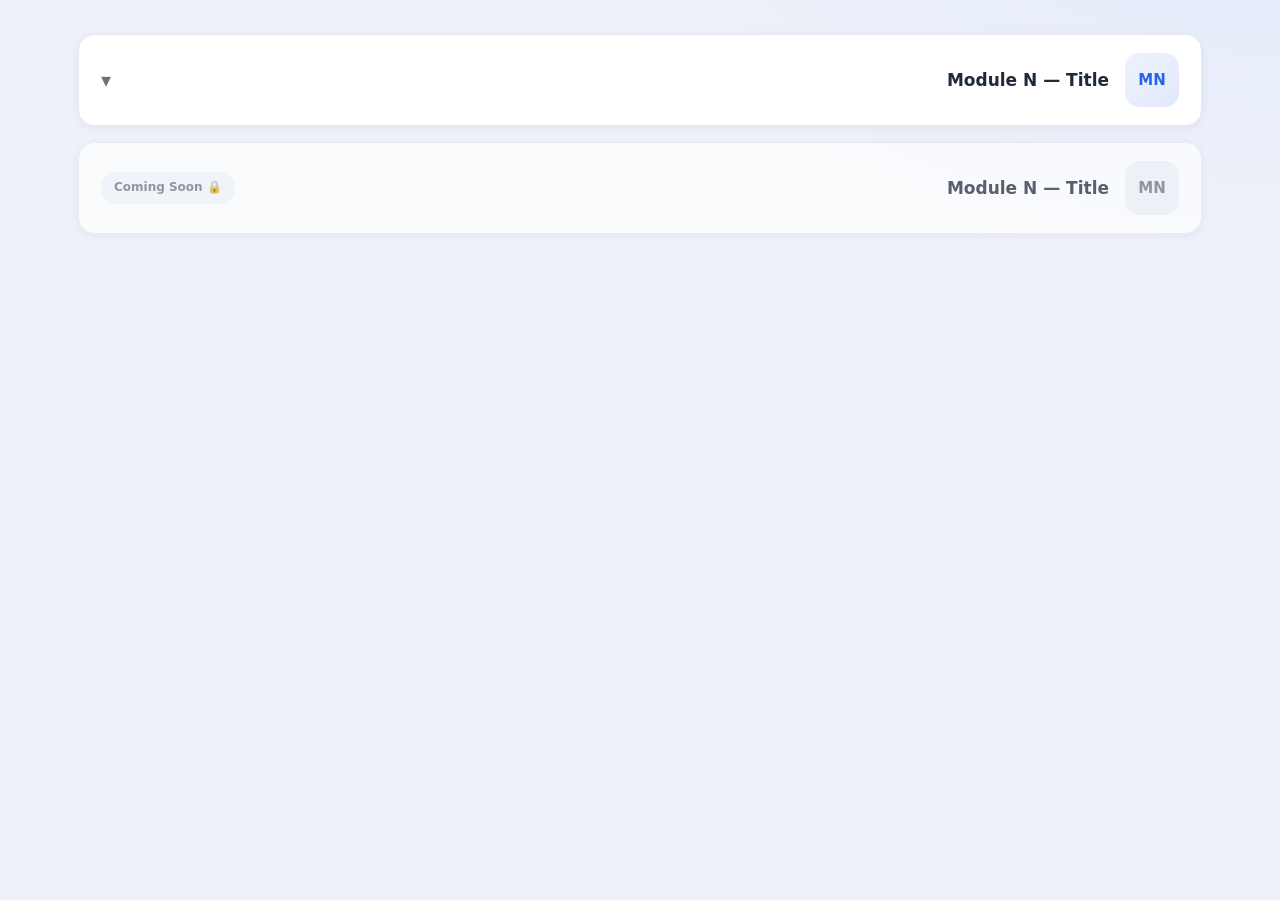
<file: module_template.html>
<!DOCTYPE html>
<html lang="ar" dir="rtl">
<!--
  ============================================================
  MODULE ACCORDION-ITEM TEMPLATE
  ------------------------------------------------------------
  Modules live INSIDE learning_path.html as accordion items.
  To add a real module (e.g. Module 1):

    1. Copy the <div class="level-card"> ... </div> block below.
    2. Paste it into learning_path.html, replacing the matching
       "locked" placeholder card (e.g. the M1 one).
    3. Fill the section content. Keep the SAME section order:
         Introduction · Why This Module · Business Context ·
         Learning Objectives · Training Content · Practical Example ·
         Tips · Common Mistakes · Assignment · What You'll Submit ·
         How It Will Be Reviewed · Next Step
       Remove any <h4> section a module doesn't need.
    4. Point "Submit Assignment" at that module's assignment page
       (e.g. assignment_M1.html — copy assignment_M0.html for it).
    5. Give the header a unique aria-controls / id (body-mN).

  Only ONE module is expanded at a time (handled by script.js).
  This file is a REFERENCE — it is not linked in the app.
  ============================================================
-->
<head>
  <meta charset="UTF-8" />
  <meta name="viewport" content="width=device-width, initial-scale=1.0" />
  <title>Module Accordion-Item Template</title>
  <link rel="icon" href="favicon.svg" type="image/svg+xml" />
  <link rel="stylesheet" href="styles.css" />
</head>
<body>
  <div class="layout">
    <main class="content">
      <div class="levels">

        <!-- ===== Copy this block for a new (unlocked) module ===== -->
        <div class="level-card">
          <div class="level-head" data-acc-toggle role="button" tabindex="0"
               aria-expanded="false" aria-controls="body-mN">
            <div class="level-badge">MN</div>
            <div class="level-head-text">
              <h3>Module N — Title</h3>
            </div>
            <div class="level-toggle" aria-hidden="true">▾</div>
          </div>

          <div class="level-body" id="body-mN">
            <h4>Introduction</h4>
            <p>مقدمة قصيرة عن الـ Module.</p>

            <h4>Why This Module</h4>
            <p>ليه الجزء ده مهم في شغل الـ Sales Data.</p>

            <h4>Business Context</h4>
            <p>موقف حقيقي من بيئة العمل.</p>

            <h4>Learning Objectives</h4>
            <ul><li>هدف 1</li><li>هدف 2</li></ul>

            <h4>Training Content</h4>
            <ul><li>نقطة محتوى 1</li><li>نقطة محتوى 2</li></ul>

            <h4>Practical Example</h4>
            <p>مثال عملي مطبّق.</p>

            <h4>Tips &amp; Best Practices</h4>
            <ul><li>نصيحة عملية.</li></ul>

            <h4>Common Mistakes</h4>
            <ul><li>خطأ شائع.</li></ul>

            <h4>Assignment</h4>
            <p>وصف التمرين العملي.</p>

            <h4>What You'll Submit</h4>
            <ul><li>الملف/الرابط المطلوب.</li></ul>

            <h4>How It Will Be Reviewed</h4>
            <p>معايير المراجعة (بدون توزيع درجات — ده للـ Manager فقط).</p>

            <h4>Next Step</h4>
            <p>إيه اللي بيحصل بعد إتمام الـ Module.</p>

            <div class="page-actions">
              <a class="btn btn-primary" href="assignment_MN.html">Submit Assignment →</a>
            </div>
          </div>
        </div>

        <!-- ===== A locked / coming-soon module (header only) ===== -->
        <div class="level-card locked-module" aria-disabled="true">
          <div class="level-head">
            <div class="level-badge locked-badge">MN</div>
            <div class="level-head-text"><h3>Module N — Title</h3></div>
            <span class="pill locked-pill">🔒 Coming Soon</span>
          </div>
        </div>

      </div>
    </main>
  </div>
</body>
</html>
</file>
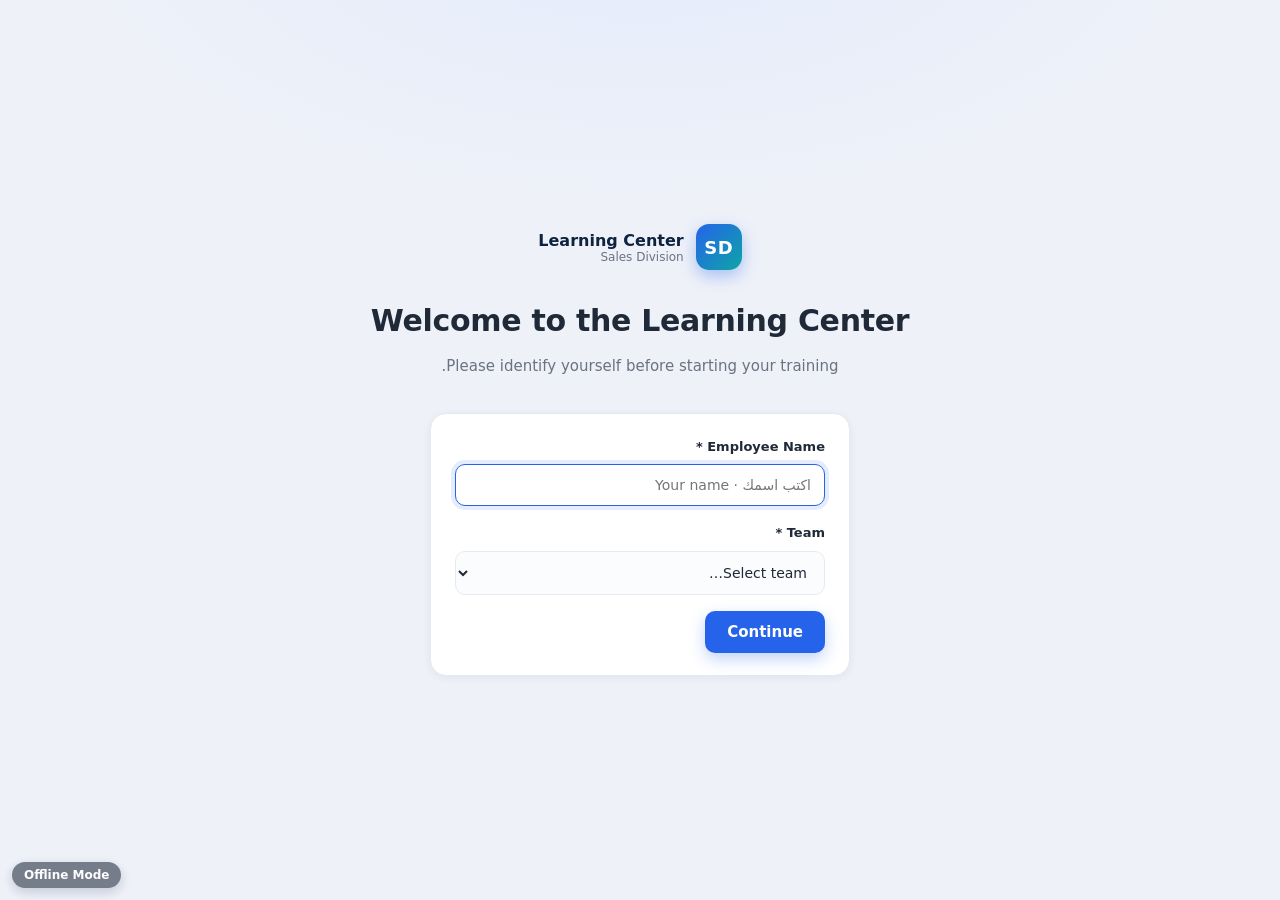
<file: submission_review.html>
<!DOCTYPE html>
<html lang="ar" dir="rtl">
<!--
  Submission Review Center — admin-only (UI redesign: professional split view).
  Reads LIVE from Supabase (direct REST, read-only + review PATCH). Business logic
  (data load, filters, review save, file/document opening) is UNCHANGED — this is
  a presentation-only redesign: a two-column split (list + persistent details)
  instead of a dense table + dark modal.
-->
<head>
  <meta charset="UTF-8" />
  <meta name="viewport" content="width=device-width, initial-scale=1.0" />
  <title>Submission Review · Admin</title>
  <link rel="icon" href="favicon.svg" type="image/svg+xml" />
  <link rel="stylesheet" href="styles.css?v=sr-3" />
  <script src="identity.js"></script>

  <!-- Self-contained, RTL-first enterprise styles (scoped .sr-wrap). -->
  <style>
    .sr-wrap {
      --sr-ink:#1f2430; --sr-dim:#6b7280; --sr-line:#e8e9f0; --sr-bg:#f6f7fb; --sr-card:#fff;
      --sr-brand:#7c3aed; --sr-brand-2:#6d28d9; --sr-brand-soft:#f2ecfe;
      --sr-pending:#b45309; --sr-pending-soft:#fef4e6;
      --sr-reviewed:#0e7d5a; --sr-reviewed-soft:#e5f6ef;
      --sr-revision:#b42318; --sr-revision-soft:#fdecea;
      --sr-shadow:0 1px 2px rgba(20,25,40,.05), 0 6px 20px rgba(20,25,40,.06);
      --sr-shadow-sm:0 1px 2px rgba(20,25,40,.06);
      --sr-radius:16px; --sr-radius-sm:11px;
    }
    @media (prefers-color-scheme: dark) {
      .sr-wrap {
        --sr-ink:#e9ecf2; --sr-dim:#9aa2b1; --sr-line:#2a2f3a; --sr-bg:#0f131a; --sr-card:#161b24;
        --sr-brand:#a78bfa; --sr-brand-2:#8b5cf6; --sr-brand-soft:#241a3d;
        --sr-pending:#f5b458; --sr-pending-soft:#372715;
        --sr-reviewed:#34d399; --sr-reviewed-soft:#123528;
        --sr-revision:#f87171; --sr-revision-soft:#3a1a1a;
        --sr-shadow:0 1px 2px rgba(0,0,0,.4); --sr-shadow-sm:0 1px 2px rgba(0,0,0,.35);
      }
    }
    .sr-wrap { color:var(--sr-ink); }
    .sr-wrap *, .sr-wrap *::before, .sr-wrap *::after { box-sizing:border-box; }
    .sr-wrap a { color:inherit; }

    /* Summary cards */
    .sr-cards { display:grid; grid-template-columns:repeat(auto-fit,minmax(158px,1fr)); gap:12px; margin:6px 0 16px; }
    .sr-card { background:var(--sr-card); border:1px solid var(--sr-line); border-radius:14px; padding:15px 17px; box-shadow:var(--sr-shadow-sm); display:flex; flex-direction:column; gap:3px; }
    .sr-card-val { font-size:26px; font-weight:800; line-height:1.05; letter-spacing:-.02em; }
    .sr-card-lbl { font-size:12px; color:var(--sr-dim); font-weight:600; }
    .sr-card.is-prog .sr-card-val { color:var(--sr-pending); }
    .sr-card.is-warn .sr-card-val { color:var(--sr-revision); }

    /* Filters */
    .sr-filters { display:flex; flex-wrap:wrap; gap:10px; align-items:flex-end; margin-bottom:16px;
      background:var(--sr-card); border:1px solid var(--sr-line); border-radius:14px; padding:14px 16px; box-shadow:var(--sr-shadow-sm); }
    .sr-f { display:flex; flex-direction:column; gap:5px; }
    .sr-f > label { font-size:11px; font-weight:700; color:var(--sr-dim); text-transform:uppercase; letter-spacing:.04em; }
    .sr-f input, .sr-f select { height:38px; padding:0 11px; border:1px solid var(--sr-line); border-radius:10px; background:var(--sr-bg); color:var(--sr-ink); font-size:13px; min-width:130px; font-family:inherit; }
    .sr-f input:focus, .sr-f select:focus { outline:none; border-color:var(--sr-brand); box-shadow:0 0 0 3px var(--sr-brand-soft); }
    .sr-f-grow { flex:1 1 190px; } .sr-f-grow input { width:100%; }
    .sr-spacer { flex:1 1 auto; }

    /* Buttons */
    .sr-btn { display:inline-flex; align-items:center; justify-content:center; gap:7px; border-radius:10px; border:1px solid var(--sr-brand);
      background:var(--sr-brand); color:#fff; font-size:13px; font-weight:700; padding:9px 15px; cursor:pointer; font-family:inherit; text-decoration:none; transition:filter .12s, background .12s; }
    .sr-btn:hover { filter:brightness(1.07); }
    .sr-btn-ghost { background:var(--sr-card); color:var(--sr-ink); border-color:var(--sr-line); }
    .sr-btn-ghost:hover { background:var(--sr-bg); }
    .sr-btn-sm { padding:6px 11px; font-size:12px; }

    /* ===== Split layout: list (40%) + details (60%) ===== */
    .sr-split { display:grid; grid-template-columns:minmax(0,2fr) minmax(0,3fr); gap:16px; align-items:start; }
    @media (max-width:1080px) { .sr-split { grid-template-columns:1fr; } }

    .sr-listhead { display:flex; align-items:center; justify-content:space-between; gap:10px; margin:0 2px 10px; }
    .sr-listhead-title { font-size:14px; font-weight:800; }
    .sr-count { font-size:12px; font-weight:700; color:var(--sr-dim); }
    .sr-list { display:flex; flex-direction:column; gap:10px; min-width:0; }

    /* List card */
    .sr-item { background:var(--sr-card); border:1px solid var(--sr-line); border-radius:var(--sr-radius-sm); padding:13px 15px;
      box-shadow:var(--sr-shadow-sm); cursor:pointer; transition:border-color .12s, box-shadow .12s, transform .04s; min-width:0; }
    .sr-item:hover { border-color:#d7c9fb; box-shadow:var(--sr-shadow); }
    .sr-item.is-active { border-color:var(--sr-brand); box-shadow:0 0 0 3px var(--sr-brand-soft); }
    .sr-item-top { display:flex; align-items:center; gap:10px; min-width:0; }
    .sr-avatar { width:36px; height:36px; border-radius:50%; background:var(--sr-brand-soft); color:var(--sr-brand-2);
      display:inline-flex; align-items:center; justify-content:center; font-weight:800; font-size:14px; flex:0 0 auto; }
    .sr-item-id { min-width:0; flex:1; }
    .sr-item-name { font-weight:700; font-size:14px; overflow:hidden; text-overflow:ellipsis; white-space:nowrap; }
    .sr-item-sub { font-size:12px; color:var(--sr-dim); overflow:hidden; text-overflow:ellipsis; white-space:nowrap; }
    .sr-item-badges { display:flex; flex-wrap:wrap; gap:6px; margin-top:10px; }
    .sr-item-ctx { margin-top:9px; font-size:12px; color:var(--sr-dim); display:flex; flex-direction:column; gap:2px; }
    .sr-item-ctx b { color:var(--sr-ink); font-weight:600; }
    .sr-item-foot { display:flex; align-items:center; justify-content:space-between; gap:10px; margin-top:11px; }
    .sr-item-when { font-size:11.5px; color:var(--sr-dim); }

    /* Chips / badges */
    .sr-chip { display:inline-flex; align-items:center; gap:5px; border-radius:999px; padding:3px 10px; font-size:11px; font-weight:700; white-space:nowrap; }
    .sr-chip-pending { color:var(--sr-pending); background:var(--sr-pending-soft); }
    .sr-chip-reviewed { color:var(--sr-reviewed); background:var(--sr-reviewed-soft); }
    .sr-chip-revision { color:var(--sr-revision); background:var(--sr-revision-soft); }
    .sr-chip-src-kc { color:var(--sr-brand-2); background:var(--sr-brand-soft); }
    .sr-chip-src-asg { color:#0e6db4; background:#e6f1fb; }
    .sr-chip-type { color:var(--sr-dim); background:var(--sr-bg); border:1px solid var(--sr-line); }
    @media (prefers-color-scheme: dark) { .sr-chip-src-asg { color:#7cc0f5; background:#132433; } }

    /* ===== Details panel (persistent, sticky) ===== */
    .sr-detailcol { position:sticky; top:12px; min-width:0; }
    .sr-details { background:var(--sr-bg); border:1px solid var(--sr-line); border-radius:var(--sr-radius);
      box-shadow:var(--sr-shadow); display:flex; flex-direction:column; max-height:calc(100vh - 108px); overflow:hidden; }
    .srd-scroll { overflow-y:auto; padding:18px; display:flex; flex-direction:column; gap:16px; }
    .srd-card { background:var(--sr-card); border:1px solid var(--sr-line); border-radius:var(--sr-radius-sm); padding:18px 20px; box-shadow:var(--sr-shadow-sm); min-width:0; }
    .srd-card-h { font-size:11px; text-transform:uppercase; letter-spacing:.06em; color:var(--sr-brand-2); font-weight:800; margin:0 0 14px; }

    /* Header band — who / what / when / status */
    .srd-header { flex:0 0 auto; display:flex; align-items:center; gap:14px; padding:16px 18px; border-bottom:1px solid var(--sr-line);
      background:linear-gradient(180deg, var(--sr-brand-soft), var(--sr-card)); }
    .srd-header-av { width:48px; height:48px; font-size:18px; }
    .srd-header-main { min-width:0; flex:1; }
    .srd-header-name { font-size:18px; font-weight:800; letter-spacing:-.01em; overflow:hidden; text-overflow:ellipsis; white-space:nowrap; }
    .srd-header-meta { font-size:13px; color:var(--sr-dim); margin-top:2px; }
    .srd-header-end { display:flex; flex-direction:column; align-items:flex-end; gap:5px; flex:0 0 auto; text-align:end; }
    .srd-header-when { font-size:12px; color:var(--sr-dim); }

    /* Current status pill (derived, reuse-only) */
    .srd-status { display:inline-flex; align-items:center; gap:6px; font-weight:700; }
    .srd-status::before { content:""; width:8px; height:8px; border-radius:50%; background:currentColor; }
    .srd-status-on { color:var(--sr-reviewed); } .srd-status-mid { color:var(--sr-pending); } .srd-status-off { color:var(--sr-dim); }

    /* Training Context — indented tree with connector guides (RTL-safe logical props) */
    .srd-tree { display:flex; flex-direction:column; gap:2px; }
    .srd-tnode { position:relative; display:flex; align-items:center; gap:10px; padding:8px 10px; border-radius:9px;
      margin-inline-start:calc(var(--lvl) * 22px); }
    .srd-tnode::before { content:""; position:absolute; inset-inline-start:-11px; top:-2px; bottom:50%; width:11px;
      border-inline-start:1.5px solid var(--sr-line); border-end-start-radius:8px; border-bottom:1.5px solid var(--sr-line); }
    .srd-tnode[style*="--lvl:0"]::before { display:none; }
    .srd-tico { font-size:16px; flex:0 0 auto; width:22px; text-align:center; }
    .srd-tbody { min-width:0; display:flex; flex-direction:column; }
    .srd-ttag { font-size:10px; font-weight:800; text-transform:uppercase; letter-spacing:.05em; color:var(--sr-dim); }
    .srd-tval { font-size:13.5px; font-weight:600; overflow:hidden; text-overflow:ellipsis; white-space:nowrap; }
    .srd-tnode.is-leaf { background:var(--sr-brand-soft); }
    .srd-tnode.is-leaf .srd-ttag { color:var(--sr-brand-2); } .srd-tnode.is-leaf .srd-tval { color:var(--sr-brand-2); }

    /* Learning Progress — compact tile grid */
    .srd-pgrid { display:grid; grid-template-columns:repeat(auto-fit,minmax(120px,1fr)); gap:12px; }
    .srd-ptile { background:var(--sr-bg); border:1px solid var(--sr-line); border-radius:10px; padding:12px 13px; display:flex; flex-direction:column; gap:5px; min-width:0; }
    .srd-ptile-v { font-size:19px; font-weight:800; letter-spacing:-.01em; }
    .srd-ptile-l { font-size:11px; font-weight:700; text-transform:uppercase; letter-spacing:.04em; color:var(--sr-dim); }
    .srd-ptile-sm { font-size:14px; font-weight:700; }
    .srd-mini { height:6px; border-radius:999px; background:var(--sr-line); overflow:hidden; margin-top:1px; }
    .srd-mini > span { display:block; height:100%; background:var(--sr-brand); border-radius:999px; }
    .srd-note { font-size:11.5px; color:var(--sr-dim); margin:12px 0 0; }

    .srd-emp { display:flex; align-items:center; gap:14px; }
    .srd-emp .sr-avatar { width:52px; height:52px; font-size:19px; }
    .srd-emp-name { font-size:18px; font-weight:800; letter-spacing:-.01em; }
    .srd-emp-meta { font-size:13px; color:var(--sr-dim); margin-top:2px; }

    /* Key/value grid (RTL-safe, logical alignment) */
    .srd-kv { display:grid; grid-template-columns:minmax(120px,auto) 1fr; gap:9px 16px; font-size:13.5px; align-items:baseline; }
    .srd-kv .k { color:var(--sr-dim); font-weight:600; }
    .srd-kv .v { font-weight:600; word-break:break-word; }

    /* Module → Lesson → Section grouped hierarchy */
    .srd-path { display:flex; flex-direction:column; gap:0; margin-bottom:12px; border:1px solid var(--sr-line); border-radius:10px; overflow:hidden; }
    .srd-path-row { display:flex; align-items:center; gap:10px; padding:9px 12px; font-size:13.5px; border-bottom:1px solid var(--sr-line); }
    .srd-path-row:last-child { border-bottom:0; }
    .srd-path-tag { font-size:10.5px; font-weight:800; color:var(--sr-brand-2); background:var(--sr-brand-soft); border-radius:6px; padding:2px 7px; flex:0 0 auto; }
    .srd-path-val { font-weight:600; min-width:0; overflow:hidden; text-overflow:ellipsis; white-space:nowrap; }

    /* Question / instructions — large readable typography */
    .srd-prose { font-size:15px; line-height:1.7; color:var(--sr-ink); word-break:break-word; }

    /* Submission blocks (buttons only — never raw URLs) */
    .srd-doc, .srd-file { display:flex; align-items:center; gap:13px; background:var(--sr-bg); border:1px solid var(--sr-line); border-radius:10px; padding:13px 15px; min-width:0; }
    .srd-doc-ico, .srd-file-ico { font-size:26px; flex:0 0 auto; }
    .srd-doc-main, .srd-file-main { min-width:0; flex:1; }
    .srd-doc-title, .srd-file-name { font-weight:700; font-size:14px; overflow:hidden; text-overflow:ellipsis; white-space:nowrap; }
    .srd-doc-sub, .srd-file-sub { font-size:12px; color:var(--sr-dim); margin-top:2px; }
    .srd-sub-actions { display:flex; flex-wrap:wrap; gap:8px; margin-top:12px; }
    .srd-text { white-space:pre-wrap; word-break:break-word; background:var(--sr-bg); border:1px solid var(--sr-line); border-radius:10px; padding:14px 16px; font-size:14px; line-height:1.6; }

    /* Review card fields */
    .srd-review label { display:block; font-size:11px; font-weight:700; text-transform:uppercase; letter-spacing:.04em; color:var(--sr-dim); margin:12px 0 5px; }
    .srd-review label:first-of-type { margin-top:2px; }
    .srd-review select, .srd-review input, .srd-review textarea { width:100%; border:1px solid var(--sr-line); border-radius:10px; background:var(--sr-bg); color:var(--sr-ink); font-size:13.5px; padding:10px 12px; font-family:inherit; }
    .srd-review select:focus, .srd-review input:focus, .srd-review textarea:focus { outline:none; border-color:var(--sr-brand); box-shadow:0 0 0 3px var(--sr-brand-soft); }
    .srd-review textarea { resize:vertical; min-height:84px; }

    /* Pinned action bar (always visible) */
    .srd-actions { flex:0 0 auto; border-top:1px solid var(--sr-line); background:var(--sr-card);
      padding:12px 16px; display:grid; grid-template-columns:1fr 1fr 1fr; gap:10px; }
    .srd-actions .sr-btn { width:100%; padding:11px 12px; }
    .srd-actions-msg { grid-column:1 / -1; font-size:12.5px; font-weight:700; min-height:16px; text-align:center; }
    @media (max-width:520px) { .srd-actions { grid-template-columns:1fr; } }

    /* Empty / loading states */
    .sr-empty { text-align:center; color:var(--sr-dim); padding:46px 22px; }
    .sr-empty-ico { font-size:40px; display:block; margin-bottom:12px; opacity:.75; }
    .sr-empty-title { font-size:15px; font-weight:800; color:var(--sr-ink); margin-bottom:4px; }
    .sr-empty-sub { font-size:13px; }
    .sr-list .sr-empty { background:var(--sr-card); border:1px dashed var(--sr-line); border-radius:var(--sr-radius-sm); }
    .sr-loading { text-align:center; color:var(--sr-dim); padding:30px; font-size:13.5px; }
  </style>
</head>
<body>

  <header class="topbar">
    <button class="menu-btn" id="menuBtn" aria-label="Open menu" aria-expanded="false" aria-controls="sidebar">☰</button>
    <span class="topbar-logo">SD</span>
    <span class="topbar-title">Sales Data — Learning Center</span>
  </header>

  <div class="layout">
    <aside class="sidebar" id="sidebar">
      <div class="brand">
        <div class="brand-logo">SD</div>
        <div class="brand-text"><strong>Sales Data</strong><span>Learning Center</span></div>
      </div>
      <nav class="nav" aria-label="Main">
        <a class="nav-item" href="index.html"><span class="nav-ico" aria-hidden="true"><svg viewBox="0 0 24 24" fill="none" stroke="currentColor" stroke-width="1.8" stroke-linecap="round" stroke-linejoin="round"><path d="M3 10.5 12 3l9 7.5"/><path d="M5 9.5V20h5v-6h4v6h5V9.5"/></svg></span><span class="nav-label">Learning Center</span></a>
        <a class="nav-item" href="learning_path.html"><span class="nav-ico" aria-hidden="true"><svg viewBox="0 0 24 24" fill="none" stroke="currentColor" stroke-width="1.8" stroke-linecap="round" stroke-linejoin="round"><rect x="5" y="5" width="14" height="16" rx="2"/><path d="M9 5V4.2A1.2 1.2 0 0 1 10.2 3h3.6A1.2 1.2 0 0 1 15 4.2V5"/><path d="M9 11h6"/><path d="M9 15h4"/></svg></span><span class="nav-label">Learning Path</span></a>
        <a class="nav-item" href="content_manager.html"><span class="nav-ico" aria-hidden="true"><svg viewBox="0 0 24 24" fill="none" stroke="currentColor" stroke-width="1.8" stroke-linecap="round" stroke-linejoin="round"><rect x="3" y="4" width="18" height="16" rx="2"/><path d="M3 9h18"/><path d="M8 20V9"/></svg></span><span class="nav-label">Content Manager</span></a>
        <a class="nav-item" href="employee_progress.html"><span class="nav-ico" aria-hidden="true"><svg viewBox="0 0 24 24" fill="none" stroke="currentColor" stroke-width="1.8" stroke-linecap="round" stroke-linejoin="round"><path d="M16 21v-2a4 4 0 0 0-4-4H6a4 4 0 0 0-4 4v2"/><circle cx="9" cy="7" r="4"/><path d="M22 21v-2a4 4 0 0 0-3-3.87"/><path d="M16 3.13a4 4 0 0 1 0 7.75"/></svg></span><span class="nav-label">Employee Progress</span></a>
        <a class="nav-item active" href="submission_review.html"><span class="nav-ico" aria-hidden="true"><svg viewBox="0 0 24 24" fill="none" stroke="currentColor" stroke-width="1.8" stroke-linecap="round" stroke-linejoin="round"><path d="M9 11l3 3L22 4"/><path d="M21 12v7a2 2 0 0 1-2 2H5a2 2 0 0 1-2-2V5a2 2 0 0 1 2-2h11"/></svg></span><span class="nav-label">Submission Review</span></a>
        <a class="nav-item" href="dashboard.html"><span class="nav-ico" aria-hidden="true"><svg viewBox="0 0 24 24" fill="none" stroke="currentColor" stroke-width="1.8" stroke-linecap="round" stroke-linejoin="round"><path d="M4 20V10"/><path d="M10 20V4"/><path d="M16 20v-7"/><path d="M2 20h20"/></svg></span><span class="nav-label">Learning Dashboard</span></a>
      </nav>

      <div class="sidebar-foot">
        <div class="foot-progress"><div class="foot-label">Admin View</div><div class="foot-percent" id="srFootCount">—</div></div>
      </div>
    </aside>

    <div class="backdrop" id="backdrop"></div>

    <main class="content">
      <div class="sr-wrap">
        <div class="page-head reveal">
          <h1>Submission Review</h1>
          <p class="muted">Review every Knowledge Check &amp; Assignment submission — live Supabase data, admin only.</p>
        </div>

        <div class="sr-cards" id="srCards"></div>

        <div class="sr-filters" id="srFilters">
          <div class="sr-f sr-f-grow"><label for="srSearch">Employee</label><input type="text" id="srSearch" placeholder="Search employee name…" autocomplete="off" /></div>
          <div class="sr-f"><label for="srTeam">Team</label><select id="srTeam"><option value="">All Teams</option></select></div>
          <div class="sr-f"><label for="srSource">Source</label><select id="srSource"><option value="">All Sources</option><option value="Knowledge Check">Knowledge Check</option><option value="Assignment">Assignment</option></select></div>
          <div class="sr-f"><label for="srAcademy">Academy</label><select id="srAcademy"><option value="">All Academies</option></select></div>
          <div class="sr-f"><label for="srModule">Module</label><select id="srModule"><option value="">All Modules</option></select></div>
          <div class="sr-f"><label for="srLesson">Lesson</label><select id="srLesson"><option value="">All Lessons</option></select></div>
          <div class="sr-f"><label for="srSection">Section</label><select id="srSection"><option value="">All Sections</option></select></div>
          <div class="sr-f"><label for="srType">Response Type</label><select id="srType"><option value="">All Types</option><option value="Text">Text</option><option value="Document Link">Document Link</option><option value="File Upload">File Upload</option></select></div>
          <div class="sr-f"><label for="srStatus">Review Status</label><select id="srStatus"><option value="">All Statuses</option><option value="Pending Review">Pending Review</option><option value="Reviewed">Reviewed</option><option value="Needs Revision">Needs Revision</option></select></div>
          <div class="sr-f"><label for="srDate">Submitted After</label><input type="date" id="srDate" /></div>
          <div class="sr-spacer"></div>
          <button type="button" class="sr-btn sr-btn-ghost" id="srRefresh">↻ Refresh</button>
        </div>

        <div class="sr-split">
          <section class="sr-listcol">
            <div class="sr-listhead"><span class="sr-listhead-title">Submissions</span><span class="sr-count" id="srCount">—</span></div>
            <div class="sr-list" id="srList"><div class="sr-loading">Loading live data from Supabase…</div></div>
          </section>
          <section class="sr-detailcol">
            <div class="sr-details" id="srDetails"></div>
          </section>
        </div>

      </div>
    </main>
  </div>

  <script src="supabase.js"></script>
  <script src="academies.js"></script>
  <script src="script.js"></script>
  <script src="submission_review.js?v=sr-4"></script>
</body>
</html>
</file>
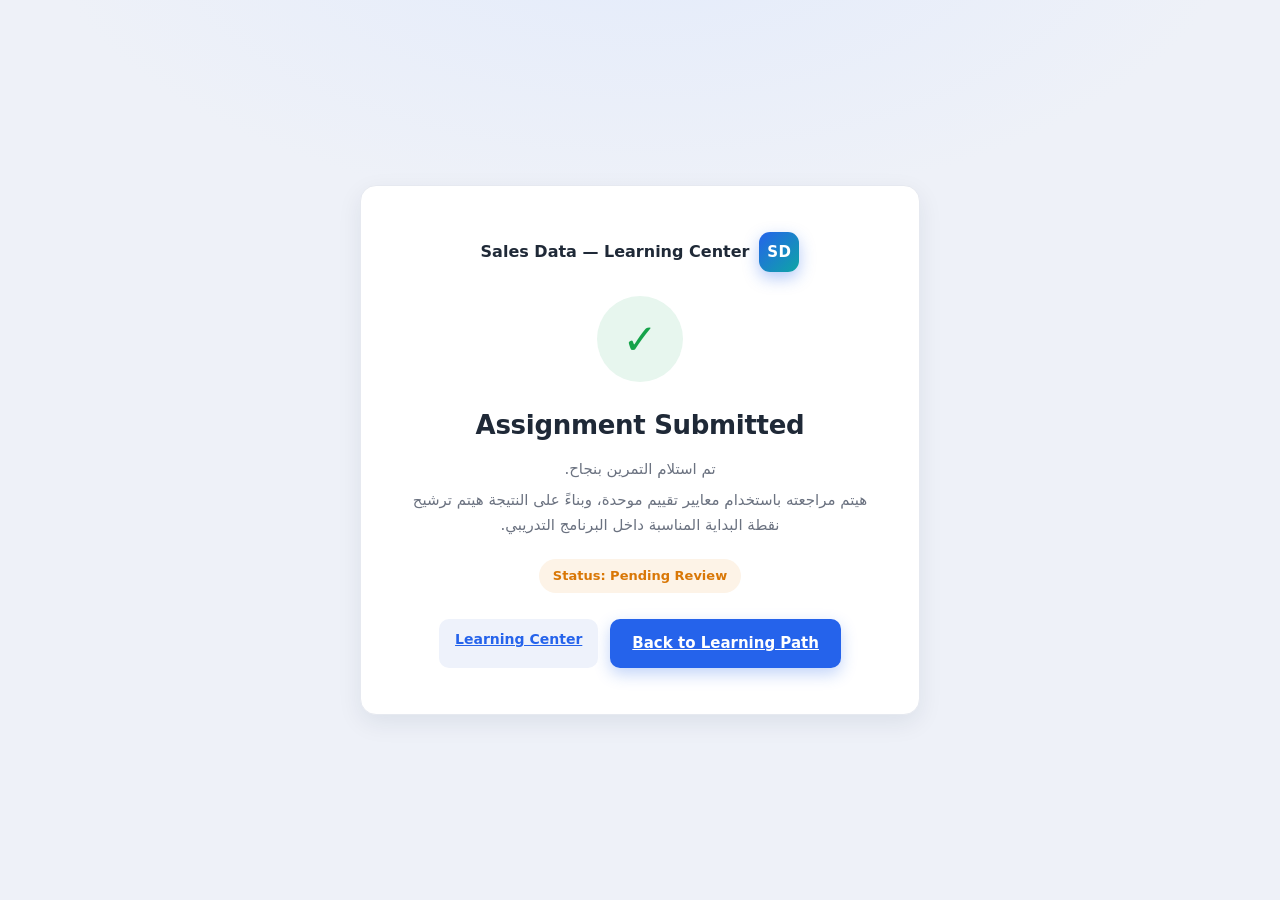
<file: submission_success.html>
<!DOCTYPE html>
<html lang="ar" dir="rtl">
<head>
  <meta charset="UTF-8" />
  <meta name="viewport" content="width=device-width, initial-scale=1.0" />
  <title>Assignment Submitted · Sales Data</title>
  <link rel="icon" href="favicon.svg" type="image/svg+xml" />
  <link rel="stylesheet" href="styles.css" />
</head>
<body>

  <!-- ============ CONFIRMATION ============ -->
  <div class="success-screen">
    <div class="success-card reveal">
      <div class="success-brand">
        <div class="brand-logo">SD</div>
        <strong>Sales Data — Learning Center</strong>
      </div>

      <div class="success-badge">✓</div>

      <h1>Assignment Submitted</h1>
      <p>تم استلام التمرين بنجاح.</p>
      <p>هيتم مراجعته باستخدام معايير تقييم موحدة، وبناءً على النتيجة هيتم ترشيح نقطة البداية المناسبة داخل البرنامج التدريبي.</p>

      <span class="success-status">Status: Pending Review</span>

      <div class="success-actions">
        <a class="btn btn-primary" href="learning_path.html">Back to Learning Path</a>
        <a class="btn btn-ghost" href="index.html">Learning Center</a>
      </div>
    </div>
  </div>

  <script src="script.js"></script>
</body>
</html>
</file>
<file: styles.css>
/* ============================================================
   Sales Data Team — Training Portal
   styles.css  (plain CSS, no frameworks)
   ============================================================ */

:root {
  --bg: #eef1f8;
  --surface: #ffffff;
  --sidebar: #0e2340;
  --sidebar-2: #16375a;
  --primary: #2563eb;
  --primary-dark: #1d4ed8;
  --accent: #0ea5a5;
  --text: #1f2937;
  --muted: #6b7280;
  --border: #e6e9f0;
  --success: #16a34a;
  --warn: #d97706;
  --danger: #dc2626;
  --shadow-sm: 0 2px 8px rgba(15, 37, 64, 0.06);
  --shadow: 0 8px 24px rgba(15, 37, 64, 0.08);
  --shadow-lg: 0 16px 40px rgba(15, 37, 64, 0.14);
  --radius: 16px;
  --radius-sm: 10px;
  --ease: cubic-bezier(.22, .61, .36, 1);
}

* { box-sizing: border-box; margin: 0; padding: 0; }

html { scroll-behavior: smooth; }

body {
  font-family: "Segoe UI", Tahoma, "Cairo", system-ui, Arial, sans-serif;
  background:
    radial-gradient(1200px 600px at 100% -10%, #e3ebfb 0%, transparent 60%),
    var(--bg);
  color: var(--text);
  line-height: 1.65;
  -webkit-font-smoothing: antialiased;
}

/* ---------- Layout ---------- */
.layout { display: flex; min-height: 100vh; }

.content {
  flex: 1;
  padding: 34px 38px;
  overflow-x: hidden;
  max-width: 1200px;
  margin: 0 auto;
  width: 100%;
}

/* ---------- Sidebar ---------- */
.sidebar {
  width: 264px;
  flex-shrink: 0;
  background: linear-gradient(180deg, var(--sidebar), var(--sidebar-2));
  color: #e8eef7;
  display: flex;
  flex-direction: column;
  padding: 22px 16px;
  position: sticky;
  top: 0;
  height: 100vh;
  box-shadow: 6px 0 24px rgba(14, 35, 64, 0.12);
  z-index: 20;
}

.brand {
  display: flex; align-items: center; gap: 12px;
  padding: 8px 8px 20px;
  margin-bottom: 8px;
  border-bottom: 1px solid rgba(255, 255, 255, 0.08);
}
.brand-logo {
  width: 46px; height: 46px; border-radius: 13px;
  background: linear-gradient(135deg, var(--primary), var(--accent));
  display: grid; place-items: center;
  font-weight: 800; font-size: 18px; color: #fff;
  letter-spacing: .5px; object-fit: cover; flex-shrink: 0;
  box-shadow: 0 6px 16px rgba(37, 99, 235, 0.35);
}
.brand-text { display: flex; flex-direction: column; line-height: 1.25; }
.brand-text strong { font-size: 16px; }
.brand-text span { font-size: 12px; color: #9fb3cc; }

.nav { display: flex; flex-direction: column; gap: 4px; margin-top: 6px; }
.nav-item {
  display: flex; align-items: center; gap: 12px;
  background: transparent; border: none; cursor: pointer;
  color: #cdd8e6; text-align: right;
  padding: 12px 14px; border-radius: var(--radius-sm);
  font-size: 15px; font-family: inherit; position: relative;
  transition: background .18s var(--ease), color .18s, transform .12s;
}
.nav-item::before {
  content: ""; position: absolute; right: 0; top: 50%;
  transform: translateY(-50%) scaleY(0);
  width: 3px; height: 22px; border-radius: 3px;
  background: #fff; transition: transform .2s var(--ease);
}
.nav-item:hover { background: rgba(255, 255, 255, .07); color: #fff; }
.nav-item:hover .nav-ico { transform: scale(1.12); }
.nav-item.active {
  background: linear-gradient(90deg, var(--primary), #3b76f0);
  color: #fff; box-shadow: 0 6px 16px rgba(37, 99, 235, 0.35);
}
.nav-item.active::before { transform: translateY(-50%) scaleY(1); }
.nav-label { font-weight: 500; }
.nav-ico {
  width: 20px; height: 20px; flex-shrink: 0;
  display: grid; place-items: center;
  color: #93a6c0; transition: transform .18s var(--ease), color .18s;
}
.nav-ico svg { width: 20px; height: 20px; }
.nav-item:hover .nav-ico { transform: scale(1.08); color: #fff; }
.nav-item.active .nav-ico { color: #fff; }

.sidebar-foot { margin-top: auto; padding: 14px 10px 4px; }
.foot-label { font-size: 12px; color: #9fb3cc; margin-bottom: 8px; }
.foot-percent { font-size: 12px; color: #cdd8e6; margin-top: 6px; text-align: left; }

/* Switch Team control (injected into the sidebar foot) */
.switch-team-wrap { margin-top: 14px; padding-top: 14px; border-top: 1px solid rgba(255, 255, 255, .08); }
.switch-team-current { font-size: 12px; color: #9fb3cc; margin-bottom: 8px; }
.switch-team-current strong { color: #fff; }
.switch-team { display: block; width: 100%; text-align: center; font-size: 14px; padding: 9px 12px; }
.progress-bar {
  height: 8px; background: rgba(255, 255, 255, .12);
  border-radius: 99px; overflow: hidden;
}
.progress-bar span {
  display: block; height: 100%;
  background: linear-gradient(90deg, var(--accent), var(--primary));
  border-radius: 99px;
  animation: growBar 1s var(--ease) both;
}
@keyframes growBar { from { width: 0 !important; } }

/* ---------- Top bar (mobile) ---------- */
.topbar {
  display: none;
  align-items: center; gap: 12px;
  background: linear-gradient(90deg, var(--sidebar), var(--sidebar-2));
  color: #fff; padding: 12px 16px;
  position: sticky; top: 0; z-index: 30;
  box-shadow: var(--shadow-sm);
}
.menu-btn {
  background: transparent; border: none; color: #fff;
  font-size: 22px; cursor: pointer; line-height: 1;
}
.topbar-logo {
  width: 32px; height: 32px; border-radius: 9px;
  background: linear-gradient(135deg, var(--primary), var(--accent));
  display: grid; place-items: center; font-weight: 800; font-size: 13px;
}
.topbar-title { font-weight: 600; font-size: 15px; }

.backdrop {
  display: none;
  position: fixed; inset: 0;
  background: rgba(6, 18, 34, .5);
  backdrop-filter: blur(2px);
  z-index: 25; opacity: 0; transition: opacity .25s;
}
.backdrop.show { display: block; opacity: 1; }

/* ---------- Sections ---------- */
.section { display: none; }
.section.active { display: block; }

.page-head {
  margin-bottom: 24px; padding-bottom: 16px;
  border-bottom: 1px solid var(--border);
}
.page-head h1 { font-size: 27px; letter-spacing: -0.3px; margin-bottom: 4px; }
.muted { color: var(--muted); font-size: 14px; }

/* ---------- Accessibility: visible keyboard focus ---------- */
:focus-visible { outline: none; }
.btn:focus-visible,
[data-submit-id]:focus-visible {
  outline: 3px solid rgba(37, 99, 235, .5);
  outline-offset: 2px;
}
.level-head:focus-visible {
  outline: none;
  box-shadow: inset 0 0 0 3px rgba(37, 99, 235, .45);
}
.nav-item:focus-visible,
.menu-btn:focus-visible {
  outline: 2px solid rgba(255, 255, 255, .7);
  outline-offset: 2px;
}
.field input:focus-visible,
.field select:focus-visible,
.field textarea:focus-visible { outline: none; }

/* ---------- Reveal animation ----------
   CSS-only entrance so content stays visible even if script.js fails to
   load (e.g. a transient 404 on static hosting). JS is NOT required. */
.reveal { animation: revealIn .5s var(--ease) both; }
@keyframes revealIn {
  from { opacity: 0; transform: translateY(14px); }
  to   { opacity: 1; transform: none; }
}
@media (prefers-reduced-motion: reduce) {
  html { scroll-behavior: auto; }
  .reveal { animation: none; opacity: 1; transform: none; }
  .ring, .track-fill, .progress-bar span { animation: none; }
}

/* ---------- Buttons ---------- */
.btn {
  border: none; cursor: pointer; font-family: inherit;
  font-size: 15px; padding: 12px 22px; border-radius: var(--radius-sm);
  font-weight: 600; position: relative; overflow: hidden;
  transition: transform .12s var(--ease), background .18s, box-shadow .2s, opacity .2s;
}
.btn:active { transform: translateY(1px) scale(.99); }
.btn-primary { background: var(--primary); color: #fff; box-shadow: 0 6px 16px rgba(37, 99, 235, .28); }
.btn-primary:hover { background: var(--primary-dark); box-shadow: 0 10px 24px rgba(37, 99, 235, .38); transform: translateY(-2px); }
.btn-light { background: rgba(255, 255, 255, .18); color: #fff; backdrop-filter: blur(4px); }
.btn-light:hover { background: rgba(255, 255, 255, .28); transform: translateY(-2px); }
.btn-ghost { background: #eef2fb; color: var(--primary); padding: 9px 16px; font-size: 14px; }
.btn-ghost:hover { background: var(--primary); color: #fff; transform: translateY(-1px); }
.btn:disabled,
.btn:disabled:hover {
  opacity: .55; cursor: not-allowed; transform: none;
  box-shadow: none; background: #eef2fb; color: var(--muted);
}

/* ---------- Cards ---------- */
.card {
  background: var(--surface);
  border: 1px solid var(--border);
  border-radius: var(--radius);
  padding: 24px;
  box-shadow: var(--shadow-sm);
  transition: transform .2s var(--ease), box-shadow .2s var(--ease);
}

.cards-grid {
  display: grid;
  grid-template-columns: repeat(auto-fit, minmax(270px, 1fr));
  gap: 20px;
}

/* ---------- Home Hero ---------- */
.hero {
  display: grid;
  grid-template-columns: 1.7fr 1fr;
  gap: 22px;
  margin-bottom: 24px;
}
.hero-text {
  background:
    radial-gradient(700px 300px at 90% 0%, rgba(14, 165, 165, .4), transparent 60%),
    linear-gradient(135deg, #123253, #1f4d7a);
  color: #fff; padding: 38px; border-radius: var(--radius);
  box-shadow: var(--shadow);
  position: relative; overflow: hidden;
}
.hero-eyebrow {
  display: inline-block; font-size: 12px; font-weight: 600;
  letter-spacing: .5px; text-transform: uppercase;
  color: #bfe3e3; background: rgba(255, 255, 255, .1);
  padding: 5px 12px; border-radius: 99px; margin-bottom: 14px;
}
.hero-text h1 { font-size: 27px; margin-bottom: 12px; letter-spacing: -0.3px; }
.hero-text p { color: #dbe6f2; margin-bottom: 22px; font-size: 15px; max-width: 52ch; }
.hero-actions { display: flex; gap: 12px; flex-wrap: wrap; }

.hero-card {
  background: var(--surface); border: 1px solid var(--border);
  border-radius: var(--radius); padding: 26px;
  box-shadow: var(--shadow);
  display: flex; flex-direction: column; align-items: center; text-align: center;
  transition: transform .2s var(--ease), box-shadow .2s var(--ease);
}
.hero-card:hover { transform: translateY(-4px); box-shadow: var(--shadow-lg); }
.hero-card h3 { font-size: 14px; color: var(--muted); margin-bottom: 16px; text-transform: uppercase; letter-spacing: .5px; }

.ring {
  --val: 0;
  width: 134px; height: 134px; border-radius: 50%;
  background:
    radial-gradient(farthest-side, #fff 78%, transparent 79% 100%),
    conic-gradient(var(--primary) calc(var(--val) * 1%), #e6ecf6 0);
  display: grid; place-items: center;
  margin-bottom: 12px;
  animation: spinIn 1.1s var(--ease) both;
}
@keyframes spinIn { from { background: radial-gradient(farthest-side, #fff 78%, transparent 79% 100%), conic-gradient(var(--primary) 0%, #e6ecf6 0); } }
.ring span { font-size: 27px; font-weight: 800; color: var(--sidebar); }

/* ---------- Home: KPI strip ---------- */
.kpi-strip {
  display: grid;
  grid-template-columns: repeat(auto-fit, minmax(180px, 1fr));
  gap: 16px; margin-bottom: 24px;
}
.kpi {
  background: var(--surface); border: 1px solid var(--border);
  border-radius: var(--radius); padding: 18px 20px;
  display: flex; align-items: center; gap: 14px;
  box-shadow: var(--shadow-sm);
  transition: transform .18s var(--ease), box-shadow .18s;
}
.kpi:hover { transform: translateY(-3px); box-shadow: var(--shadow); }
.kpi-ico {
  width: 46px; height: 46px; border-radius: 12px; flex-shrink: 0;
  display: grid; place-items: center; font-size: 22px;
  background: #eef2fb;
}
.kpi-val { font-size: 22px; font-weight: 800; color: var(--sidebar); line-height: 1.1; }
.kpi-label { font-size: 12px; color: var(--muted); }

/* ---------- Home: Continue card ---------- */
.continue-card {
  display: flex; align-items: center; gap: 24px;
  background: linear-gradient(120deg, #fff, #f5f8ff);
  border: 1px solid var(--border);
  border-radius: var(--radius); padding: 26px 28px;
  box-shadow: var(--shadow-sm); margin-bottom: 24px;
  position: relative; overflow: hidden;
  transition: transform .2s var(--ease), box-shadow .2s;
}
.continue-card::before {
  content: ""; position: absolute; inset: 0 auto 0 0; width: 5px;
  background: linear-gradient(180deg, var(--primary), var(--accent));
}
.continue-card:hover { transform: translateY(-3px); box-shadow: var(--shadow); }
.continue-left { flex: 1; }
.continue-tag {
  display: inline-block; font-size: 12px; font-weight: 700;
  color: var(--primary); background: #eaf0fe;
  padding: 4px 12px; border-radius: 99px; margin-bottom: 10px;
}
.continue-left h2 { font-size: 20px; margin-bottom: 6px; }
.continue-actions { display: flex; gap: 10px; margin-top: 16px; flex-wrap: wrap; }
.continue-actions .btn-light { background: #eef2fb; color: var(--primary); }
.continue-actions .btn-light:hover { background: #e0e8fb; }

.mini-ring {
  --val: 0; width: 96px; height: 96px; border-radius: 50%; flex-shrink: 0;
  background:
    radial-gradient(farthest-side, #fff 76%, transparent 77% 100%),
    conic-gradient(var(--accent) calc(var(--val) * 1%), #e6ecf6 0);
  display: grid; place-items: center;
}
.mini-ring span { font-size: 20px; font-weight: 800; color: var(--sidebar); }

/* ---------- Info cards ---------- */
.info-card:hover { transform: translateY(-4px); box-shadow: var(--shadow); }
.info-card .card-ico {
  font-size: 24px; margin-bottom: 12px;
  width: 48px; height: 48px; border-radius: 12px;
  display: grid; place-items: center; background: #eef2fb;
}
.info-card h3 { font-size: 17px; margin-bottom: 8px; }
.info-card p { color: var(--muted); font-size: 14px; }
.steps { padding-inline-start: 18px; color: var(--muted); font-size: 14px; }
.steps li { margin-bottom: 5px; }
.steps strong { color: var(--text); }

/* ---------- Training Levels ---------- */
.levels { display: grid; gap: 16px; }
.level-card {
  background: var(--surface); border: 1px solid var(--border);
  border-radius: var(--radius); box-shadow: var(--shadow-sm);
  overflow: hidden;
  transition: box-shadow .2s var(--ease), border-color .2s, transform .12s;
}
.level-card:hover { box-shadow: var(--shadow); border-color: #d3ddef; }
.level-head {
  display: flex; align-items: center; gap: 16px;
  padding: 18px 22px; cursor: pointer; user-select: none;
}
.level-badge {
  min-width: 54px; height: 54px; border-radius: 14px;
  background: linear-gradient(135deg, #eef2fb, #e2e9fb); color: var(--primary);
  display: grid; place-items: center;
  font-weight: 800; font-size: 15px; text-align: center;
  transition: transform .2s var(--ease);
}
.level-card:hover .level-badge { transform: scale(1.05); }
.level-card.open .level-badge { background: linear-gradient(135deg, var(--primary), var(--accent)); color: #fff; }
.level-head-text { flex: 1; }
.level-head-text h3 { font-size: 17px; }
.level-head-text p { font-size: 13px; color: var(--muted); }
.level-toggle { color: var(--muted); font-size: 20px; transition: transform .25s var(--ease); }
.level-card.open .level-toggle { transform: rotate(180deg); color: var(--primary); }

.level-body {
  max-height: 0; overflow: hidden;
  padding: 0 22px;
  transition: max-height .35s var(--ease), padding .35s var(--ease);
}
.level-card.open .level-body {
  /* No pixel cap: long lessons must render in full. A fixed max-height with
     overflow:hidden silently truncated content taller than the cap. */
  max-height: none; overflow: visible; padding: 4px 22px 24px;
  border-top: 1px solid var(--border);
}
.level-body h4 {
  font-size: 12px; text-transform: uppercase; letter-spacing: .6px;
  color: var(--primary); margin: 18px 0 6px;
}
.level-body ul { padding-inline-start: 18px; color: var(--text); font-size: 14px; }
.level-body li { margin-bottom: 3px; }
.level-body p { font-size: 14px; color: var(--text); }
.level-meta { display: flex; flex-wrap: wrap; gap: 10px; margin-top: 18px; }
.pill {
  font-size: 12px; padding: 6px 13px; border-radius: 99px;
  background: #f1f4fa; color: var(--muted); font-weight: 600;
}
.pill.pass { background: #e7f6ee; color: var(--success); }
.pill.time { background: #fdf3e7; color: var(--warn); }

/* ---------- Assignments ---------- */
.assign-grid {
  display: grid;
  grid-template-columns: repeat(auto-fill, minmax(300px, 1fr));
  gap: 20px;
  margin-bottom: 30px;
}
.assign-card {
  background: var(--surface); border: 1px solid var(--border);
  border-radius: var(--radius); box-shadow: var(--shadow-sm);
  padding: 0 22px 20px; display: flex; flex-direction: column;
  position: relative; overflow: hidden;
  transition: transform .2s var(--ease), box-shadow .2s var(--ease), border-color .2s;
}
.assign-card:hover { transform: translateY(-5px); box-shadow: var(--shadow-lg); border-color: #d3ddef; }
.assign-accent { height: 5px; margin: 0 -22px 18px; }
.diff-easy   .assign-accent { background: linear-gradient(90deg, #16a34a, #4ade80); }
.diff-medium .assign-accent { background: linear-gradient(90deg, #d97706, #fbbf24); }
.diff-hard   .assign-accent { background: linear-gradient(90deg, #dc2626, #f87171); }

.assign-top { display: flex; align-items: center; gap: 8px; margin-bottom: 12px; }
.assign-num {
  width: 38px; height: 38px; border-radius: 11px; flex-shrink: 0;
  display: grid; place-items: center; font-weight: 800; font-size: 14px;
  background: linear-gradient(135deg, #123253, #1f4d7a); color: #fff;
}
.assign-id {
  font-weight: 700; color: var(--primary);
  background: #eef2fb; padding: 5px 10px; border-radius: 8px; font-size: 13px;
}
.diff {
  margin-inline-start: auto;
  font-size: 12px; font-weight: 700; padding: 5px 11px; border-radius: 99px;
}
.diff.easy { background: #e7f6ee; color: var(--success); }
.diff.medium { background: #fdf3e7; color: var(--warn); }
.diff.hard { background: #fdeaea; color: var(--danger); }

.assign-card h3 { font-size: 15px; margin-bottom: 8px; }
.assign-obj { font-size: 14px; color: var(--muted); margin-bottom: 14px; flex: 1; }
.assign-detail { font-size: 13px; margin-bottom: 6px; display: flex; gap: 7px; align-items: baseline; }
.assign-detail strong { color: var(--text); }
.assign-foot {
  display: flex; justify-content: space-between; align-items: center;
  margin-top: 16px; padding-top: 15px; border-top: 1px solid var(--border);
}
.assign-time { font-size: 12px; color: var(--muted); font-weight: 600; }

/* ---------- Submission form ---------- */
.form-card h2 { font-size: 20px; margin-bottom: 4px; }
.form-grid {
  display: grid; grid-template-columns: 1fr 1fr; gap: 18px; margin-top: 20px;
}
.field { display: flex; flex-direction: column; gap: 7px; }
.field-full { grid-column: 1 / -1; }
.field label { font-size: 13px; font-weight: 600; color: var(--text); }
.field input, .field select, .field textarea {
  font-family: inherit; font-size: 14px;
  padding: 12px 13px; border: 1px solid var(--border);
  border-radius: var(--radius-sm); background: #fbfcfe; color: var(--text);
  transition: border .18s, box-shadow .18s, background .18s;
}
.field input:hover, .field select:hover, .field textarea:hover { border-color: #cbd6ea; }
.field input:focus, .field select:focus, .field textarea:focus {
  outline: none; border-color: var(--primary); background: #fff;
  box-shadow: 0 0 0 4px rgba(37, 99, 235, .12);
}
.field textarea { resize: vertical; }
.form-msg { margin-inline-start: 14px; font-size: 14px; font-weight: 600; }

/* ---------- Progress ---------- */
.stat-grid {
  display: grid;
  grid-template-columns: repeat(auto-fit, minmax(190px, 1fr));
  gap: 20px; margin-bottom: 24px;
}
.stat-card { text-align: center; }
.stat-card:hover { transform: translateY(-4px); box-shadow: var(--shadow); }
.stat-ico {
  font-size: 24px; width: 52px; height: 52px; margin: 0 auto;
  display: grid; place-items: center; border-radius: 14px; background: #eef2fb;
}
.stat-val { font-size: 30px; font-weight: 800; color: var(--sidebar); margin: 10px 0 2px; }
.stat-label { font-size: 13px; color: var(--muted); }

.track { display: grid; gap: 10px; margin-top: 16px; }
.track-row {
  display: flex; align-items: center; gap: 14px;
  padding: 14px 16px; border: 1px solid var(--border);
  border-radius: var(--radius-sm); background: #fbfcfe;
  transition: background .18s, border-color .18s, transform .12s;
}
.track-row:hover { background: #f4f7fd; transform: translateX(-3px); }
.track-row.current { border-color: #bcd0f7; background: #f2f7ff; }
.track-dot {
  width: 30px; height: 30px; border-radius: 50%; flex-shrink: 0;
  display: grid; place-items: center; font-size: 13px; color: #fff; font-weight: 700;
}
.track-dot.done { background: var(--success); }
.track-dot.current { background: var(--primary); box-shadow: 0 0 0 4px rgba(37, 99, 235, .18); }
.track-dot.locked { background: #cbd5e1; font-size: 11px; }
.track-main { flex: 1; min-width: 0; }
.track-line { display: flex; align-items: center; justify-content: space-between; gap: 10px; margin-bottom: 8px; }
.track-name { font-size: 14px; font-weight: 500; }
.track-status { font-size: 12px; font-weight: 700; white-space: nowrap; }
.track-status.done { color: var(--success); }
.track-status.current { color: var(--primary); }
.track-status.locked { color: var(--muted); }
.track-bar { height: 7px; background: #e6ecf6; border-radius: 99px; overflow: hidden; }
.track-fill { display: block; height: 100%; border-radius: 99px; animation: growBar 1s var(--ease) both; }
.track-fill.done { background: linear-gradient(90deg, #16a34a, #4ade80); }
.track-fill.current { background: linear-gradient(90deg, var(--accent), var(--primary)); }
.track-fill.locked { background: #cbd5e1; }

/* ---------- Resources ---------- */
.res-card { display: flex; flex-direction: column; }
.res-card:hover { transform: translateY(-4px); box-shadow: var(--shadow); }
.res-ico {
  font-size: 24px; margin-bottom: 12px;
  width: 48px; height: 48px; border-radius: 12px;
  display: grid; place-items: center; background: #eef2fb;
}
.res-card h3 { font-size: 16px; margin-bottom: 6px; }
.res-card p { font-size: 14px; color: var(--muted); flex: 1; margin-bottom: 16px; }

/* ---------- Responsive ---------- */
@media (max-width: 980px) {
  .hero { grid-template-columns: 1fr; }
  .continue-card { flex-direction: column; text-align: center; align-items: stretch; }
  .continue-right { display: flex; justify-content: center; }
  .continue-actions { justify-content: center; }
}

@media (max-width: 720px) {
  .topbar { display: flex; }
  .content { padding: 18px 16px; }
  .form-grid { grid-template-columns: 1fr; }
  .page-head h1 { font-size: 23px; }
  .hero-text { padding: 28px 24px; }
  .hero-text h1 { font-size: 23px; }

  .sidebar {
    position: fixed; top: 0; right: 0; z-index: 26;
    height: 100vh;
    transform: translateX(105%);
    transition: transform .3s var(--ease);
  }
  .sidebar.open { transform: translateX(0); box-shadow: -8px 0 40px rgba(6, 18, 34, .4); }
}

@media (max-width: 420px) {
  .assign-grid { grid-template-columns: 1fr; }
  .hero-actions .btn, .continue-actions .btn { width: 100%; }
}

/* ============================================================
   MODULE 0 — ENTRY ASSESSMENT (additive; reuses design tokens)
   Nothing above this line is modified.
   ============================================================ */

/* Entry Assessment launcher card (Training section, Module 0 only) */
.entry-module .level-head { cursor: default; }
.entry-pill { background: #eaf0fe; color: var(--primary); }
.entry-cta {
  padding: 0 22px 22px;
  display: flex; align-items: center; justify-content: space-between;
  gap: 16px; flex-wrap: wrap;
}
.entry-note { flex: 1; min-width: 220px; margin: 0; }

/* Back link */
.back-link {
  display: inline-flex; align-items: center; gap: 6px;
  background: none; border: none; cursor: pointer; font-family: inherit;
  color: var(--muted); font-size: 14px; font-weight: 600;
  padding: 6px 0; margin-bottom: 12px;
  transition: color .15s;
}
.back-link:hover { color: var(--primary); }

/* Callout / intro box */
.callout {
  background: linear-gradient(120deg, #fff, #f5f8ff);
  border: 1px solid var(--border);
  border-radius: var(--radius); padding: 22px 24px;
  box-shadow: var(--shadow-sm); margin-bottom: 22px;
  position: relative; overflow: hidden;
}
.callout::before {
  content: ""; position: absolute; inset: 0 auto 0 0; width: 5px;
  background: linear-gradient(180deg, var(--primary), var(--accent));
}
.callout h3 { font-size: 16px; margin-bottom: 8px; }
.callout p { font-size: 14px; color: var(--muted); margin-bottom: 6px; }
.callout p:last-child { margin-bottom: 0; }

/* Section subheading inside a page */
.block-title {
  font-size: 18px; margin: 30px 0 14px; letter-spacing: -0.2px;
}

/* Assessment part cards */
.assess-card { display: flex; flex-direction: column; }
.assess-card:hover { transform: translateY(-4px); box-shadow: var(--shadow); }
.part-tag {
  display: inline-block; align-self: flex-start;
  font-size: 12px; font-weight: 700; color: var(--primary);
  background: #eef2fb; padding: 4px 12px; border-radius: 99px; margin-bottom: 10px;
}
.assess-card h3 { font-size: 16px; margin-bottom: 10px; }
.assess-list { padding-inline-start: 18px; color: var(--text); font-size: 14px; }
.assess-list li { margin-bottom: 6px; }

/* Detail rows (Assignment meta) */
.detail-list { display: grid; gap: 12px; margin-top: 6px; }
.detail-row { display: flex; gap: 10px; font-size: 14px; align-items: baseline; }
.detail-row .detail-label {
  min-width: 150px; font-weight: 700; color: var(--text); flex-shrink: 0;
}
.detail-row .detail-value { color: var(--muted); }

/* Data tables (rubric + placement) */
.table-wrap { overflow-x: auto; border-radius: var(--radius-sm); border: 1px solid var(--border); }
.data-table { width: 100%; border-collapse: collapse; font-size: 14px; min-width: 420px; }
.data-table th, .data-table td {
  padding: 12px 16px; text-align: right; border-bottom: 1px solid var(--border);
}
.data-table thead th {
  background: #f4f7fd; color: var(--text); font-weight: 700;
  font-size: 13px; white-space: nowrap;
}
.data-table tbody tr:last-child td { border-bottom: none; }
.data-table tbody tr:hover { background: #f9fbfe; }
.data-table .total-row td { font-weight: 800; color: var(--sidebar); background: #eef2fb; }
.data-table .band { font-weight: 700; color: var(--primary); white-space: nowrap; }
.data-table .band-top { color: var(--success); }

/* Manager notes (internal, collapsed by default) */
.manager-notes {
  margin-top: 30px; border: 1px dashed #c9b48a;
  border-radius: var(--radius); background: #fdfbf4;
  padding: 4px 20px; overflow: hidden;
}
.manager-notes > summary {
  cursor: pointer; list-style: none; padding: 16px 0;
  font-weight: 700; color: #8a6d1f; font-size: 15px;
  display: flex; align-items: center; gap: 10px;
}
.manager-notes > summary::-webkit-details-marker { display: none; }
.manager-notes > summary::before { content: "🔒"; }
.manager-notes > summary::after {
  content: "▾"; margin-inline-start: auto; transition: transform .2s var(--ease);
}
.manager-notes[open] > summary::after { transform: rotate(180deg); }
.manager-notes .mn-body { padding: 4px 0 20px; }
.manager-notes .mn-tag {
  display: inline-block; font-size: 11px; font-weight: 700;
  text-transform: uppercase; letter-spacing: .5px;
  color: #8a6d1f; background: #f3e7c4; padding: 3px 10px;
  border-radius: 99px; margin-bottom: 12px;
}
.manager-notes h4 { font-size: 14px; color: #7a5f18; margin: 16px 0 6px; }
.manager-notes ul { padding-inline-start: 18px; font-size: 14px; color: var(--text); }
.manager-notes li { margin-bottom: 5px; }

.section-actions { margin-top: 26px; display: flex; gap: 12px; flex-wrap: wrap; }

@media (max-width: 720px) {
  .detail-row { flex-direction: column; gap: 2px; }
  .detail-row .detail-label { min-width: 0; }
}

/* ============================================================
   ENTRY: TEAM SELECTION (Learning Center) — additive
   ============================================================ */
.portal-hidden { display: none; }
.entry-hidden { display: none; }

.entry {
  min-height: 100vh; display: grid; place-items: center;
  padding: 48px 20px;
  background:
    radial-gradient(1000px 500px at 50% -10%, #e3ebfb 0%, transparent 60%),
    var(--bg);
}
.entry-wrap { width: 100%; max-width: 920px; text-align: center; }
.entry-brand {
  display: inline-flex; align-items: center; gap: 12px; margin-bottom: 26px;
}
.entry-brand-text { display: flex; flex-direction: column; line-height: 1.2; text-align: right; }
.entry-brand-text strong { font-size: 16px; color: var(--sidebar); }
.entry-brand-text span { font-size: 12px; color: var(--muted); }
.entry-title { font-size: 30px; letter-spacing: -0.3px; margin-bottom: 8px; }
.entry-sub { color: var(--muted); font-size: 15px; margin-bottom: 34px; }

/* ---- Employee identification (Welcome screen) ---- */
.identify-form {
  max-width: 420px; margin: 0 auto; text-align: right;
  background: var(--surface); border: 1px solid var(--border);
  border-radius: var(--radius); padding: 22px 24px; box-shadow: var(--shadow-sm);
}
.identify-form .field { display: flex; flex-direction: column; gap: 7px; margin-bottom: 16px; }
.identify-form label { font-size: 13px; font-weight: 600; color: var(--text); }
.identify-form input, .identify-form select {
  font-family: inherit; font-size: 14px; padding: 12px 13px;
  border: 1px solid var(--border); border-radius: var(--radius-sm); background: #fbfcfe; color: var(--text);
}
.identify-form input:focus, .identify-form select:focus {
  outline: none; border-color: var(--primary); background: #fff; box-shadow: 0 0 0 4px rgba(37, 99, 235, .12);
}
.identify-actions { display: flex; align-items: center; gap: 12px; }
.identify-actions .btn { width: auto; }

/* Employee chip on the Learning Center (after identification) */
.entry-user {
  display: flex; align-items: center; justify-content: space-between; gap: 12px; flex-wrap: wrap;
  max-width: 420px; margin: 0 auto 22px; padding: 10px 14px;
  background: var(--surface); border: 1px solid var(--border); border-radius: 999px; box-shadow: var(--shadow-sm);
}
.entry-user-info { display: flex; align-items: center; gap: 10px; }
.entry-user-ico { font-size: 20px; }
.entry-user-text { display: flex; flex-direction: column; line-height: 1.2; text-align: right; }
.entry-user-text strong { font-size: 14px; color: var(--text); }
.entry-user-text span { font-size: 12px; color: var(--muted); }
.entry-user-switch { padding: 7px 14px; font-size: 13px; }

/* Employee chip injected into the portal sidebar */
.emp-chip {
  display: flex; align-items: center; gap: 8px; margin: 10px 14px 4px; padding: 8px 10px;
  background: rgba(255, 255, 255, .07); border: 1px solid rgba(255, 255, 255, .1); border-radius: 10px;
}
.emp-chip-ico { font-size: 16px; }
.emp-chip-text { display: flex; flex-direction: column; line-height: 1.2; min-width: 0; flex: 1; text-align: right; }
.emp-chip-text strong { font-size: 13px; color: #fff; overflow: hidden; text-overflow: ellipsis; white-space: nowrap; }
.emp-chip-text span { font-size: 11px; color: #9fb3cc; }
.emp-chip-switch {
  flex-shrink: 0; width: 26px; height: 26px; border: none; border-radius: 7px; cursor: pointer;
  background: rgba(255, 255, 255, .12); color: #fff; font-size: 14px;
}
.emp-chip-switch:hover { background: rgba(255, 255, 255, .22); }

/* "Submitting as …" line in the assignment submission form */
.lp-submit-as { font-size: 13px; color: var(--text); margin-bottom: 10px; }

.team-grid {
  display: grid; grid-template-columns: repeat(auto-fit, minmax(240px, 1fr));
  gap: 20px; text-align: right;
}
.team-card {
  background: var(--surface); border: 1px solid var(--border);
  border-radius: var(--radius); padding: 26px;
  box-shadow: var(--shadow-sm);
  display: flex; flex-direction: column; align-items: flex-start;
  transition: transform .2s var(--ease), box-shadow .2s var(--ease), border-color .2s;
}
.team-card:hover { transform: translateY(-4px); box-shadow: var(--shadow); border-color: #d3ddef; }
.team-card.is-soon { opacity: .72; }
.team-card.is-soon:hover { transform: none; box-shadow: var(--shadow-sm); border-color: var(--border); }
.team-ico {
  width: 52px; height: 52px; border-radius: 14px; margin-bottom: 12px;
  display: grid; place-items: center; font-size: 24px; background: #eef2fb;
}
.team-card h3 { font-size: 18px; margin-bottom: 6px; }
.team-card p { font-size: 14px; color: var(--muted); flex: 1; margin-bottom: 14px; }
.team-status {
  font-size: 12px; font-weight: 700; padding: 5px 12px;
  border-radius: 99px; margin-bottom: 16px;
}
.team-status.available { background: #e7f6ee; color: var(--success); }
.team-status.soon { background: #f1f4fa; color: var(--muted); }
.team-open { align-self: stretch; }

/* ============================================================
   LOCKED / COMING SOON states — additive
   ============================================================ */
.locked-module { opacity: .72; }
.locked-module .level-head { cursor: default; }
.locked-badge { background: #eef1f6; color: var(--muted); }
.locked-pill { background: #f1f4fa; color: var(--muted); }

.assign-card.locked { opacity: .78; }
.assign-card.locked:hover { transform: none; box-shadow: var(--shadow-sm); border-color: var(--border); }
.assign-card.locked .assign-accent { background: #e2e7f0; }
.assign-num.locked-num { background: #cbd5e1; }
.assign-card.locked .diff.locked-pill { background: #f1f4fa; color: var(--muted); }

@media (max-width: 480px) {
  .entry-title { font-size: 25px; }
}

/* ============================================================
   MULTI-PAGE NAVIGATION — additive
   ============================================================ */
/* Sidebar items and back links are real <a> links in the multi-page build. */
.nav-item, .back-link, a.team-open { text-decoration: none; }
a.nav-item { color: #cdd8e6; }

/* Page-level action row at the bottom of a content page */
.page-actions {
  margin-top: 30px; padding-top: 22px; border-top: 1px solid var(--border);
  display: flex; gap: 12px; flex-wrap: wrap; align-items: center;
}
.page-actions .spacer { flex: 1; }

/* ============================================================
   CONFIRMATION PAGE (submission_success.html) — additive
   ============================================================ */
.success-screen {
  min-height: 100vh; display: grid; place-items: center; padding: 48px 20px;
  background:
    radial-gradient(1000px 500px at 50% -10%, #e3ebfb 0%, transparent 60%),
    var(--bg);
}
.success-card {
  background: var(--surface); border: 1px solid var(--border);
  border-radius: var(--radius); box-shadow: var(--shadow);
  padding: 46px 40px; max-width: 560px; width: 100%; text-align: center;
}
.success-badge {
  width: 86px; height: 86px; border-radius: 50%;
  background: #e7f6ee; color: var(--success);
  display: grid; place-items: center; font-size: 42px;
  margin: 0 auto 22px;
  animation: popIn .4s var(--ease) both;
}
@keyframes popIn { from { transform: scale(.6); opacity: 0; } }
.success-card h1 { font-size: 26px; letter-spacing: -0.3px; margin-bottom: 10px; }
.success-card p { color: var(--muted); font-size: 15px; margin-bottom: 6px; }
.success-status {
  display: inline-block; margin: 16px 0 26px;
  font-size: 13px; font-weight: 700; color: var(--warn);
  background: #fdf3e7; padding: 6px 14px; border-radius: 99px;
}
.success-actions { display: flex; gap: 12px; justify-content: center; flex-wrap: wrap; }
.success-brand {
  display: inline-flex; align-items: center; gap: 10px; margin-bottom: 24px;
}
.success-brand .brand-logo { width: 40px; height: 40px; border-radius: 11px; font-size: 15px; }

@media (prefers-reduced-motion: reduce) {
  .success-badge { animation: none; }
}

/* ============================================================
   MODULE PAGE TEMPLATE — reusable across all modules
   Header + section framework. Content changes per module;
   layout stays identical. Hide a section with the `hidden`
   attribute on its <section class="module-section" hidden>.
   ============================================================ */
.module-header {
  background: var(--surface); border: 1px solid var(--border);
  border-radius: var(--radius); box-shadow: var(--shadow-sm);
  padding: 24px 26px; margin-bottom: 26px;
  position: relative; overflow: hidden;
}
.module-header::before {
  content: ""; position: absolute; inset: 0 auto 0 0; width: 5px;
  background: linear-gradient(180deg, var(--primary), var(--accent));
}
.module-header-top { display: flex; align-items: center; gap: 16px; margin-bottom: 16px; }
.module-badge {
  min-width: 56px; height: 56px; border-radius: 15px; flex-shrink: 0;
  display: grid; place-items: center; font-weight: 800; font-size: 16px;
  color: #fff; background: linear-gradient(135deg, #123253, #1f4d7a);
}
.module-heading { flex: 1; min-width: 0; }
.module-eyebrow {
  display: inline-block; font-size: 12px; font-weight: 700;
  text-transform: uppercase; letter-spacing: .5px;
  color: var(--primary); background: #eef2fb;
  padding: 3px 10px; border-radius: 99px; margin-bottom: 6px;
}
.module-heading h1 { font-size: 24px; letter-spacing: -0.3px; }
.module-meta { display: flex; flex-wrap: wrap; gap: 10px; margin-bottom: 14px; }
.meta-chip {
  font-size: 12px; font-weight: 600; color: var(--muted);
  background: #f1f4fa; padding: 6px 12px; border-radius: 99px;
}
.meta-chip.easy { background: #e7f6ee; color: var(--success); }
.meta-chip.medium { background: #fdf3e7; color: var(--warn); }
.meta-chip.hard { background: #fdeaea; color: var(--danger); }
.module-progress { height: 8px; background: #e6ecf6; border-radius: 99px; overflow: hidden; }
.module-progress span {
  display: block; height: 100%; border-radius: 99px;
  background: linear-gradient(90deg, var(--accent), var(--primary));
  animation: growBar 1s var(--ease) both;
}

/* Each numbered section of a module page. */
.module-section { margin: 0; }
.module-section[hidden] { display: none; }

/* ============================================================
   CONTENT MANAGER — additive (front-end only)
   ============================================================ */
/* ---- Export / Import toolbar ---- */
.cm-io { display: flex; gap: 10px; align-items: center; flex-wrap: wrap; margin-bottom: 20px; }

/* ---- Tabs ---- */
.cm-tabs {
  display: flex; gap: 4px; flex-wrap: wrap;
  border-bottom: 1px solid var(--border); margin-bottom: 24px;
}
.cm-tab {
  background: transparent; border: none; cursor: pointer; font-family: inherit;
  font-size: 14px; font-weight: 600; color: var(--muted);
  padding: 12px 16px; border-bottom: 2px solid transparent;
  margin-bottom: -1px; display: inline-flex; align-items: center; gap: 8px;
  transition: color .15s, border-color .15s;
}
.cm-tab:hover:not(:disabled) { color: var(--text); }
.cm-tab.active { color: var(--primary); border-bottom-color: var(--primary); }
.cm-tab:disabled { cursor: not-allowed; opacity: .7; }
.cm-soon {
  font-size: 10px; font-weight: 700; text-transform: uppercase; letter-spacing: .4px;
  background: #f1f4fa; color: var(--muted); padding: 2px 7px; border-radius: 99px;
}

.cm-form-actions { display: flex; align-items: center; gap: 12px; margin-top: 18px; }
.cm-list-heading { font-size: 15px; margin: 26px 0 14px; }

.cm-toolbar {
  display: flex; align-items: flex-end; justify-content: space-between;
  gap: 16px; margin-bottom: 22px; flex-wrap: wrap;
}
.cm-academy-field { min-width: 240px; }
.cm-academy-field label { font-size: 13px; font-weight: 600; margin-bottom: 6px; display: block; }

/* ---- Content list ---- */
.cm-list {
  display: grid; grid-template-columns: repeat(auto-fill, minmax(280px, 1fr));
  gap: 18px;
}
.cm-card {
  background: var(--surface); border: 1px solid var(--border);
  border-radius: var(--radius); box-shadow: var(--shadow-sm);
  padding: 20px; display: flex; flex-direction: column;
  transition: transform .2s var(--ease), box-shadow .2s var(--ease), border-color .2s;
}
.cm-card:hover { transform: translateY(-4px); box-shadow: var(--shadow); border-color: #d3ddef; }
.cm-card-top { display: flex; align-items: center; justify-content: space-between; margin-bottom: 12px; }
.cm-num {
  width: 40px; height: 40px; border-radius: 11px; display: grid; place-items: center;
  font-weight: 800; font-size: 14px; color: #fff;
  background: linear-gradient(135deg, #123253, #1f4d7a);
}
.cm-status { font-size: 12px; font-weight: 700; padding: 5px 11px; border-radius: 99px; }
.cm-status.is-pub { background: #e7f6ee; color: var(--success); }
.cm-status.is-draft { background: #fdf3e7; color: var(--warn); }
.cm-status.is-locked { background: #eef1f6; color: var(--muted); }
.cm-type { font-size: 12px; font-weight: 700; color: var(--primary); background: #eef2fb; padding: 4px 10px; border-radius: 99px; }

/* ---- Lessons as child accordions inside a module (Learning Path) ---- */
.lesson-acc { display: flex; flex-direction: column; gap: 8px; margin-top: 6px; }
.lesson-acc-item {
  border: 1px solid var(--border); border-radius: 10px; overflow: hidden;
  background: #fbfcfe; transition: border-color .18s;
}
.lesson-acc-item.open { border-color: #bcd0f7; background: #fff; }
.lesson-acc-head {
  width: 100%; display: flex; align-items: center; justify-content: flex-start; gap: 10px;
  background: transparent; border: none; cursor: pointer; font-family: inherit;
  text-align: inherit; padding: 12px 14px;
  transition: background .18s var(--ease);
}
.lesson-acc-head:hover { background: #f4f7fd; }
.lesson-acc-head:focus-visible { outline: none; box-shadow: inset 0 0 0 2px rgba(37, 99, 235, .4); }
.lesson-acc-title { font-size: 14px; font-weight: 600; color: var(--text); }
.lesson-acc-caret { color: var(--muted); font-size: 11px; flex-shrink: 0; transition: transform .25s var(--ease); }
.lesson-acc-item.open .lesson-acc-caret { transform: rotate(90deg); color: var(--primary); }
.lesson-acc-body {
  max-height: 0; overflow: hidden; padding: 0 14px;
  transition: max-height .3s var(--ease), padding .3s var(--ease);
}
.lesson-acc-item.open .lesson-acc-body {
  /* No pixel cap: a long lesson's blocks must render fully (see .level-body). */
  max-height: none; overflow: visible; padding: 4px 14px 14px; border-top: 1px solid var(--border);
}

/* ---- Lesson Sections (employee Learning Path — LMS-style rows) ---- */
.lp-parts { display: flex; flex-direction: column; gap: 8px; margin: 6px 0 10px; }
.lp-parts-progress {
  display: flex; align-items: center; gap: 12px; margin-bottom: 4px;
  padding: 10px 14px; background: #f7f9fc; border: 1px solid var(--border); border-radius: 10px;
}
.lp-parts-label { font-size: 12.5px; font-weight: 700; color: var(--text); white-space: nowrap; }
.lp-parts-bar { flex: 1; max-width: 320px; height: 6px; background: #e6ecf6; border-radius: 99px; overflow: hidden; }
.lp-parts-bar span { display: block; height: 100%; background: var(--primary); border-radius: 99px; transition: width .35s var(--ease); }

.lp-part-item {
  border: 1px solid var(--border); border-radius: 12px; background: var(--surface);
  overflow: hidden; transition: border-color .15s var(--ease), box-shadow .15s var(--ease);
}
.lp-part-item.is-available:hover { border-color: #cdd8ea; }
.lp-part-item.is-open { border-color: var(--primary); box-shadow: 0 0 0 3px rgba(37,99,235,.08); }
.lp-part-item.is-locked { background: #f8f9fb; }
.lp-part-item.is-completed { border-color: #cdebd7; }

.lp-part-head {
  width: 100%; display: flex; align-items: center; gap: 12px; padding: 14px 16px;
  background: transparent; border: none; cursor: pointer; font-family: inherit;
  text-align: inherit; color: var(--text); transition: background .15s var(--ease);
}
.lp-part-head:hover:not(:disabled) { background: #f6f9fe; }
.lp-part-head:disabled { cursor: not-allowed; }

/* Status icon as a soft circular chip */
.lp-part-ico {
  flex-shrink: 0; width: 26px; height: 26px; border-radius: 50%;
  display: inline-flex; align-items: center; justify-content: center;
  font-size: 13px; background: #eef2f7; color: var(--muted); font-weight: 700;
}
.lp-part-item.is-available .lp-part-ico { background: #e8effb; color: var(--primary); }
.lp-part-item.is-completed .lp-part-ico { background: #e7f7ec; color: var(--success); }
.lp-part-item.is-locked .lp-part-ico { background: #eceff3; color: #9aa4b2; }

.lp-part-main { flex: 1; min-width: 0; display: flex; flex-direction: column; gap: 2px; }
.lp-part-title {
  font-size: 14.5px; font-weight: 700; color: var(--text);
  overflow: hidden; text-overflow: ellipsis; white-space: nowrap;
}
.lp-part-item.is-locked .lp-part-title { color: var(--muted); }
.lp-part-time { font-size: 12px; color: var(--muted); font-weight: 600; }

.lp-part-status {
  font-size: 10.5px; font-weight: 800; letter-spacing: .3px; text-transform: uppercase;
  color: var(--muted); background: #eef2f7; border-radius: 99px; padding: 3px 10px; white-space: nowrap;
}
.lp-part-item.is-available .lp-part-status { background: #e8effb; color: var(--primary); }
.lp-part-item.is-completed .lp-part-status { background: #e7f7ec; color: #0a7c2f; }
.lp-part-item.is-locked .lp-part-status { background: #eceff3; }

.lp-part-caret { color: var(--muted); font-size: 12px; flex-shrink: 0; transition: transform .2s var(--ease); }
.lp-part-item.is-open .lp-part-caret { transform: rotate(90deg); color: var(--primary); }

.lp-part-body { padding: 4px 18px 18px; border-top: 1px solid var(--border); animation: lessonIn .22s var(--ease) both; }
.lp-part-body[hidden] { display: none; }
.lp-part-kc { margin-top: 16px; }
.lp-part-actions { margin-top: 16px; }
.lp-after-parts { margin-top: 12px; padding-top: 12px; border-top: 1px dashed var(--border); animation: lessonIn .25s var(--ease) both; }
.lp-after-parts[hidden] { display: none; }

/* ---- Final lesson steps: Assignment → Final Activities → Lesson Completed ----
   Own gated cards in the lesson nav (mirror .lp-part-item, but a distinct class
   so the parts gating and the tracking observer never treat them as sections). */
.lp-final-steps { margin-top: 12px; padding-top: 12px; border-top: 1px dashed var(--border); display: flex; flex-direction: column; gap: 10px; }
.lp-final-step {
  border: 1px solid var(--border); border-radius: 12px; background: var(--surface);
  overflow: hidden; transition: border-color .15s var(--ease), box-shadow .15s var(--ease);
}
.lp-final-step.is-available:hover { border-color: #cdd8ea; }
.lp-final-step.is-open { border-color: var(--primary); box-shadow: 0 0 0 3px rgba(37,99,235,.08); }
.lp-final-step.is-locked { background: #f8f9fb; }
.lp-final-step.is-completed { border-color: #cdebd7; }
.lp-final-step.is-available .lp-part-ico { background: #e8effb; color: var(--primary); }
.lp-final-step.is-completed .lp-part-ico { background: #e7f7ec; color: var(--success); }
.lp-final-step.is-locked .lp-part-ico { background: #eceff3; color: #9aa4b2; }
.lp-final-step.is-locked .lp-part-title { color: var(--muted); }
.lp-final-step.is-available .lp-part-status { background: #e8effb; color: var(--primary); }
.lp-final-step.is-completed .lp-part-status { background: #e7f7ec; color: #0a7c2f; }
.lp-final-step.is-locked .lp-part-status { background: #eceff3; }
.lp-final-step.is-open .lp-part-caret { transform: rotate(90deg); color: var(--primary); }
/* Assignment card available → amber accent so 📝 reads as the actionable step. */
.lp-final-assignment.is-available .lp-part-ico { background: #fff4e5; color: #b45309; }

/* Assignment "page" (inside the assignment card) — only assignment fields. */
.lp-asg-title { font-size: 16px; font-weight: 800; margin: 4px 0 6px; color: var(--text); }
.lp-asg-field { margin: 12px 0; }
.lp-asg-field > h6 { margin: 0 0 4px; font-size: 11px; text-transform: uppercase; letter-spacing: .5px; color: var(--primary); }
.lp-asg-meta { display: flex; flex-wrap: wrap; gap: 8px; margin: 12px 0 4px; }
.lp-asg-submit-region { margin-top: 14px; }
.lp-act-actions { margin-top: 14px; }

/* Read-only "Assignment Submitted" status card. */
.lp-status-card { border: 1px solid #cdebd7; background: #f4fbf6; border-radius: 12px; padding: 16px 18px; }
.lp-status-card > h5 { margin: 0 0 12px; font-size: 15px; color: #0a7c2f; }
.lp-status-grid { display: grid; grid-template-columns: 1fr 1fr; gap: 10px 18px; }
@media (max-width: 560px) { .lp-status-grid { grid-template-columns: 1fr; } }
.lp-status-grid .k { font-size: 11px; text-transform: uppercase; letter-spacing: .3px; color: var(--muted); font-weight: 700; margin-bottom: 2px; }
.lp-status-grid .v { font-size: 14px; color: var(--text); font-weight: 600; }

/* Knowledge Check step row — reads as an indented sub-step under its section */
.lp-step-kc { margin-inline-start: 22px; }
.lp-step-kc .lp-part-title { font-weight: 600; font-size: 13.5px; }
.lp-step-kc.is-available .lp-part-ico { background: #f3e8ff; color: #6d28d9; }
.lp-step-kc .lp-part-kc { margin-top: 2px; }

@media (max-width: 640px) {
  .lp-part-status { display: none; }
  .lp-part-head { padding: 12px 12px; gap: 10px; }
  .lp-step-kc { margin-inline-start: 12px; }
}

@media (prefers-reduced-motion: reduce) {
  .lesson-acc-caret, .lesson-acc-body { transition: none; }
}
/* Assignment shown under the lesson content (Learning Path) */
.lesson-assignment { margin-top: 16px; padding-top: 14px; border-top: 1px dashed var(--border); }
.lesson-assignment > h4 {
  font-size: 13px; text-transform: uppercase; letter-spacing: .5px;
  color: var(--primary); margin: 0 0 8px;
}
.lesson-assignment > p { font-size: 14px; margin: 10px 0 4px; }
/* Assignment group inside the lesson editor (Content Manager) */
.cm-asg { margin-top: 6px; padding-top: 14px; border-top: 1px dashed var(--border); }

/* ---- Content Manager search (admin only) ---- */
.cm-search { position: relative; margin: 4px 0 16px; max-width: 720px; }
.cm-search-box {
  display: flex; align-items: center; gap: 8px;
  background: var(--surface); border: 1px solid var(--border);
  border-radius: var(--radius-sm); padding: 8px 12px; box-shadow: var(--shadow-sm);
  transition: border-color .15s var(--ease), box-shadow .15s var(--ease);
}
.cm-search-box:focus-within { border-color: var(--primary); box-shadow: 0 0 0 3px rgba(37,99,235,.12); }
.cm-search-ico { font-size: 15px; opacity: .7; flex-shrink: 0; }
.cm-search-input {
  flex: 1; border: none; outline: none; background: transparent;
  font-family: inherit; font-size: 14px; color: var(--text); min-width: 0;
}
.cm-search-input::-webkit-search-cancel-button { display: none; }
.cm-search-clear {
  border: none; background: #eef2f7; color: var(--muted); cursor: pointer;
  width: 22px; height: 22px; border-radius: 50%; font-size: 12px; line-height: 1;
  display: flex; align-items: center; justify-content: center; flex-shrink: 0;
}
.cm-search-clear:hover { background: #e2e8f2; color: var(--text); }

.cm-search-results {
  position: absolute; top: calc(100% + 8px); inset-inline-start: 0; inset-inline-end: 0;
  z-index: 40; background: var(--surface); border: 1px solid var(--border);
  border-radius: 14px; box-shadow: 0 12px 32px rgba(15,37,64,.14); overflow: auto;
  max-height: 460px; padding: 8px;
}
.cm-sr-item {
  display: flex; align-items: flex-start; gap: 12px; padding: 11px 12px;
  border-radius: 10px; cursor: pointer; transition: background .12s var(--ease);
}
.cm-sr-item:hover { background: #f4f7fd; }
.cm-sr-item + .cm-sr-item { margin-top: 2px; }
.cm-sr-type {
  flex-shrink: 0; font-size: 10.5px; font-weight: 800; letter-spacing: .3px;
  text-transform: uppercase; padding: 3px 8px; border-radius: 99px; margin-top: 1px;
  background: #eef2fb; color: var(--primary); white-space: nowrap;
}
.cm-sr-type-lesson { background: #e7f7ec; color: #0a7c2f; }
.cm-sr-type-content { background: #eef2f7; color: #475569; }
.cm-sr-type-assignment { background: #fdf1e3; color: #b45309; }
.cm-sr-type-kc { background: #f3e8ff; color: #6d28d9; }
.cm-sr-main { flex: 1; min-width: 0; }
.cm-sr-title { font-size: 13.5px; font-weight: 700; color: var(--text); overflow: hidden; text-overflow: ellipsis; white-space: nowrap; }
.cm-sr-meta { font-size: 11.5px; color: var(--muted); margin: 2px 0 3px; overflow: hidden; text-overflow: ellipsis; white-space: nowrap; }
.cm-sr-snippet { font-size: 12.5px; color: var(--muted); line-height: 1.55; display: -webkit-box; -webkit-line-clamp: 2; -webkit-box-orient: vertical; overflow: hidden; }
.cm-sr-snippet mark { background: #fff2b8; color: #6b5000; font-weight: 700; padding: 0 3px; border-radius: 4px; }
.cm-sr-actions { display: flex; gap: 6px; flex-shrink: 0; align-self: center; }
.cm-sr-act {
  border: 1px solid var(--border); background: var(--surface); color: var(--text);
  font-family: inherit; font-size: 12px; font-weight: 700; cursor: pointer;
  padding: 5px 12px; border-radius: 7px; transition: background .12s var(--ease), border-color .12s;
}
.cm-sr-act:hover { background: #eef2fb; border-color: var(--primary); color: var(--primary); }
.cm-sr-edit { background: var(--primary); border-color: var(--primary); color: #fff; }
.cm-sr-edit:hover { background: #1d4ed8; color: #fff; }
.cm-sr-empty { padding: 18px 12px; text-align: center; color: var(--muted); font-size: 13px; }

/* ---- Learning Path search (employee) — scoped layout overrides ---- */
/* Root cause of the "results hidden behind cards": the search container had a
   positioning context but no z-index, so its absolutely-positioned dropdown
   painted in document order and the later progress/module cards covered it.
   Giving .lp-search its own stacking context (z-index) lifts the whole search
   — dropdown included — above everything that follows it. */
.lp-search {
  position: relative;          /* dropdown positioning context */
  z-index: 60;                 /* lift the whole search (incl. results) above the cards below */
  width: 100%;
  max-width: 720px;            /* clear cap; sits at the content's start edge (RTL-aware) */
  margin: 8px 0 24px;          /* clear spacing under the page header + below */
}
.lp-search .cm-search-box { min-height: 48px; padding: 0 14px; gap: 10px; }
.lp-search .cm-search-ico {
  display: inline-flex; align-items: center; justify-content: center;
  font-size: 16px; line-height: 1; opacity: .65; flex-shrink: 0;
}
.lp-search .cm-search-input {
  height: 46px; line-height: 46px; padding: 0;
  font-size: 15px; text-align: start;   /* RTL-aware: right-aligned on the RTL page */
}
.lp-search .cm-search-input::placeholder { color: var(--muted); opacity: 1; }
.lp-search .cm-search-clear { width: 24px; height: 24px; }

/* Results: directly under the input, full box width, above all cards, own scroll */
.lp-search .cm-search-results {
  position: absolute; top: calc(100% + 8px);
  inset-inline-start: 0; inset-inline-end: 0; width: auto;
  z-index: 200; max-height: min(60vh, 480px);
  overflow-y: auto; overflow-x: hidden;
}
.lp-search .cm-search-results[hidden] { display: none; }
/* RTL readability: align rows to the start; mixed Arabic/English stays correct */
.lp-search .cm-sr-title,
.lp-search .cm-sr-meta,
.lp-search .cm-sr-snippet { text-align: start; }

@media (max-width: 640px) {
  .lp-search { max-width: 100%; }
  .lp-search .cm-search-results { max-height: 55vh; }
}
.lp-search-toast {
  position: fixed; left: 50%; bottom: 22px; transform: translateX(-50%);
  background: #1f2937; color: #fff; font-size: 13.5px; font-weight: 600;
  padding: 12px 18px; border-radius: 10px; box-shadow: var(--shadow); z-index: 120;
  max-width: min(92vw, 460px); text-align: center; animation: lessonIn .2s var(--ease) both;
}
.lp-search-toast[hidden] { display: none; }

/* Temporary highlight when a search result is opened */
@keyframes cmFlash {
  0%   { background-color: rgba(253,224,71,.85); box-shadow: 0 0 0 3px rgba(253,224,71,.6); }
  100% { background-color: transparent; box-shadow: 0 0 0 3px transparent; }
}
.cm-flash { animation: cmFlash 2s var(--ease) both; border-radius: 8px; }

/* ---- Content Manager editor breadcrumb ---- */
.cm-breadcrumb {
  display: flex; align-items: center; flex-wrap: wrap; gap: 8px;
  margin: 0 0 14px; padding: 10px 14px;
  background: var(--surface); border: 1px solid var(--border);
  border-radius: var(--radius-sm); box-shadow: var(--shadow-sm); font-size: 13px;
}
.cm-bc-item { font-weight: 700; color: var(--text); }
.cm-bc-current { color: var(--primary); }
.cm-bc-muted { color: var(--muted); font-weight: 600; }
.cm-bc-sep { color: var(--muted); font-weight: 700; }

/* ---- Lesson Parts Builder (Content Manager authoring) ---- */
.parts-builder { display: flex; flex-direction: column; gap: 12px; }
.parts-list { display: flex; flex-direction: column; gap: 10px; }
.part-card {
  border: 1px solid var(--border); border-radius: 12px; background: var(--surface);
  overflow: hidden; transition: border-color .15s var(--ease), box-shadow .15s var(--ease);
}
.part-card:hover { border-color: #cdd8ea; }
.part-card.is-open { border-color: var(--primary); box-shadow: 0 0 0 3px rgba(37,99,235,.08); }
.part-card-head { display: flex; align-items: center; gap: 12px; padding: 12px 14px; cursor: pointer; user-select: none; }
.part-card-head:hover { background: #f6f9fe; }
.part-badge {
  font-size: 10.5px; font-weight: 800; letter-spacing: .3px; text-transform: uppercase;
  color: var(--primary); background: #e8effb; border-radius: 99px; padding: 4px 11px;
  white-space: nowrap; flex-shrink: 0;
}
.part-card-title { font-size: 14px; font-weight: 700; color: var(--text); white-space: nowrap; overflow: hidden; text-overflow: ellipsis; max-width: 42%; }
.part-card-sub { font-size: 12px; color: var(--muted); flex: 1; white-space: nowrap; overflow: hidden; text-overflow: ellipsis; }
.part-card-actions { display: flex; gap: 4px; flex-shrink: 0; opacity: .55; transition: opacity .15s var(--ease); }
.part-card:hover .part-card-actions, .part-card.is-open .part-card-actions { opacity: 1; }
.part-caret { color: var(--muted); font-size: 12px; transition: transform .2s var(--ease); flex-shrink: 0; }
.part-card.is-open .part-caret { transform: rotate(180deg); color: var(--primary); }
.part-card-body { padding: 4px 16px 18px; border-top: 1px solid var(--border); }
.part-card-body[hidden] { display: none; }
.part-field { margin-top: 16px; }
.part-field > label { display: block; font-size: 11.5px; font-weight: 800; color: var(--muted); margin-bottom: 7px; text-transform: uppercase; letter-spacing: .5px; }
.part-kc-field { border-top: 1px dashed var(--border); padding-top: 14px; margin-top: 18px; }
.part-kc-label { display: inline-flex; align-items: center; gap: 9px; font-size: 13.5px; font-weight: 700; color: var(--text); text-transform: none; letter-spacing: 0; cursor: pointer; }
.part-kc-mount { margin-top: 12px; }
.part-kc-mount[hidden] { display: none; }
.parts-add { margin-top: 2px; }

/* ---- Content Structure panel (Content Manager, Lessons tab) ---- */
.cm-workspace { display: grid; grid-template-columns: 300px minmax(0, 1fr); gap: 20px; align-items: start; }
@media (max-width: 900px) { .cm-workspace { grid-template-columns: 1fr; } }

.cm-structure {
  background: var(--surface); border: 1px solid var(--border);
  border-radius: var(--radius); padding: 14px; box-shadow: var(--shadow-sm);
  position: sticky; top: 16px; max-height: calc(100vh - 32px); overflow: auto;
}
.cm-tree-head {
  display: flex; align-items: baseline; justify-content: space-between; gap: 8px;
  padding: 2px 6px 12px; border-bottom: 1px solid var(--border); margin-bottom: 8px;
}
.cm-tree-academy { font-size: 15px; font-weight: 800; color: var(--text); }
.cm-tree-sub { font-size: 11px; color: var(--muted); font-weight: 700; white-space: nowrap; }
.cm-tree-modules, .cm-tree-lessons { list-style: none; margin: 0; padding: 0; }
.cm-tree-module { margin-bottom: 2px; }
.cm-tree-mod-head {
  width: 100%; display: flex; align-items: center; gap: 8px;
  background: transparent; border: none; cursor: pointer; font-family: inherit;
  text-align: inherit; padding: 8px; border-radius: 8px; color: var(--text);
  transition: background .15s var(--ease);
}
.cm-tree-mod-head:hover { background: #f4f7fd; }
.cm-tree-caret { color: var(--muted); font-size: 12px; flex-shrink: 0; transition: transform .2s var(--ease); }
.cm-tree-module.is-collapsed .cm-tree-caret { transform: rotate(-90deg); }
.cm-tree-mod-title { flex: 1; font-size: 13px; font-weight: 700; overflow: hidden; text-overflow: ellipsis; white-space: nowrap; }
.cm-tree-count { font-size: 11px; color: var(--muted); background: #eef2fb; border-radius: 99px; padding: 1px 8px; font-weight: 700; flex-shrink: 0; }
.cm-tree-lessons { padding-inline-start: 16px; }
.cm-tree-module.is-collapsed .cm-tree-lessons { display: none; }
.cm-tree-lesson {
  width: 100%; display: flex; align-items: center; gap: 8px;
  background: transparent; border: none; cursor: pointer; font-family: inherit;
  text-align: inherit; padding: 6px 8px; border-radius: 8px; color: var(--muted);
  border-inline-start: 2px solid var(--border); transition: background .15s var(--ease), color .15s;
}
.cm-tree-lesson:hover { background: #f4f7fd; color: var(--text); }
.cm-tree-lesson.is-selected { background: #eef2fb; color: var(--primary); font-weight: 700; border-inline-start-color: var(--primary); }
.cm-tree-lesson-title { flex: 1; font-size: 12.5px; overflow: hidden; text-overflow: ellipsis; white-space: nowrap; }
.cm-tree-dot { width: 8px; height: 8px; border-radius: 50%; flex-shrink: 0; background: var(--muted); }
.cm-tree-dot.is-pub { background: var(--success); }
.cm-tree-dot.is-draft { background: var(--warn); }
.cm-tree-empty { font-size: 12px; color: var(--muted); padding: 8px; }

/* ---- Lesson Activities editor (Content Manager) ---- */
.cm-activities { margin-top: 6px; padding-top: 14px; border-top: 1px dashed var(--border); }
.cm-act-list { display: flex; flex-direction: column; gap: 10px; margin-bottom: 14px; }
.cm-act-card { border: 1px solid var(--border); border-radius: var(--radius-sm); padding: 12px 14px; background: #fbfcfe; }
.cm-act-top { display: flex; align-items: center; gap: 8px; margin-bottom: 8px; flex-wrap: wrap; }
.cm-act-type { font-size: 12px; font-weight: 700; color: var(--primary); background: #eef2fb; padding: 2px 10px; border-radius: 99px; }
.cm-act-points { font-size: 12px; color: var(--muted); font-weight: 700; margin-inline-start: auto; }
.cm-act-q { font-size: 14px; color: var(--text); margin-bottom: 10px; white-space: pre-wrap; }
.cm-act-actions { display: flex; flex-wrap: wrap; gap: 6px; }
.cm-act-actions .btn { padding: 6px 10px; font-size: 13px; }
.cm-act-form { border: 1px solid var(--border); border-radius: var(--radius-sm); padding: 14px 16px; background: var(--surface); }
.cm-choice-row { display: flex; align-items: center; gap: 8px; margin-bottom: 8px; }
.cm-choice-row .cm-choice-correct { flex-shrink: 0; width: 18px; height: 18px; margin: 0; padding: 0; }
.cm-choice-row .cm-choice-text { flex: 1; }
.cm-choice-row .cm-choice-del { padding: 6px 11px; font-size: 13px; flex-shrink: 0; }

/* ---- Lesson Activities (Learning Path, employee) ---- */
.lp-activities { margin-top: 16px; padding-top: 14px; border-top: 1px dashed var(--border); }
.lp-activities > h4 { font-size: 13px; text-transform: uppercase; letter-spacing: .5px; color: var(--primary); margin: 0 0 10px; }
.lp-activity { background: #fbfcfe; border: 1px solid var(--border); border-radius: var(--radius-sm); padding: 12px 14px; margin-bottom: 10px; }
.lp-act-q { font-size: 14px; font-weight: 600; color: var(--text); margin-bottom: 10px; }
.lp-act-num { display: inline-block; background: var(--primary); color: #fff; font-size: 11px; font-weight: 700; border-radius: 6px; padding: 1px 7px; margin-inline-end: 6px; }
.lp-act-points { font-size: 12px; color: var(--muted); font-weight: 700; margin-inline-start: 6px; }
.lp-act-body { display: flex; flex-direction: column; gap: 8px; }
.lp-act-option { display: flex; align-items: center; gap: 8px; font-size: 14px; color: var(--text); cursor: pointer; padding: 6px 8px; border-radius: 8px; transition: background .15s var(--ease); }
.lp-act-option:hover { background: #f4f7fd; }
.lp-act-option input { flex-shrink: 0; width: 16px; height: 16px; }
.lp-act-short { width: 100%; font-family: inherit; font-size: 14px; padding: 10px 12px; border: 1px solid var(--border); border-radius: var(--radius-sm); background: #fff; color: var(--text); }
.lp-act-short:focus { outline: none; border-color: var(--primary); box-shadow: 0 0 0 4px rgba(37, 99, 235, .12); }
.lp-act-saved { font-size: 12px; color: var(--success); font-weight: 700; margin-top: 8px; min-height: 14px; }

/* ---- Learning Objectives editor (Module form) ---- */
.cm-obj-list { display: flex; flex-direction: column; gap: 8px; margin-bottom: 8px; }
.cm-obj-row { display: flex; align-items: center; gap: 8px; }
.cm-obj-bullet { color: var(--primary); font-weight: 800; font-size: 16px; flex-shrink: 0; }
.cm-obj-row .cm-obj-text { flex: 1; }
.cm-obj-row .cm-obj-del { padding: 6px 11px; font-size: 13px; flex-shrink: 0; }

/* ---- Module Overview (Learning Path) ---- */
.module-overview {
  background: #fbfcfe; border: 1px solid var(--border);
  border-radius: var(--radius-sm); padding: 14px 16px; margin-bottom: 16px;
}
.module-overview > *:first-child { margin-top: 0; }
.level-body .module-lessons-title {
  font-size: 13px; text-transform: uppercase; letter-spacing: .5px;
  color: var(--primary); margin: 6px 0 10px;
}

/* ============================================================
   ACADEMY DASHBOARD (manager summary)
   ============================================================ */
.dash-toolbar { display: flex; align-items: center; gap: 12px; flex-wrap: wrap; margin-bottom: 22px; }
.dash-toolbar-label { font-size: 13px; font-weight: 700; color: var(--muted); }
.dash-toolbar select {
  font-family: inherit; font-size: 14px; padding: 10px 12px;
  border: 1px solid var(--border); border-radius: var(--radius-sm);
  background: var(--surface); color: var(--text); min-width: 200px;
}
.dash-academy-name { font-size: 15px; font-weight: 800; color: var(--primary); margin-inline-start: auto; }

.dash-stats { display: grid; grid-template-columns: repeat(auto-fill, minmax(160px, 1fr)); gap: 12px; margin-bottom: 8px; }
.dash-stat {
  background: var(--surface); border: 1px solid var(--border); border-radius: var(--radius-sm);
  padding: 14px 16px; display: flex; flex-direction: column; gap: 4px; box-shadow: var(--shadow-sm);
}
.dash-stat-num { font-size: 26px; font-weight: 800; color: var(--text); line-height: 1.1; }
.dash-stat-label { font-size: 12px; color: var(--muted); font-weight: 600; }
.dash-stat.is-pub .dash-stat-num { color: var(--success); }
.dash-stat.is-draft .dash-stat-num { color: var(--warn); }
.dash-stat.is-locked .dash-stat-num { color: var(--muted); }
.dash-stat.is-wide { grid-column: span 2; }
@media (max-width: 520px) { .dash-stat.is-wide { grid-column: auto; } }

.dash-panel {
  background: var(--surface); border: 1px solid var(--border); border-radius: var(--radius);
  padding: 18px 20px; box-shadow: var(--shadow-sm); margin-bottom: 8px;
}

.dash-bar-row { display: flex; align-items: center; gap: 12px; margin-bottom: 12px; }
.dash-bar-label { font-size: 13px; font-weight: 700; color: var(--text); width: 130px; flex-shrink: 0; }
.dash-bar { flex: 1; height: 8px; background: #eef2f7; border-radius: 99px; overflow: hidden; }
.dash-bar span { display: block; height: 100%; background: linear-gradient(90deg, var(--accent), var(--primary)); border-radius: 99px; transition: width .45s var(--ease); }
.dash-bar-pct { font-size: 13px; font-weight: 800; color: var(--text); width: 44px; text-align: left; flex-shrink: 0; }

.dash-overall { margin-top: 16px; padding-top: 16px; border-top: 1px solid var(--border); }
.dash-overall-top { display: flex; align-items: baseline; justify-content: space-between; margin-bottom: 8px; }
.dash-overall-label { font-size: 14px; font-weight: 800; color: var(--text); }
.dash-overall-pct { font-size: 20px; font-weight: 800; color: var(--primary); }
.dash-overall-bar { height: 12px; background: #eef2f7; border-radius: 99px; overflow: hidden; }
.dash-overall-bar span { display: block; height: 100%; background: linear-gradient(90deg, var(--accent), var(--primary)); border-radius: 99px; transition: width .5s var(--ease); }

.dash-health-count { font-size: 12px; font-weight: 700; color: var(--warn); margin-bottom: 10px; }
.dash-warn { display: flex; gap: 8px; align-items: flex-start; font-size: 13.5px; color: var(--text); padding: 8px 10px; border-radius: 8px; background: #fdf6ec; margin-bottom: 6px; }
.dash-warn-ico { color: var(--warn); flex-shrink: 0; }
.dash-ok { display: flex; align-items: center; gap: 8px; font-size: 14px; font-weight: 700; color: var(--success); padding: 6px 4px; }
.dash-ok-ico { display: inline-flex; align-items: center; justify-content: center; width: 22px; height: 22px; border-radius: 50%; background: #e7f6ee; }

.dash-actions { display: grid; grid-template-columns: repeat(auto-fill, minmax(220px, 1fr)); gap: 14px; }
.dash-action {
  display: flex; align-items: center; gap: 14px; text-decoration: none;
  background: var(--surface); border: 1px solid var(--border); border-radius: var(--radius);
  padding: 16px 18px; box-shadow: var(--shadow-sm);
  transition: transform .15s var(--ease), box-shadow .2s, border-color .2s;
}
.dash-action:hover { transform: translateY(-2px); box-shadow: var(--shadow); border-color: #bcd0f7; }
.dash-action-ico {
  flex-shrink: 0; width: 42px; height: 42px; border-radius: 12px;
  display: flex; align-items: center; justify-content: center; font-size: 20px;
  background: #eef2fb; color: var(--primary);
}
.dash-action-text { display: flex; flex-direction: column; }
.dash-action-text strong { font-size: 15px; color: var(--text); }
.dash-action-text span { font-size: 12px; color: var(--muted); }

/* ============================================================
   RICH TEXT EDITOR (Lesson Content) + rendered rich content
   ============================================================ */
.rte { position: relative; border: 1px solid var(--border); border-radius: var(--radius-sm); background: var(--surface); overflow: hidden; }
.rte-toolbar {
  display: flex; flex-wrap: wrap; gap: 2px; align-items: center;
  padding: 6px; border-bottom: 1px solid var(--border); background: #f7f9fc;
}
.rte-toolbar button {
  min-width: 30px; height: 30px; padding: 0 7px; border: 1px solid transparent;
  background: transparent; border-radius: 6px; cursor: pointer;
  font-size: 13px; font-family: inherit; color: var(--text); line-height: 1;
  display: inline-flex; align-items: center; justify-content: center;
}
.rte-toolbar button:hover { background: #e6edf9; border-color: var(--border); }
.rte-select {
  height: 30px; border: 1px solid var(--border); border-radius: 6px; background: #fff;
  color: var(--text); font: 13px/1 inherit; padding: 0 4px; cursor: pointer;
}
.rte-color {
  display: inline-flex; align-items: center; gap: 3px; height: 30px; padding: 0 6px;
  border: 1px solid transparent; border-radius: 6px; cursor: pointer;
  font: 700 13px/1 inherit; color: var(--text);
}
.rte-color:hover { background: #e6edf9; border-color: var(--border); }
.rte-color input[type="color"] {
  width: 18px; height: 18px; padding: 0; border: none; background: none; cursor: pointer;
}
.rte-sep { width: 1px; align-self: stretch; background: var(--border); margin: 3px; }
.rte-area {
  min-height: 220px; max-height: 460px; overflow-y: auto;
  padding: 14px 16px; outline: none; font-size: 14px; line-height: 1.7; color: var(--text);
}
.rte-area:empty::before { content: attr(data-placeholder); color: var(--muted); pointer-events: none; }
.rte-area.rte-dragover { outline: 2px dashed var(--primary); outline-offset: -6px; background: #f4f8ff; }

/* Base text elements inside the editor area */
.rte-area h1 { font-size: 22px; font-weight: 800; margin: 12px 0 8px; }
.rte-area h2 { font-size: 19px; font-weight: 800; margin: 12px 0 6px; }
.rte-area h3 { font-size: 18px; font-weight: 700; margin: 10px 0 6px; }
.rte-area p { margin-bottom: 8px; }
.rte-area ul, .rte-area ol { padding-inline-start: 22px; margin-bottom: 8px; }
.rte-area li { margin-bottom: 4px; }
.rte-area a { color: var(--primary); text-decoration: underline; }
.cm-rendered h1 { font-size: 22px; font-weight: 800; margin: 10px 0 8px; }
.cm-rendered h2 { font-size: 19px; font-weight: 800; margin: 10px 0 6px; }
.cm-rendered a { color: var(--primary); text-decoration: underline; }

/* Shared rich blocks — same look in the editor and the Learning Path */
.rte-area blockquote, .cm-rendered blockquote {
  margin: 10px 0; padding: 8px 14px; border-inline-start: 3px solid var(--primary);
  background: #f4f7fd; border-radius: 6px; font-size: 14px;
}
.rte-area mark, .cm-rendered mark { background: #fde68a; padding: 0 2px; border-radius: 3px; }
.rte-area hr, .cm-rendered hr { border: none; border-top: 1px solid var(--border); margin: 16px 0; }
.rte-area pre.rte-code, .cm-rendered pre.rte-code {
  background: #0e2340; color: #e6edf7; padding: 12px 14px; border-radius: 8px;
  overflow-x: auto; white-space: pre-wrap; margin: 10px 0; direction: ltr; text-align: left;
  font-family: "Consolas", "Menlo", "Courier New", monospace; font-size: 13px;
}
.rte-table, .cm-rendered table { border-collapse: collapse; width: 100%; margin: 10px 0; font-size: 14px; }
.rte-table th, .rte-table td,
.cm-rendered table th, .cm-rendered table td { border: 1px solid var(--border); padding: 8px 10px; }
.rte-table th, .cm-rendered table th { background: #eef2fb; font-weight: 700; }
.rte-figure { margin: 12px 0; }
.rte-figure figcaption { font-size: 12px; color: var(--muted); margin-top: 4px; }
.rte-figure img { display: block; height: auto; max-width: 100%; border-radius: 6px; }
/* Image size options (small / medium / large) — apply in editor + rendered view */
.rte-size-sm img { max-width: 240px; }
.rte-size-md img { max-width: 460px; }
.rte-size-lg img { max-width: 100%; }
/* Legacy inline-resize wrapper (older images) */
.rte-img { display: inline-block; overflow: hidden; max-width: 100%; }
.rte-img img { display: block; width: 100%; height: auto; border-radius: 6px; }
.rte-area .rte-img { resize: horizontal; min-width: 60px; }
/* Floating S/M/L resize toolbar over a selected image (editor only) */
.rte-imgbar {
  position: absolute; z-index: 5; display: flex; gap: 2px; padding: 3px;
  background: #0e2340; border-radius: 8px; box-shadow: 0 4px 12px rgba(15, 37, 64, .3);
}
.rte-imgbar button {
  min-width: 26px; height: 24px; padding: 0 6px; border: none; border-radius: 5px;
  background: transparent; color: #fff; font: 700 12px/1 inherit; cursor: pointer;
}
.rte-imgbar button:hover { background: rgba(255, 255, 255, .18); }
.rte-figure.rte-selected { outline: 2px solid var(--primary); outline-offset: 2px; }

/* ---- Embedded content blocks (editor + Learning Path) ---- */
/* YouTube video (responsive 16:9) */
.lp-embed { position: relative; width: 100%; max-width: 640px; margin: 12px 0; border-radius: 10px; overflow: hidden; background: #000; }
.lp-embed::before { content: ""; display: block; padding-bottom: 56.25%; }
.lp-embed iframe { position: absolute; inset: 0; width: 100%; height: 100%; border: 0; }

/* Attachment card (downloadable file) */
.lp-file { margin: 12px 0; }
.lp-file a {
  display: flex; align-items: center; gap: 12px; text-decoration: none;
  background: var(--surface); border: 1px solid var(--border); border-radius: var(--radius-sm);
  padding: 12px 14px; transition: border-color .18s var(--ease), box-shadow .18s var(--ease);
}
.lp-file a:hover { border-color: #bcd0f7; box-shadow: var(--shadow-sm); }
.lp-file-ico { font-size: 26px; flex-shrink: 0; }
.lp-file-meta { display: flex; flex-direction: column; min-width: 0; }
.lp-file-name { font-size: 14px; font-weight: 700; color: var(--text); overflow: hidden; text-overflow: ellipsis; white-space: nowrap; }
.lp-file-sub { font-size: 12px; color: var(--muted); font-weight: 600; }

/* External resource link card */
.lp-resource { margin: 12px 0; }
.lp-resource a {
  display: flex; align-items: flex-start; gap: 12px; text-decoration: none;
  background: #f4f7fd; border: 1px solid var(--border); border-radius: var(--radius-sm);
  padding: 12px 14px; transition: border-color .18s var(--ease), box-shadow .18s var(--ease);
}
.lp-resource a:hover { border-color: #bcd0f7; box-shadow: var(--shadow-sm); }
.lp-resource-ico { font-size: 20px; flex-shrink: 0; }
.lp-resource-body { display: flex; flex-direction: column; gap: 2px; min-width: 0; }
.lp-resource-title { font-size: 14px; font-weight: 700; color: var(--primary); }
.lp-resource-desc { font-size: 13px; color: var(--text); }
.lp-resource-url { font-size: 12px; color: var(--muted); overflow: hidden; text-overflow: ellipsis; white-space: nowrap; }

/* ---- Inline Knowledge Check (editor preview + Learning Path widget) ---- */
.kc-block {
  margin: 16px 0; padding: 14px 16px; border: 1px solid #d6e2fb;
  border-inline-start: 4px solid var(--primary); border-radius: var(--radius-sm);
  background: var(--surface); box-shadow: var(--shadow-sm);
}
.rte-area .kc-block { cursor: default; }
/* editor preview (static card, JS-off fallback) */
.kc-block-badge, .kc-badge {
  display: inline-block; background: #eef2fb; color: var(--primary); font-size: 10.5px; font-weight: 800;
  border-radius: 6px; padding: 3px 9px; text-transform: uppercase; letter-spacing: .6px;
}
.kc-block-q { display: block; font-size: 14px; font-weight: 600; margin: 8px 0 4px; }
.kc-block-type { font-size: 12px; color: var(--muted); font-weight: 600; }
/* Learning Path interactive widget */
.kc-head { margin-bottom: 8px; }
.kc-q { font-size: 15px; font-weight: 700; color: var(--text); line-height: 1.5; margin-bottom: 12px; }
/* Rich Scenario / Prompt authored in the editor — render lists, headings,
   paragraphs, RTL and inline formatting as authored (weight comes from tags). */
.kc-q-rich { font-weight: 400; }
.kc-q-rich > :first-child { margin-top: 0; }
.kc-q-rich > :last-child { margin-bottom: 0; }
.kc-q-rich p { margin: 0 0 10px; }
.kc-q-rich h1, .kc-q-rich h2, .kc-q-rich h3 { font-weight: 800; line-height: 1.3; margin: 12px 0 8px; }
.kc-q-rich h1 { font-size: 20px; }
.kc-q-rich h2 { font-size: 18px; }
.kc-q-rich h3 { font-size: 16px; }
.kc-q-rich ul, .kc-q-rich ol { margin: 8px 0 10px; padding-inline-start: 22px; }
.kc-q-rich li { margin: 4px 0; }
.kc-q-rich ul { list-style: disc; }
.kc-q-rich ol { list-style: decimal; }
.kc-q-rich a { color: var(--primary); text-decoration: underline; }
.kc-q-rich img, .kc-q-rich figure img { max-width: 100%; height: auto; border-radius: 8px; }
.kc-q-rich blockquote { margin: 8px 0; padding: 6px 12px; border-inline-start: 3px solid var(--border); color: var(--muted); }
.kc-q-rich table { border-collapse: collapse; max-width: 100%; }
.kc-q-rich th, .kc-q-rich td { border: 1px solid var(--border); padding: 6px 10px; }
.kc-opts { display: flex; flex-direction: column; gap: 8px; margin-bottom: 12px; }
.kc-opt {
  display: flex; align-items: center; gap: 10px; font-size: 14px; color: var(--text); cursor: pointer;
  padding: 9px 12px; border: 1px solid var(--border); border-radius: 9px; background: #fbfcfe;
  transition: border-color .15s var(--ease), background .15s var(--ease);
}
.kc-opt:hover { border-color: #bcd0f7; background: #f4f8ff; }
.kc-opt:has(input:checked) { border-color: var(--primary); background: #eef2fb; font-weight: 600; }
.kc-opt input { flex-shrink: 0; width: 16px; height: 16px; accent-color: var(--primary); }
.kc-short-input, .kc-deliver .kc-text-input, .kc-deliver .kc-url-input, .kc-deliver .kc-file-input {
  width: 100%; font-family: inherit; font-size: 14px; padding: 10px 12px;
  border: 1px solid var(--border); border-radius: var(--radius-sm); background: #fff; color: var(--text);
}
.kc-short-input:focus, .kc-deliver .kc-text-input:focus, .kc-deliver .kc-url-input:focus {
  outline: none; border-color: var(--primary); box-shadow: 0 0 0 4px rgba(37, 99, 235, .12);
}
.kc-deliver { display: flex; flex-direction: column; gap: 8px; }
.kc-deliver .kc-text-input { resize: vertical; min-height: 64px; line-height: 1.6; }
.kc-deliver .kc-file-input { padding: 8px 12px; cursor: pointer; }
.kc-deliver .kc-or { font-size: 12px; font-weight: 700; color: var(--muted); text-align: center; letter-spacing: .04em; }
.kc-deliver input:disabled, .kc-deliver textarea:disabled { background: #f6f8fb; color: var(--muted); cursor: default; }
.kc-block.is-submitted { border-color: #bfe6cd; border-inline-start-color: var(--success); }
.kc-actions { display: flex; align-items: center; gap: 12px; flex-wrap: wrap; }
.kc-check { padding: 9px 18px; font-size: 14px; }
.kc-continue {
  padding: 9px 18px; font-size: 14px; background: var(--success); color: #fff;
  box-shadow: 0 6px 16px rgba(22, 163, 74, .25);
}
.kc-continue:hover { background: #12833c; transform: translateY(-1px); }
.kc-feedback { font-size: 13.5px; font-weight: 800; }
.kc-feedback.kc-correct { color: var(--success); }
.kc-feedback.kc-incorrect { color: var(--danger); }
.kc-feedback.kc-warn { color: var(--warn); }
.kc-block.is-correct { border-color: #bfe6cd; border-inline-start-color: var(--success); }
.kc-block.is-incorrect { border-color: #f3cfcf; border-inline-start-color: var(--danger); }
.kc-explain {
  margin-bottom: 12px; font-size: 13.5px; line-height: 1.6; color: var(--text);
  background: #f4f7fd; border: 1px solid var(--border); border-radius: 8px; padding: 10px 12px;
}
/* Gated content revealed after answering a Knowledge Check correctly */
.kc-gate[hidden] { display: none; }
.kc-gate { animation: lessonIn .25s var(--ease) both; }
/* Block-lesson gated segments (render-time gating from lesson.blocks) */
.kc-segment[hidden] { display: none !important; }
.kc-segment { animation: lessonIn .25s var(--ease) both; }

/* ---- Knowledge Check editable card (Content Manager editor) ---- */
.kc-edit {
  margin: 14px 0; padding: 14px 16px; border: 1px solid #bcd0f7; border-left: 4px solid var(--primary);
  border-radius: var(--radius-sm); background: #f4f8ff;
}
.kc-edit-top { display: flex; align-items: center; gap: 8px; margin-bottom: 10px; }
.kc-edit-badge {
  display: inline-block; background: var(--primary); color: #fff; font-size: 11px; font-weight: 700;
  border-radius: 6px; padding: 2px 8px; text-transform: uppercase; letter-spacing: .4px;
}
.kc-edit .kc-f-type { margin-inline-start: auto; }
.kc-edit select, .kc-edit input[type="text"] {
  font-family: inherit; font-size: 14px; padding: 8px 10px;
  border: 1px solid var(--border); border-radius: var(--radius-sm); background: #fff; color: var(--text);
}
/* Scenario / Prompt is a nested rich editor (createRichEditor) inside the card. */
.kc-f-fieldlabel { display: block; font-size: 12px; font-weight: 700; color: var(--muted); margin: 2px 0 6px; letter-spacing: .02em; }
.kc-edit .kc-f-question { width: 100%; display: block; margin-bottom: 10px; background: #fff; border-radius: var(--radius-sm); }
.kc-edit .kc-f-question .rte-area { min-height: 84px; }
.kc-edit .kc-f-explanation { width: 100%; display: block; margin-top: 10px; }
.kc-f-remove { border: none; background: transparent; color: var(--danger); cursor: pointer; font-size: 14px; padding: 2px 6px; border-radius: 6px; }
.kc-f-remove:hover { background: #fdeaea; }
.kc-f-body { display: flex; flex-direction: column; gap: 8px; }
.kc-f-choice { display: flex; align-items: center; gap: 8px; }
.kc-f-choice .kc-f-cradio { flex-shrink: 0; width: 18px; height: 18px; }
.kc-f-choice .kc-f-ctext { flex: 1; }
.kc-f-cdel { border: none; background: transparent; color: var(--muted); cursor: pointer; font-size: 13px; padding: 4px 8px; border-radius: 6px; }
.kc-f-cdel:hover { background: #fdeaea; color: var(--danger); }
.kc-f-addchoice { align-self: flex-start; border: none; background: #eef2fb; color: var(--primary); cursor: pointer; font: 600 13px/1 inherit; padding: 8px 12px; border-radius: 8px; }
.kc-f-addchoice:hover { background: var(--primary); color: #fff; }
.kc-f-lbl { font-size: 13px; font-weight: 600; color: var(--text); display: flex; align-items: center; gap: 8px; }
.callout { margin: 12px 0; padding: 12px 14px; border-radius: 8px; border-inline-start: 4px solid; font-size: 14px; }
.callout p { margin: 0; }
.callout-info { background: #eaf3ff; border-color: #2563eb; }
.callout-note { background: #f3f0ff; border-color: #7c3aed; }
.callout-warning { background: #fdf0e8; border-color: #d97706; }
.callout-tip { background: #eafaf1; border-color: #16a34a; }

/* ---- Academy progress summary (Learning Path top) ---- */
.academy-progress {
  display: grid; grid-template-columns: 1fr 1fr 1.5fr; gap: 16px; align-items: center;
  background: var(--surface); border: 1px solid var(--border);
  border-radius: var(--radius); padding: 16px 20px; margin-bottom: 22px;
  box-shadow: var(--shadow-sm);
}
.academy-progress[hidden] { display: none; }
.ap-stat { display: flex; flex-direction: column; gap: 2px; }
.ap-num { font-size: 22px; font-weight: 800; color: var(--text); line-height: 1.2; }
.ap-label { font-size: 11px; color: var(--muted); font-weight: 700; text-transform: uppercase; letter-spacing: .5px; }
.ap-overall-top { display: flex; align-items: baseline; justify-content: space-between; gap: 10px; }
.ap-bar { height: 8px; background: #eef2f7; border-radius: 99px; overflow: hidden; margin-top: 8px; }
.ap-bar span { display: block; height: 100%; background: linear-gradient(90deg, var(--accent), var(--primary)); border-radius: 99px; transition: width .45s var(--ease); }
@media (max-width: 620px) { .academy-progress { grid-template-columns: 1fr 1fr; } .ap-overall { grid-column: 1 / -1; } }

/* ---- Module progress (inside module head) ---- */
.mod-progress { display: flex; align-items: center; gap: 10px; margin-top: 10px; }
.mod-progress-label { font-size: 12px; font-weight: 700; color: var(--muted); white-space: nowrap; }
.mod-bar { flex: 1; max-width: 220px; height: 6px; background: #eef2f7; border-radius: 99px; overflow: hidden; }
.mod-bar span { display: block; height: 100%; background: linear-gradient(90deg, var(--accent), var(--primary)); border-radius: 99px; transition: width .45s var(--ease); }

/* ---- Lesson completion (Learning Path) ---- */
.lesson-check, .lesson-dot { display: none; margin-inline-end: 6px; font-weight: 700; }
.lesson-acc-item.is-completed .lesson-check { display: inline; color: var(--success); }
.lesson-acc-item.is-inprogress .lesson-dot { display: inline; color: var(--warn); font-size: 10px; }
.lesson-complete { margin-top: 16px; padding-top: 14px; border-top: 1px dashed var(--border); }
.lesson-complete-btn { font-size: 14px; padding: 10px 18px; }
.lesson-complete-btn.is-done,
.lesson-complete-btn.is-done:disabled,
.lesson-complete-btn.is-done:disabled:hover {
  opacity: 1; cursor: default; background: #e7f6ee; color: var(--success);
  box-shadow: none; transform: none;
}

/* ---- Lesson navigation (list of lessons + single content panel) ---- */
.lesson-nav { display: grid; grid-template-columns: 240px minmax(0, 1fr); gap: 16px; align-items: start; margin-top: 6px; }
@media (max-width: 720px) { .lesson-nav { grid-template-columns: 1fr; } }
.lesson-list { list-style: none; margin: 0; padding: 0; display: flex; flex-direction: column; gap: 6px; }
.lesson-item {
  width: 100%; display: flex; align-items: center; gap: 10px; text-align: inherit;
  background: #fbfcfe; border: 1px solid var(--border); border-radius: 10px;
  padding: 10px 12px; cursor: pointer; font-family: inherit; color: var(--text);
  transition: background .18s var(--ease), border-color .18s var(--ease), box-shadow .18s var(--ease);
}
.lesson-item:hover { background: #f4f7fd; border-color: #bcd0f7; }
.lesson-item.is-active { background: #eef2fb; border-color: var(--primary); box-shadow: inset 3px 0 0 var(--primary); }
.lesson-item-text { display: flex; flex-direction: column; min-width: 0; }
.lesson-item-num { font-size: 11px; font-weight: 700; color: var(--muted); text-transform: uppercase; letter-spacing: .4px; }
.lesson-item.is-active .lesson-item-num { color: var(--primary); }
.lesson-item-title { font-size: 13.5px; font-weight: 600; overflow: hidden; text-overflow: ellipsis; white-space: nowrap; }
.lesson-item-check {
  width: 18px; height: 18px; flex-shrink: 0; border-radius: 50%;
  border: 1.5px solid var(--border); display: inline-flex; align-items: center;
  justify-content: center; font-size: 11px; font-weight: 700; color: transparent;
}
.lesson-item.is-inprogress .lesson-item-check { border-color: var(--warn); }
.lesson-item.is-completed .lesson-item-check { background: var(--success); border-color: var(--success); color: #fff; }
.lesson-panel { background: #fff; border: 1px solid var(--border); border-radius: var(--radius-sm); padding: 16px 18px; min-height: 120px; }
.lesson-view { animation: lessonIn .25s var(--ease) both; }
@keyframes lessonIn { from { opacity: 0; transform: translateY(6px); } to { opacity: 1; transform: none; } }
.level-body .lesson-view-title {
  font-size: 16px; font-weight: 800; color: var(--text);
  text-transform: none; letter-spacing: normal; margin: 0 0 10px;
}
@media (prefers-reduced-motion: reduce) { .lesson-view { animation: none; } }

/* ---- Submit Assignment form (Learning Path) ---- */
.lp-submit { margin-top: 14px; padding: 14px 16px; border: 1px solid var(--border); border-radius: var(--radius-sm); background: #fbfcfe; }
.lp-submit-title { font-size: 13px; text-transform: uppercase; letter-spacing: .5px; color: var(--primary); margin: 0 0 10px; }
.lp-submit-grid { display: grid; grid-template-columns: 1fr 1fr; gap: 10px; margin-bottom: 10px; }
@media (max-width: 560px) { .lp-submit-grid { grid-template-columns: 1fr; } }
.lp-submit input, .lp-submit textarea {
  width: 100%; font-family: inherit; font-size: 14px; padding: 10px 12px;
  border: 1px solid var(--border); border-radius: var(--radius-sm); background: #fff; color: var(--text);
}
.lp-submit textarea { margin-bottom: 10px; resize: vertical; }
.lp-submit input:focus, .lp-submit textarea:focus { outline: none; border-color: var(--primary); box-shadow: 0 0 0 4px rgba(37, 99, 235, .12); }
.lp-submit-actions { display: flex; align-items: center; gap: 12px; }
.lp-submit-msg { font-size: 13px; font-weight: 600; }
/* Type-aware submission fields */
.lp-submit-label { display: block; font-size: 11px; font-weight: 800; text-transform: uppercase; letter-spacing: .4px; color: var(--muted); margin: 12px 0 5px; }
.lp-submit-label:first-of-type { margin-top: 4px; }
.lp-submit input[type="file"] { padding: 8px; background: #fff; cursor: pointer; }
.lp-file-name { display: inline-block; font-size: 13px; font-weight: 700; color: var(--primary); margin-top: 6px; }
.lp-submit-hint { font-size: 12px; color: var(--muted); margin: 6px 0 0; }
/* Submitted status card — submitted response + review state */
.lp-status-text { white-space: pre-wrap; word-break: break-word; }
.lp-status-actions { margin-top: 14px; }
.lp-review { font-weight: 800; }
.lp-review-pending { color: var(--muted); }
.lp-review-done { color: #0a7c2f; }
.lp-review-revision { color: #b45309; }

/* ---- Manager review: submissions (Dashboard) ---- */
.sub-count { font-size: 12px; font-weight: 700; color: var(--muted); margin-bottom: 10px; }
.sub-card { border: 1px solid var(--border); border-radius: var(--radius-sm); padding: 14px 16px; margin-bottom: 12px; background: #fbfcfe; }
.sub-top { display: flex; align-items: center; gap: 10px; flex-wrap: wrap; margin-bottom: 6px; }
.sub-emp { font-size: 15px; font-weight: 800; color: var(--text); }
.sub-date { font-size: 12px; color: var(--muted); margin-inline-start: auto; }
.sub-ctx { font-size: 12.5px; color: var(--muted); font-weight: 600; margin-bottom: 10px; }
.sub-field { font-size: 14px; margin-bottom: 8px; word-break: break-word; }
.sub-answer { white-space: pre-wrap; background: #fff; border: 1px solid var(--border); border-radius: 8px; padding: 8px 10px; margin-top: 4px; font-size: 14px; }
.sub-review { display: grid; grid-template-columns: 1fr 1fr; gap: 12px; margin-top: 12px; padding-top: 12px; border-top: 1px dashed var(--border); }
.sub-review .field-full { grid-column: 1 / -1; }
.sub-review-actions { grid-column: 1 / -1; display: flex; align-items: center; gap: 12px; }
.sub-msg { font-size: 13px; font-weight: 600; }
@media (max-width: 560px) { .sub-review { grid-template-columns: 1fr; } }
.cm-card-title { font-size: 16px; margin-bottom: 2px; }
.cm-card-sub { font-size: 13px; color: var(--muted); margin-bottom: 12px; }
.cm-card-meta { display: flex; gap: 14px; font-size: 12px; color: var(--muted); font-weight: 600; margin-bottom: 6px; }
.cm-card-updated { font-size: 12px; color: var(--muted); margin-bottom: 14px; }
.cm-card-actions {
  display: flex; flex-wrap: wrap; gap: 8px; margin-top: auto;
  padding-top: 14px; border-top: 1px solid var(--border);
}
.cm-card-actions .btn { padding: 7px 12px; font-size: 13px; }
.cm-danger { color: var(--danger); }
.cm-danger:hover { background: var(--danger); color: #fff; }

.cm-empty {
  grid-column: 1 / -1; text-align: center; padding: 52px 22px; max-width: 520px; margin: 0 auto;
  background: var(--surface); border: 1px dashed var(--border); border-radius: var(--radius);
  animation: revealIn .45s var(--ease) both;
}
.cm-empty-ico {
  font-size: 40px; margin-bottom: 12px; width: 76px; height: 76px; margin-inline: auto;
  display: inline-flex; align-items: center; justify-content: center; border-radius: 50%;
  background: var(--surface-2, #f2f5fa);
}
.cm-empty h3 { font-size: 18px; margin-bottom: 8px; letter-spacing: -.01em; }
.cm-empty p { line-height: 1.6; }

/* ---- Slide-over panel ---- */
.cm-overlay {
  position: fixed; inset: 0; background: rgba(6, 18, 34, .5);
  backdrop-filter: blur(2px); opacity: 0; visibility: hidden;
  transition: opacity .25s var(--ease), visibility .25s; z-index: 40;
}
.cm-overlay.show { opacity: 1; visibility: visible; }

.cm-panel {
  position: fixed; top: 0; bottom: 0; left: 0;
  width: min(680px, 94vw); background: var(--bg);
  box-shadow: 8px 0 40px rgba(6, 18, 34, .35);
  display: flex; flex-direction: column;
  transform: translateX(-100%); transition: transform .3s var(--ease);
  z-index: 41;
}
.cm-panel.open { transform: none; }
.cm-panel-head {
  display: flex; align-items: center; justify-content: space-between;
  padding: 20px 24px; border-bottom: 1px solid var(--border); background: var(--surface);
}
.cm-panel-head h2 { font-size: 19px; }
.cm-close {
  background: #eef2fb; border: none; cursor: pointer; color: var(--muted);
  width: 34px; height: 34px; border-radius: 9px; font-size: 15px;
  transition: background .15s, color .15s;
}
.cm-close:hover { background: var(--danger); color: #fff; }
.cm-panel-body { flex: 1; overflow-y: auto; padding: 22px 24px; }
.cm-panel-foot {
  display: flex; align-items: center; gap: 10px;
  padding: 16px 24px; border-top: 1px solid var(--border); background: var(--surface);
}

.cm-group { margin-bottom: 26px; }
.cm-group-title {
  font-size: 13px; text-transform: uppercase; letter-spacing: .6px;
  color: var(--primary); margin-bottom: 14px;
  padding-bottom: 8px; border-bottom: 1px solid var(--border);
}

/* ---- Faux rich-text toolbar + editor ---- */
.cm-faux-toolbar { display: flex; flex-wrap: wrap; gap: 6px; margin-bottom: 8px; }
.cm-faux-toolbar button {
  font-family: inherit; font-size: 13px; font-weight: 600; cursor: pointer;
  background: #eef2fb; color: var(--primary); border: 1px solid var(--border);
  padding: 6px 11px; border-radius: 8px; transition: background .15s, color .15s;
}
.cm-faux-toolbar button:hover { background: var(--primary); color: #fff; }
.cm-editor {
  width: 100%; font-family: inherit; font-size: 14px; line-height: 1.7;
  padding: 14px; border: 1px solid var(--border); border-radius: var(--radius-sm);
  background: #fbfcfe; color: var(--text); resize: vertical; min-height: 200px;
  transition: border .18s, box-shadow .18s, background .18s;
}
.cm-editor:focus { outline: none; border-color: var(--primary); background: #fff; box-shadow: 0 0 0 4px rgba(37, 99, 235, .12); }
.cm-hint { font-size: 12px; color: var(--muted); margin-top: 8px; }
.cm-hint code { background: #eef2fb; padding: 1px 6px; border-radius: 5px; font-size: 12px; }

.cm-savedraft { background: #eef2fb; color: var(--primary); }
.cm-savedraft:hover { background: #e0e8fb; }

/* ---- Preview modal ---- */
.cm-preview-overlay {
  position: fixed; inset: 0; background: rgba(6, 18, 34, .55);
  backdrop-filter: blur(2px); display: none; z-index: 50;
  padding: 32px 20px; overflow-y: auto;
}
.cm-preview-overlay.show { display: grid; place-items: start center; }
.cm-preview {
  background: var(--bg); border-radius: var(--radius); box-shadow: var(--shadow-lg);
  width: 100%; max-width: 780px; overflow: hidden;
}
.cm-preview-head {
  display: flex; align-items: center; justify-content: space-between;
  padding: 16px 22px; background: var(--surface); border-bottom: 1px solid var(--border);
  position: sticky; top: 0;
}
.cm-preview-tag {
  font-size: 12px; font-weight: 700; text-transform: uppercase; letter-spacing: .5px;
  color: var(--primary); background: #eef2fb; padding: 4px 12px; border-radius: 99px;
}
.cm-preview-body { padding: 24px; }
.cm-rendered h3 { font-size: 18px; margin: 6px 0 8px; }
.cm-rendered h4 { font-size: 13px; text-transform: uppercase; letter-spacing: .5px; color: var(--primary); margin: 14px 0 6px; }
.cm-rendered p { font-size: 14px; margin-bottom: 8px; }
.cm-rendered ul, .cm-rendered ol { padding-inline-start: 20px; margin-bottom: 8px; font-size: 14px; }
.cm-rendered li { margin-bottom: 4px; }

@media (max-width: 720px) {
  .cm-panel-body .form-grid { grid-template-columns: 1fr; }
}

/* ============================================================
   LESSON BLOCK BUILDER (Content Manager)
   ============================================================ */
.blk-builder { display: block; }
.blk-list { display: flex; flex-direction: column; gap: 12px; }
.blk-empty-state {
  text-align: center; padding: 26px 16px; border: 1px dashed var(--border);
  border-radius: var(--radius-sm); color: var(--muted); background: #fafbfe;
}
.blk-empty-ico { font-size: 26px; margin-bottom: 6px; }
.blk-card {
  border: 1px solid var(--border); border-radius: var(--radius-sm); background: #fff;
  border-inline-start: 4px solid var(--primary); overflow: hidden;
}
.blk-head {
  display: flex; align-items: center; gap: 8px; padding: 8px 12px;
  background: #f4f8ff; border-bottom: 1px solid #e6edf9;
}
.blk-icon { font-size: 15px; }
.blk-name { font-size: 13px; font-weight: 800; color: var(--text); }
.blk-order { font-size: 11px; font-weight: 700; color: var(--muted); }
.blk-actions { margin-inline-start: auto; display: flex; gap: 4px; }
.blk-act {
  border: 1px solid var(--border); background: #fff; color: var(--text); cursor: pointer;
  width: 30px; height: 28px; border-radius: 7px; font-size: 13px; line-height: 1;
}
.blk-act:hover:not(:disabled) { border-color: var(--primary); color: var(--primary); background: #eef2fb; }
.blk-act:disabled { opacity: .4; cursor: default; }
.blk-act.blk-del:hover { border-color: var(--danger); color: var(--danger); background: #fdeaea; }
.blk-body { padding: 12px; display: flex; flex-direction: column; gap: 10px; }
.blk-hint { font-size: 12px; color: var(--muted); margin: 0; }
.blk-input {
  width: 100%; font-family: inherit; font-size: 14px; padding: 9px 11px;
  border: 1px solid var(--border); border-radius: var(--radius-sm); background: #fff; color: var(--text);
}
.blk-input:focus { outline: none; border-color: var(--primary); box-shadow: 0 0 0 4px rgba(37,99,235,.12); }
.blk-row { display: flex; gap: 8px; align-items: center; flex-wrap: wrap; }
.blk-size { width: auto; }
.blk-media { display: flex; flex-direction: column; gap: 8px; }
.blk-preview {
  border: 1px dashed var(--border); border-radius: var(--radius-sm); background: #fafbfe;
  min-height: 90px; display: flex; align-items: center; justify-content: center; overflow: hidden;
}
.blk-preview img { max-width: 100%; max-height: 260px; display: block; }
.blk-embed { padding: 0; }
.blk-embed iframe { width: 100%; aspect-ratio: 16/9; border: 0; display: block; }
.blk-empty { color: var(--muted); font-size: 13px; padding: 14px; }
.blk-msg { font-size: 12px; font-weight: 700; color: var(--muted); }
.blk-filecard {
  display: flex; align-items: center; gap: 10px; padding: 10px 12px;
  border: 1px solid var(--border); border-radius: var(--radius-sm); background: #fafbfe;
}
.blk-file-ico { font-size: 22px; }
.blk-file-name { display: block; font-weight: 700; font-size: 13px; }
.blk-file-sub { display: block; font-size: 11px; color: var(--muted); }
.blk-divider-demo hr { border: none; border-top: 2px dashed var(--border); margin: 6px 0; }
.blk-rte .rte { border: 1px solid var(--border); border-radius: var(--radius-sm); }
.blk-kc { }
.blk-add { position: relative; margin-top: 14px; }
/* Portaled to <body> and positioned by JS (block_builder.js): a fixed overlay
   so no ancestor overflow/max-height/transform can clip it. */
.blk-add-menu {
  position: fixed; z-index: 9999;
  background: #fff; border: 1px solid var(--border); border-radius: var(--radius-sm);
  box-shadow: 0 16px 40px rgba(15,23,42,.20); padding: 6px; min-width: 240px; max-width: 92vw;
  display: grid; grid-template-columns: 1fr 1fr; gap: 4px;
  overflow-y: auto; overscroll-behavior: contain;
}
.blk-add-menu[hidden] { display: none !important; }
.blk-add-item {
  display: flex; align-items: center; gap: 8px; text-align: start;
  border: none; background: transparent; cursor: pointer; padding: 8px 10px;
  border-radius: 8px; font: 600 13px/1.2 inherit; color: var(--text);
}
.blk-add-item:hover { background: #eef2fb; color: var(--primary); }
.blk-add-ico { font-size: 15px; }

/* Single-KC editor (Knowledge Check block) — hide the rich toolbar, keep only
   the KC card + its nested Scenario editor. */
.rte-single-kc .rte-toolbar { display: none; }
.rte-single-kc .rte-area { min-height: 0; padding: 0; border: none; }
.rte-single-kc .kc-edit { margin: 0; }
.rte-single-kc .kc-f-remove { display: none; }

/* ---- Block render (Learning Path) ---- */
.lesson-summary {
  margin: 16px 0 6px; padding: 14px 16px; border-radius: var(--radius-sm);
  background: #eef7f0; border: 1px solid #cfe9d6; border-inline-start: 4px solid var(--success);
}
.lesson-summary-title { margin: 0 0 6px; font-size: 13px; text-transform: uppercase; letter-spacing: .5px; color: #12833c; }
.lesson-divider { border: none; border-top: 1px solid var(--border); margin: 18px 0; }
.callout-title { margin: 0 0 6px; }
/* Per-block wrapper: isolates each block's (possibly mis-nested) HTML at parse
   time so it can't absorb the Knowledge Check or following blocks, while
   staying visually transparent (renders as if its children were inline). */
.cm-rendered .lesson-block { display: contents; }

@media (max-width: 720px) {
  .blk-add-menu { grid-template-columns: 1fr; }
}

/* ============================================================
   Employee Progress Dashboard (admin) — ep-*
   ============================================================ */
.ep-cards { display: grid; grid-template-columns: repeat(auto-fit, minmax(180px, 1fr)); gap: 14px; margin-bottom: 20px; }
.ep-card {
  background: var(--surface); border: 1px solid var(--border); border-radius: var(--radius-sm);
  box-shadow: var(--shadow-sm); padding: 16px 18px; display: flex; flex-direction: column; gap: 4px;
}
.ep-card-ico { font-size: 18px; opacity: .85; }
.ep-card-value { font-size: 26px; font-weight: 800; color: var(--text); line-height: 1.1; }
.ep-card-label { font-size: 12px; color: var(--muted); font-weight: 600; }

.ep-filters {
  display: flex; flex-wrap: wrap; align-items: flex-end; gap: 12px;
  background: var(--surface); border: 1px solid var(--border); border-radius: var(--radius-sm);
  box-shadow: var(--shadow-sm); padding: 14px 16px; margin-bottom: 18px;
}
.ep-filter { display: flex; flex-direction: column; gap: 5px; min-width: 130px; }
.ep-filter-grow { flex: 1; min-width: 200px; }
.ep-filter > label { font-size: 11px; font-weight: 700; color: var(--muted); text-transform: uppercase; letter-spacing: .4px; }
.ep-filter input[type="text"], .ep-filter select {
  border: 1px solid var(--border); border-radius: 9px; padding: 8px 10px; font: inherit; font-size: 13px;
  background: #fbfcfe; color: var(--text); outline: none;
}
.ep-filter input[type="text"]:focus, .ep-filter select:focus { border-color: var(--primary); box-shadow: 0 0 0 3px rgba(37,99,235,.12); }
.ep-filter-check { justify-content: flex-end; }
.ep-check { display: inline-flex; align-items: center; gap: 7px; font-size: 13px; font-weight: 600; color: var(--text); cursor: pointer; }

.ep-table-head { display: flex; align-items: baseline; justify-content: space-between; margin-bottom: 8px; }
.ep-table-title { font-size: 15px; font-weight: 800; color: var(--text); }
.ep-count { font-size: 12px; font-weight: 700; color: var(--muted); }
.ep-table-wrap {
  background: var(--surface); border: 1px solid var(--border); border-radius: var(--radius-sm);
  box-shadow: var(--shadow-sm); overflow-x: auto;
}
.ep-table { width: 100%; border-collapse: collapse; font-size: 13px; min-width: 980px; }
.ep-table thead th {
  text-align: start; font-size: 11px; text-transform: uppercase; letter-spacing: .4px; color: var(--muted);
  font-weight: 700; padding: 12px 14px; border-bottom: 1px solid var(--border); white-space: nowrap; background: #f8fafd;
}
.ep-table tbody td { padding: 11px 14px; border-bottom: 1px solid var(--border); color: var(--text); vertical-align: middle; }
.ep-table tbody tr:last-child td { border-bottom: none; }
.ep-row { cursor: pointer; transition: background .12s var(--ease); }
.ep-row:hover, .ep-row:focus { background: #f4f7fd; outline: none; }
.ep-name { font-weight: 700; white-space: nowrap; }
.ep-avatar {
  display: inline-flex; align-items: center; justify-content: center; width: 26px; height: 26px;
  border-radius: 50%; background: #e8effb; color: var(--primary); font-size: 12px; font-weight: 800;
  margin-inline-end: 9px; vertical-align: middle;
}
.ep-dim { color: var(--muted); }
.ep-progcell { min-width: 120px; }
.ep-progwrap { display: flex; align-items: center; gap: 8px; }
.ep-progtxt { font-size: 12px; font-weight: 700; color: var(--text); min-width: 34px; }
.ep-bar { flex: 1; height: 7px; background: #e6ecf6; border-radius: 99px; overflow: hidden; min-width: 60px; }
.ep-bar span { display: block; height: 100%; background: var(--primary); border-radius: 99px; transition: width .3s var(--ease); }
.ep-badge-warn { display: inline-block; min-width: 20px; text-align: center; font-weight: 800; font-size: 12px; color: #b45309; background: #fdf1e3; border-radius: 99px; padding: 2px 8px; }
.ep-loading, .ep-empty, .ep-none { text-align: center; color: var(--muted); padding: 26px 14px; font-size: 13px; }
.ep-none { padding: 12px; }

.ep-status { display: inline-block; font-size: 11px; font-weight: 800; letter-spacing: .3px; text-transform: uppercase; padding: 3px 10px; border-radius: 99px; white-space: nowrap; }
.ep-status-ns { background: #eef2f7; color: #64748b; }
.ep-status-learn { background: #e8effb; color: var(--primary); }
.ep-status-done { background: #e7f7ec; color: #0a7c2f; }
.ep-status-inactive { background: #fdeceb; color: #c0271e; }

.ep-chip { display: inline-block; font-size: 10.5px; font-weight: 800; text-transform: uppercase; letter-spacing: .3px; padding: 3px 9px; border-radius: 99px; white-space: nowrap; }
.ep-chip-done { background: #e7f7ec; color: #0a7c2f; }
.ep-chip-prog { background: #e8effb; color: var(--primary); }
.ep-chip-lock { background: #eef2f7; color: #64748b; }

/* ---- Profile drawer ---- */
.ep-drawer-scrim { position: fixed; inset: 0; background: rgba(15,23,42,.42); z-index: 1200; animation: epFade .18s var(--ease) both; }
.ep-drawer-scrim[hidden] { display: none; }
.ep-drawer {
  position: fixed; top: 0; bottom: 0; inset-inline-end: 0; width: min(680px, 96vw);
  background: var(--surface); z-index: 1201; box-shadow: -16px 0 44px rgba(15,37,64,.22);
  display: flex; flex-direction: column; transform: translateX(100%); transition: transform .28s var(--ease);
}
html[dir="rtl"] .ep-drawer { transform: translateX(-100%); }
.ep-drawer.open, html[dir="rtl"] .ep-drawer.open { transform: translateX(0); }
.ep-drawer-bar { display: flex; align-items: center; justify-content: space-between; padding: 16px 20px; border-bottom: 1px solid var(--border); flex-shrink: 0; }
.ep-drawer-title { font-size: 15px; font-weight: 800; color: var(--text); }
.ep-drawer-close { border: none; background: #eef2f7; color: var(--muted); width: 30px; height: 30px; border-radius: 8px; font-size: 14px; cursor: pointer; }
.ep-drawer-close:hover { background: #e2e8f2; color: var(--text); }
.ep-drawer-body { overflow-y: auto; padding: 20px; }

.ep-prof-head { display: flex; align-items: center; gap: 14px; margin-bottom: 16px; }
.ep-avatar-lg { width: 52px; height: 52px; font-size: 20px; margin: 0; }
.ep-prof-name { font-size: 20px; font-weight: 800; margin: 0; }
.ep-prof-meta { font-size: 13px; color: var(--muted); margin-top: 4px; display: flex; align-items: center; gap: 8px; flex-wrap: wrap; }
.ep-prof-grid { display: grid; grid-template-columns: repeat(auto-fit, minmax(150px, 1fr)); gap: 10px; margin-bottom: 16px; }
.ep-info { background: #f8fafd; border: 1px solid var(--border); border-radius: 10px; padding: 10px 12px; display: flex; flex-direction: column; gap: 3px; }
.ep-info-label { font-size: 10.5px; text-transform: uppercase; letter-spacing: .4px; color: var(--muted); font-weight: 700; }
.ep-info-val { font-size: 13.5px; font-weight: 700; color: var(--text); overflow: hidden; text-overflow: ellipsis; }
.ep-prof-overall { background: #f7f9fc; border: 1px solid var(--border); border-radius: 12px; padding: 14px 16px; margin-bottom: 18px; }
.ep-prof-overall-top { display: flex; justify-content: space-between; font-size: 13px; font-weight: 700; margin-bottom: 8px; }
.ep-prof-overall-top strong { color: var(--primary); font-size: 16px; }
.ep-prof-overall .ep-bar { height: 9px; }

.ep-sec { margin-top: 20px; }
.ep-sec-title { font-size: 12px; text-transform: uppercase; letter-spacing: .5px; color: var(--primary); font-weight: 800; margin: 0 0 10px; }
.ep-mods { display: grid; grid-template-columns: repeat(auto-fit, minmax(220px, 1fr)); gap: 10px; }
.ep-mod { border: 1px solid var(--border); border-radius: 10px; padding: 11px 13px; background: var(--surface); }
.ep-mod-top { display: flex; align-items: center; justify-content: space-between; gap: 8px; margin-bottom: 8px; }
.ep-mod-title { font-size: 13px; font-weight: 700; color: var(--text); overflow: hidden; text-overflow: ellipsis; white-space: nowrap; }
.ep-mod-sub { display: block; margin-top: 6px; font-size: 11.5px; color: var(--muted); }

.ep-subtable-wrap { overflow-x: auto; border: 1px solid var(--border); border-radius: 10px; }
.ep-subtable { width: 100%; border-collapse: collapse; font-size: 12.5px; min-width: 480px; }
.ep-subtable th { text-align: start; font-size: 10.5px; text-transform: uppercase; letter-spacing: .3px; color: var(--muted); font-weight: 700; padding: 9px 11px; border-bottom: 1px solid var(--border); background: #f8fafd; white-space: nowrap; }
.ep-subtable td { padding: 9px 11px; border-bottom: 1px solid var(--border); color: var(--text); }
.ep-subtable tr:last-child td { border-bottom: none; }
.ep-subtable a { color: var(--primary); font-weight: 700; text-decoration: none; }
.ep-note { font-size: 11.5px; color: var(--muted); margin: 8px 2px 0; font-style: italic; }

.ep-timeline { list-style: none; margin: 0; padding: 0; }
.ep-tl-item { display: flex; gap: 12px; padding: 0 0 14px; position: relative; }
.ep-tl-item:not(:last-child)::before { content: ""; position: absolute; inset-inline-start: 5px; top: 14px; bottom: 0; width: 2px; background: var(--border); }
.ep-tl-dot { width: 12px; height: 12px; border-radius: 50%; background: var(--primary); flex-shrink: 0; margin-top: 3px; box-shadow: 0 0 0 3px rgba(37,99,235,.15); z-index: 1; }
.ep-tl-body { display: flex; flex-direction: column; gap: 2px; }
.ep-tl-title { font-size: 13px; font-weight: 700; color: var(--text); }
.ep-tl-ctx { font-size: 12px; color: var(--muted); }
.ep-tl-time { font-size: 11px; color: var(--muted); }

@keyframes epFade { from { opacity: 0; } to { opacity: 1; } }
@media (max-width: 640px) {
  .ep-drawer { width: 100vw; }
  .ep-filter { min-width: 46%; flex: 1; }
}

/* ---- Persistent progress: Continue Learning card + restored Knowledge Check ---- */
.lp-continue {
  display: flex; align-items: center; gap: 16px; flex-wrap: wrap;
  background: linear-gradient(135deg, #eef4ff, #f6f9ff); border: 1px solid #cdd8ea;
  border-radius: var(--radius); padding: 16px 20px; margin: 0 0 18px;
  box-shadow: 0 1px 2px rgba(20,25,40,.05), 0 8px 22px rgba(37,99,235,.07);
}
.lp-continue-ico {
  width: 46px; height: 46px; border-radius: 50%; flex: 0 0 auto;
  display: inline-flex; align-items: center; justify-content: center;
  background: var(--primary); color: #fff; font-size: 16px; box-shadow: 0 4px 12px rgba(37,99,235,.3);
}
.lp-continue-main { flex: 1 1 220px; min-width: 0; }
.lp-continue-kicker { font-size: 12.5px; color: var(--muted); font-weight: 600; }
.lp-continue-title { font-size: 16px; font-weight: 800; color: var(--text); letter-spacing: -.01em; margin: 1px 0; }
.lp-continue-where { font-size: 13px; color: var(--primary); font-weight: 700; }
.lp-continue-btn { margin-inline-start: auto; }
.lp-continue-btn:hover { transform: translateY(-1px); }
@media (prefers-color-scheme: dark) { .lp-continue { background: linear-gradient(135deg,#16233d,#131c2e); border-color: #24406e; } }

/* ---- Production polish: modal, stat tiles, skeletons ---- */
.lp-modal-scrim {
  position: fixed; inset: 0; z-index: 1000; display: flex; align-items: center; justify-content: center;
  padding: 20px; background: rgba(20,25,40,.42); opacity: 0; transition: opacity .2s var(--ease);
  -webkit-backdrop-filter: blur(2px); backdrop-filter: blur(2px);
}
.lp-modal-scrim.in { opacity: 1; }
.lp-modal {
  position: relative; width: min(460px, 100%); max-height: 92vh; overflow-y: auto; text-align: center;
  background: var(--surface); border: 1px solid var(--border); border-radius: 20px; padding: 30px 26px 24px;
  box-shadow: 0 24px 60px rgba(20,25,40,.28); transform: translateY(10px) scale(.97); transition: transform .22s var(--ease);
}
.lp-modal-scrim.in .lp-modal { transform: none; }
.lp-modal-x {
  position: absolute; inset-block-start: 12px; inset-inline-end: 12px; width: 32px; height: 32px; border-radius: 50%;
  border: 0; background: transparent; color: var(--muted); font-size: 15px; cursor: pointer;
}
.lp-modal-x:hover { background: var(--surface-2, #f1f3f8); color: var(--text); }
.lp-modal-emoji { font-size: 46px; line-height: 1; margin-bottom: 8px; animation: popIn .35s var(--ease) both; }
.lp-modal-title { font-size: 21px; font-weight: 800; letter-spacing: -.02em; margin: 0 0 4px; }
.lp-modal-sub { font-size: 14px; color: var(--muted); margin: 0 0 4px; }
.lp-modal-body { margin: 14px 0 4px; text-align: start; }
.lp-modal-lead { font-size: 14.5px; color: var(--text); margin: 0 0 12px; text-align: center; }
.lp-modal-list { list-style: none; margin: 0; padding: 0; display: flex; flex-direction: column; gap: 9px; }
.lp-modal-list li { font-size: 13.5px; color: var(--text); background: var(--surface-2, #f6f7fb); border: 1px solid var(--border); border-radius: 10px; padding: 10px 12px; }
.lp-modal-actions { display: flex; flex-wrap: wrap; gap: 10px; justify-content: center; align-items: center; margin-top: 20px; }
.lp-modal-actions .btn { flex: 1 1 auto; }
.lp-modal-check { display: inline-flex; align-items: center; gap: 7px; font-size: 12.5px; color: var(--muted); font-weight: 600; cursor: pointer; flex: 1 1 100%; justify-content: center; }

.lp-stats { display: grid; grid-template-columns: repeat(3, 1fr); gap: 10px; }
@media (max-width: 420px) { .lp-stats { grid-template-columns: 1fr; } }
.lp-stat { background: var(--surface-2, #f6f7fb); border: 1px solid var(--border); border-radius: 12px; padding: 14px 10px; display: flex; flex-direction: column; align-items: center; gap: 3px; }
.lp-stat-ico { font-size: 20px; }
.lp-stat-v { font-size: 17px; font-weight: 800; letter-spacing: -.01em; }
.lp-stat-l { font-size: 11px; font-weight: 700; text-transform: uppercase; letter-spacing: .03em; color: var(--muted); }

.lp-skeleton { border: 1px solid var(--border); border-radius: var(--radius); background: var(--surface); padding: 18px; margin-bottom: 14px; }
.lp-skeleton .sk-head { display: flex; align-items: center; gap: 14px; }
.lp-skeleton .sk-badge { width: 46px; height: 46px; border-radius: 12px; flex: 0 0 auto; }
.lp-skeleton .sk-lines { flex: 1; display: flex; flex-direction: column; gap: 9px; }
.lp-skeleton .sk-line { height: 12px; border-radius: 6px; }
.lp-skeleton .sk-lg { width: 55%; } .lp-skeleton .sk-sm { width: 32%; }
.lp-skeleton .sk-badge, .lp-skeleton .sk-line {
  background: linear-gradient(90deg, #eef1f6 25%, #e2e7ef 37%, #eef1f6 63%); background-size: 400% 100%;
  animation: skShimmer 1.3s ease-in-out infinite;
}
@keyframes skShimmer { 0% { background-position: 100% 0; } 100% { background-position: 0 0; } }
@media (prefers-color-scheme: dark) { .lp-skeleton .sk-badge, .lp-skeleton .sk-line { background: linear-gradient(90deg,#1c222d 25%,#252c38 37%,#1c222d 63%); background-size: 400% 100%; } }
@media (prefers-reduced-motion: reduce) { .lp-skeleton .sk-badge, .lp-skeleton .sk-line { animation: none; } .lp-modal, .lp-modal-scrim, .lp-modal-emoji { transition: none; animation: none; } }

.kc-badge-done { background: #e7f7ec; color: #0a7c2f; }
.kc-restore { display: flex; flex-direction: column; gap: 6px; margin-top: 10px;
  background: #f6faf7; border: 1px solid #cdebd7; border-radius: var(--radius-sm); padding: 12px 14px; }
.kc-restore-row { display: flex; gap: 10px; font-size: 13.5px; }
.kc-restore-row > span:first-child { min-width: 110px; color: var(--muted); font-weight: 700; }
.kc-restore-row > span:last-child { word-break: break-word; }
.kc-restore-ok { color: #0a7c2f; font-weight: 700; }
.kc-restore-bad { color: #b91c1c; font-weight: 700; }
.kc-restore-pending { color: #b45309; font-weight: 700; }
</file>
